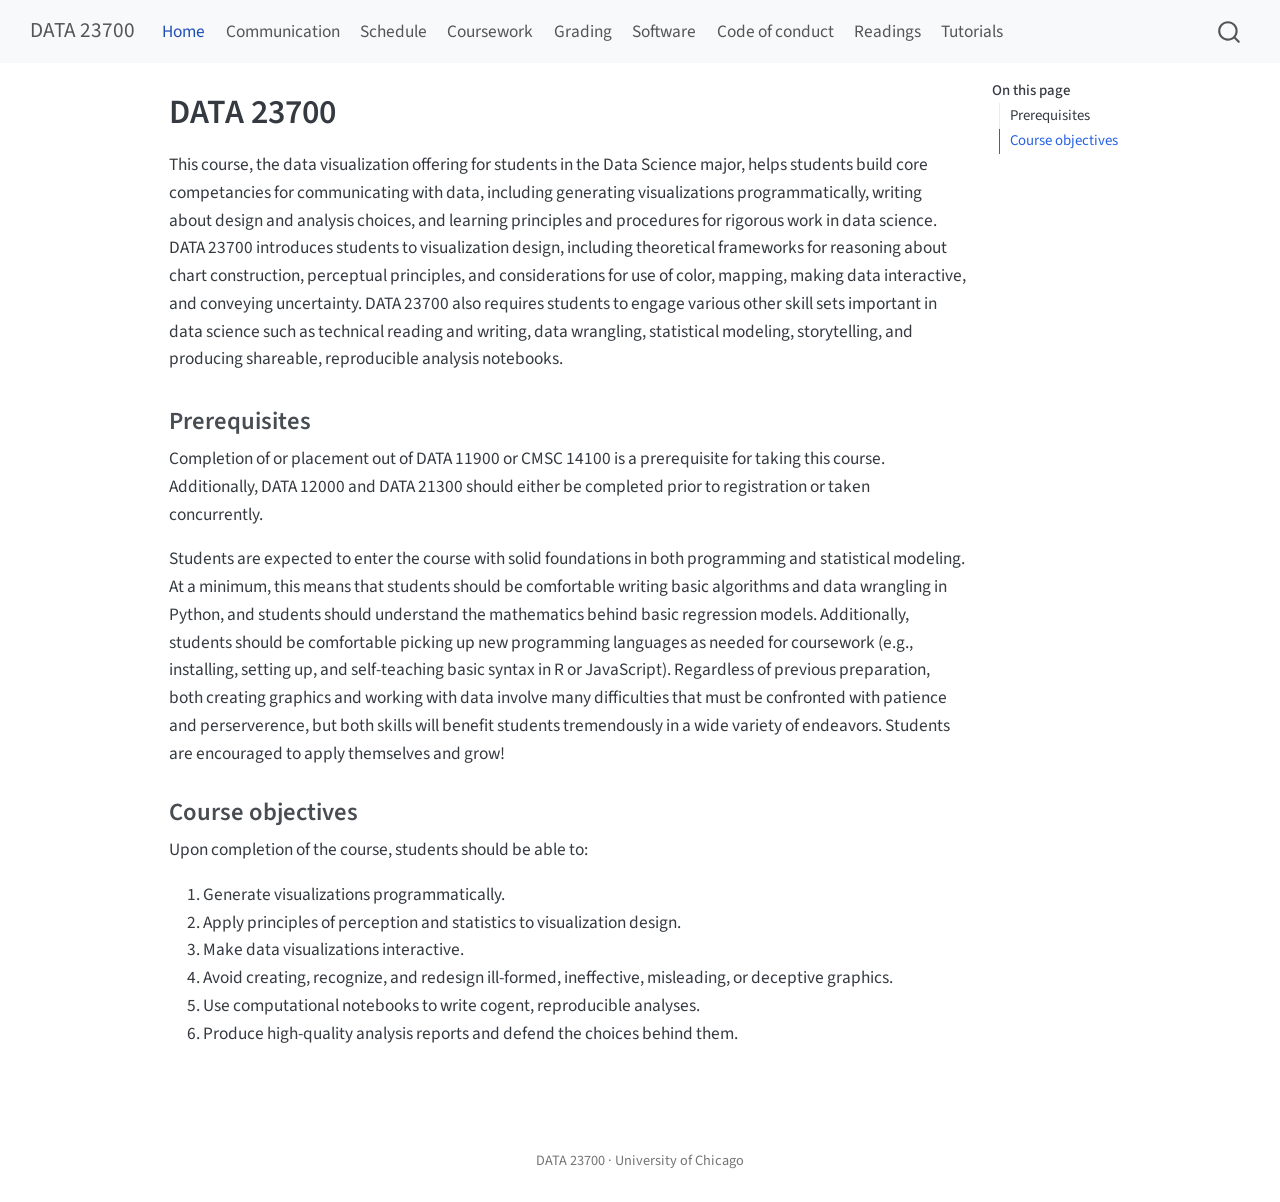
<file: docs/index.html>
<!DOCTYPE html>
<html xmlns="http://www.w3.org/1999/xhtml" lang="en" xml:lang="en"><head>

<meta charset="utf-8">
<meta name="generator" content="quarto-1.10.18">

<meta name="viewport" content="width=device-width, initial-scale=1.0, user-scalable=yes">


<title>DATA 23700</title>
<style>
/* Default styles provided by pandoc.
** See https://pandoc.org/MANUAL.html#variables-for-html for config info.
*/
span.smallcaps{font-variant: small-caps;}
div.columns{display: flex; gap: 1.5em;}
div.column{flex: auto;}
@media screen {
div.columns{gap: min(4vw, 1.5em);}
div.column{overflow-x: auto;}
}
div.hanging-indent{margin-left: 1.5em; text-indent: -1.5em;}
ul.task-list{list-style: none;}
ul.task-list li input[type="checkbox"] {
  width: 0.8em;
  margin: 0 0.8em 0.2em -1em; /* quarto-specific, see https://github.com/quarto-dev/quarto-cli/issues/4556 */ 
  vertical-align: middle;
}
</style>


<script src="site_libs/quarto-nav/quarto-nav.js"></script>
<script src="site_libs/quarto-nav/headroom.min.js"></script>
<script src="site_libs/clipboard/clipboard.min.js"></script>
<script src="site_libs/quarto-search/autocomplete.umd.js"></script>
<script src="site_libs/quarto-search/fuse.min.js"></script>
<script src="site_libs/quarto-search/quarto-search.js"></script>
<meta name="quarto:offset" content="./">
<script src="site_libs/quarto-html/quarto.js" type="module"></script>
<script src="site_libs/quarto-html/tabsets/tabsets.js" type="module"></script>
<script src="site_libs/quarto-html/popper.min.js"></script>
<script src="site_libs/quarto-html/tippy.umd.min.js"></script>
<script src="site_libs/quarto-html/anchor.min.js"></script>
<link href="site_libs/quarto-html/tippy.css" rel="stylesheet">
<link href="site_libs/quarto-html/quarto-syntax-highlighting-64a204ab8560d761af7679ceaba22944.css" rel="stylesheet" id="quarto-text-highlighting-styles">
<script src="site_libs/bootstrap/bootstrap.min.js"></script>
<link href="site_libs/bootstrap/bootstrap-icons.css" rel="stylesheet">
<link href="site_libs/bootstrap/bootstrap-445b8638c3d06994fee0907d791121c4.min.css" rel="stylesheet" append-hash="true" id="quarto-bootstrap" data-mode="light">
<script id="quarto-search-options" type="application/json">{
  "location": "navbar",
  "copy-button": false,
  "collapse-after": 3,
  "panel-placement": "end",
  "type": "overlay",
  "limit": 50,
  "keyboard-shortcut": [
    "f",
    "/",
    "s"
  ],
  "show-item-context": false,
  "language": {
    "search-no-results-text": "No results",
    "search-matching-documents-text": "matching documents",
    "search-copy-link-title": "Copy link to search",
    "search-hide-matches-text": "Hide additional matches",
    "search-more-match-text": "more match in this document",
    "search-more-matches-text": "more matches in this document",
    "search-clear-button-title": "Clear",
    "search-text-placeholder": "",
    "search-detached-cancel-button-title": "Cancel",
    "search-submit-button-title": "Submit",
    "search-label": "Search"
  }
}</script>


<link rel="stylesheet" href="styles.css">
</head>

<body class="nav-fixed quarto-light">

<div id="quarto-search-results"></div>
  <header id="quarto-header" class="headroom fixed-top">
    <nav class="navbar navbar-expand-lg " data-bs-theme="dark">
      <div class="navbar-container container-fluid">
      <div class="navbar-brand-container mx-auto">
    <a class="navbar-brand" href="./index.html">
    <span class="navbar-title">DATA 23700</span>
    </a>
  </div>
            <div id="quarto-search" class="" title="Search"></div>
          <button class="navbar-toggler" type="button" data-bs-toggle="collapse" data-bs-target="#navbarCollapse" aria-controls="navbarCollapse" role="menu" aria-expanded="false" aria-label="Toggle navigation" onclick="if (window.quartoToggleHeadroom) { window.quartoToggleHeadroom(); }">
  <span class="navbar-toggler-icon"></span>
</button>
          <div class="collapse navbar-collapse" id="navbarCollapse">
            <ul class="navbar-nav navbar-nav-scroll me-auto">
  <li class="nav-item">
    <a class="nav-link active" href="./index.html" aria-current="page"> 
<span class="menu-text">Home</span></a>
  </li>  
  <li class="nav-item">
    <a class="nav-link" href="./communication.html"> 
<span class="menu-text">Communication</span></a>
  </li>  
  <li class="nav-item">
    <a class="nav-link" href="./schedule.html"> 
<span class="menu-text">Schedule</span></a>
  </li>  
  <li class="nav-item">
    <a class="nav-link" href="./coursework.html"> 
<span class="menu-text">Coursework</span></a>
  </li>  
  <li class="nav-item">
    <a class="nav-link" href="./grading.html"> 
<span class="menu-text">Grading</span></a>
  </li>  
  <li class="nav-item">
    <a class="nav-link" href="./software.html"> 
<span class="menu-text">Software</span></a>
  </li>  
  <li class="nav-item">
    <a class="nav-link" href="./code-of-conduct.html"> 
<span class="menu-text">Code of conduct</span></a>
  </li>  
  <li class="nav-item">
    <a class="nav-link" href="./readings.html"> 
<span class="menu-text">Readings</span></a>
  </li>  
  <li class="nav-item">
    <a class="nav-link" href="./tutorials.html"> 
<span class="menu-text">Tutorials</span></a>
  </li>  
</ul>
          </div> <!-- /navcollapse -->
            <div class="quarto-navbar-tools">
</div>
      </div> <!-- /container-fluid -->
    </nav>
</header>
<!-- content -->
<div id="quarto-content" class="quarto-container page-columns page-rows-contents page-layout-article page-navbar">
<!-- sidebar -->
<!-- margin-sidebar -->
    <div id="quarto-margin-sidebar" class="sidebar margin-sidebar">
        <nav id="TOC" role="doc-toc" class="toc-active">
    <h2 id="toc-title">On this page</h2>
   
  <ul>
  <li><a href="#prerequisites" id="toc-prerequisites" class="nav-link active" data-scroll-target="#prerequisites">Prerequisites</a></li>
  <li><a href="#course-objectives" id="toc-course-objectives" class="nav-link" data-scroll-target="#course-objectives">Course objectives</a></li>
  </ul>
</nav>
    </div>
<!-- main -->
<main class="content" id="quarto-document-content">

<header id="title-block-header" class="quarto-title-block default">
<div class="quarto-title">
<h1 class="title">DATA 23700</h1>
</div>



<div class="quarto-title-meta">

    
  
    
  </div>
  


</header>


<p>This course, the data visualization offering for students in the Data Science major, helps students build core competancies for communicating with data, including generating visualizations programmatically, writing about design and analysis choices, and learning principles and procedures for rigorous work in data science. DATA 23700 introduces students to visualization design, including theoretical frameworks for reasoning about chart construction, perceptual principles, and considerations for use of color, mapping, making data interactive, and conveying uncertainty. DATA 23700 also requires students to engage various other skill sets important in data science such as technical reading and writing, data wrangling, statistical modeling, storytelling, and producing shareable, reproducible analysis notebooks.</p>
<section id="prerequisites" class="level3">
<h3 class="anchored" data-anchor-id="prerequisites">Prerequisites</h3>
<p>Completion of or placement out of DATA 11900 or CMSC 14100 is a prerequisite for taking this course. Additionally, DATA 12000 and DATA 21300 should either be completed prior to registration or taken concurrently.</p>
<p>Students are expected to enter the course with solid foundations in both programming and statistical modeling. At a minimum, this means that students should be comfortable writing basic algorithms and data wrangling in Python, and students should understand the mathematics behind basic regression models. Additionally, students should be comfortable picking up new programming languages as needed for coursework (e.g., installing, setting up, and self-teaching basic syntax in R or JavaScript). Regardless of previous preparation, both creating graphics and working with data involve many difficulties that must be confronted with patience and perserverence, but both skills will benefit students tremendously in a wide variety of endeavors. Students are encouraged to apply themselves and grow!</p>
</section>
<section id="course-objectives" class="level3">
<h3 class="anchored" data-anchor-id="course-objectives">Course objectives</h3>
<p>Upon completion of the course, students should be able to:</p>
<ol type="1">
<li>Generate visualizations programmatically.</li>
<li>Apply principles of perception and statistics to visualization design.</li>
<li>Make data visualizations interactive.</li>
<li>Avoid creating, recognize, and redesign ill-formed, ineffective, misleading, or deceptive graphics.</li>
<li>Use computational notebooks to write cogent, reproducible analyses.</li>
<li>Produce high-quality analysis reports and defend the choices behind them.</li>
</ol>


</section>

</main> <!-- /main -->
<script id="quarto-html-after-body" type="application/javascript">
  window.document.addEventListener("DOMContentLoaded", function (event) {
    const icon = "";
    const anchorJS = new window.AnchorJS();
    anchorJS.options = {
      placement: 'right',
      icon: icon
    };
    anchorJS.add('.anchored');
    const isCodeAnnotation = (el) => {
      for (const clz of el.classList) {
        if (clz.startsWith('code-annotation-')) {                     
          return true;
        }
      }
      return false;
    }
    const onCopySuccess = function(e) {
      // button target
      const button = e.trigger;
      // don't keep focus
      button.blur();
      // flash "checked"
      button.classList.add('code-copy-button-checked');
      var currentTitle = button.getAttribute("title");
      button.setAttribute("title", "Copied!");
      let tooltip;
      if (window.bootstrap) {
        button.setAttribute("data-bs-toggle", "tooltip");
        button.setAttribute("data-bs-placement", "left");
        button.setAttribute("data-bs-title", "Copied!");
        tooltip = new bootstrap.Tooltip(button, 
          { trigger: "manual", 
            customClass: "code-copy-button-tooltip",
            offset: [0, -8]});
        tooltip.show();    
      }
      setTimeout(function() {
        if (tooltip) {
          tooltip.hide();
          button.removeAttribute("data-bs-title");
          button.removeAttribute("data-bs-toggle");
          button.removeAttribute("data-bs-placement");
        }
        button.setAttribute("title", currentTitle);
        button.classList.remove('code-copy-button-checked');
      }, 1000);
      // clear code selection
      e.clearSelection();
    }
    const getTextToCopy = function(trigger) {
      const outerScaffold = trigger.parentElement.cloneNode(true);
      const codeEl = outerScaffold.querySelector('code');
      for (const childEl of codeEl.children) {
        if (isCodeAnnotation(childEl)) {
          childEl.remove();
        }
      }
      return codeEl.innerText;
    }
    const clipboard = new window.ClipboardJS('.code-copy-button:not([data-in-quarto-modal])', {
      text: getTextToCopy
    });
    clipboard.on('success', onCopySuccess);
    if (window.document.getElementById('quarto-embedded-source-code-modal')) {
      const clipboardModal = new window.ClipboardJS('.code-copy-button[data-in-quarto-modal]', {
        text: getTextToCopy,
        container: window.document.getElementById('quarto-embedded-source-code-modal')
      });
      clipboardModal.on('success', onCopySuccess);
    }
      var localhostRegex = new RegExp(/^(?:http|https):\/\/localhost\:?[0-9]*\//);
      var mailtoRegex = new RegExp(/^mailto:/);
        var filterRegex = new RegExp("https:\/\/kalealex\.github\.io\/data23700\/");
      var isInternal = (href) => {
          return filterRegex.test(href) || localhostRegex.test(href) || mailtoRegex.test(href);
      }
      // Inspect non-navigation links and adorn them if external
     var links = window.document.querySelectorAll('a[href]:not(.nav-link):not(.navbar-brand):not(.toc-action):not(.sidebar-link):not(.sidebar-item-toggle):not(.pagination-link):not(.no-external):not([aria-hidden]):not(.dropdown-item):not(.quarto-navigation-tool):not(.about-link)');
      for (var i=0; i<links.length; i++) {
        const link = links[i];
        if (!isInternal(link.href)) {
          // undo the damage that might have been done by quarto-nav.js in the case of
          // links that we want to consider external
          if (link.dataset.originalHref !== undefined) {
            link.href = link.dataset.originalHref;
          }
        }
      }
    function tippyHover(el, contentFn, onTriggerFn, onUntriggerFn) {
      const config = {
        allowHTML: true,
        maxWidth: 500,
        delay: 100,
        arrow: false,
        appendTo: function(el) {
            return el.parentElement;
        },
        interactive: true,
        interactiveBorder: 10,
        theme: 'quarto',
        placement: 'bottom-start',
      };
      if (contentFn) {
        config.content = contentFn;
      }
      if (onTriggerFn) {
        config.onTrigger = onTriggerFn;
      }
      if (onUntriggerFn) {
        config.onUntrigger = onUntriggerFn;
      }
      window.tippy(el, config); 
    }
    const noterefs = window.document.querySelectorAll('a[role="doc-noteref"]');
    for (var i=0; i<noterefs.length; i++) {
      const ref = noterefs[i];
      tippyHover(ref, function() {
        // use id or data attribute instead here
        let href = ref.getAttribute('data-footnote-href') || ref.getAttribute('href');
        try { href = new URL(href).hash; } catch {}
        const id = href.replace(/^#\/?/, "");
        const note = window.document.getElementById(id);
        if (note) {
          return note.innerHTML;
        } else {
          return "";
        }
      });
    }
    const xrefs = window.document.querySelectorAll('a.quarto-xref');
    const processXRef = (id, note) => {
      // Strip column container classes
      const stripColumnClz = (el) => {
        el.classList.remove("page-full", "page-columns");
        if (el.children) {
          for (const child of el.children) {
            stripColumnClz(child);
          }
        }
      }
      stripColumnClz(note)
      if (id === null || id.startsWith('sec-')) {
        // Special case sections, only their first couple elements
        const container = document.createElement("div");
        if (note.children && note.children.length > 2) {
          container.appendChild(note.children[0].cloneNode(true));
          for (let i = 1; i < note.children.length; i++) {
            const child = note.children[i];
            if (child.tagName === "P" && child.innerText === "") {
              continue;
            } else {
              container.appendChild(child.cloneNode(true));
              break;
            }
          }
          if (window.Quarto?.typesetMath) {
            window.Quarto.typesetMath(container);
          }
          return container.innerHTML
        } else {
          if (window.Quarto?.typesetMath) {
            window.Quarto.typesetMath(note);
          }
          return note.innerHTML;
        }
      } else {
        // Remove any anchor links if they are present
        const anchorLink = note.querySelector('a.anchorjs-link');
        if (anchorLink) {
          anchorLink.remove();
        }
        if (window.Quarto?.typesetMath) {
          window.Quarto.typesetMath(note);
        }
        if (note.classList.contains("callout")) {
          return note.outerHTML;
        } else {
          return note.innerHTML;
        }
      }
    }
    for (var i=0; i<xrefs.length; i++) {
      const xref = xrefs[i];
      tippyHover(xref, undefined, function(instance) {
        instance.disable();
        let url = xref.getAttribute('href');
        let hash = undefined; 
        if (url.startsWith('#')) {
          hash = url;
        } else {
          try { hash = new URL(url).hash; } catch {}
        }
        if (hash) {
          const id = hash.replace(/^#\/?/, "");
          const note = window.document.getElementById(id);
          if (note !== null) {
            try {
              const html = processXRef(id, note.cloneNode(true));
              instance.setContent(html);
            } finally {
              instance.enable();
              instance.show();
            }
          } else {
            // See if we can fetch this
            fetch(url.split('#')[0])
            .then(res => res.text())
            .then(html => {
              const parser = new DOMParser();
              const htmlDoc = parser.parseFromString(html, "text/html");
              const note = htmlDoc.getElementById(id);
              if (note !== null) {
                const html = processXRef(id, note);
                instance.setContent(html);
              } 
            }).finally(() => {
              instance.enable();
              instance.show();
            });
          }
        } else {
          // See if we can fetch a full url (with no hash to target)
          // This is a special case and we should probably do some content thinning / targeting
          fetch(url)
          .then(res => res.text())
          .then(html => {
            const parser = new DOMParser();
            const htmlDoc = parser.parseFromString(html, "text/html");
            const note = htmlDoc.querySelector('main.content');
            if (note !== null) {
              // This should only happen for chapter cross references
              // (since there is no id in the URL)
              // remove the first header
              if (note.children.length > 0 && note.children[0].tagName === "HEADER") {
                note.children[0].remove();
              }
              const html = processXRef(null, note);
              instance.setContent(html);
            } 
          }).finally(() => {
            instance.enable();
            instance.show();
          });
        }
      }, function(instance) {
      });
    }
        let selectedAnnoteEl;
        const selectorForAnnotation = ( cell, annotation) => {
          let cellAttr = 'data-code-cell="' + cell + '"';
          let lineAttr = 'data-code-annotation="' +  annotation + '"';
          const selector = 'span[' + cellAttr + '][' + lineAttr + ']';
          return selector;
        }
        const selectCodeLines = (annoteEl) => {
          const doc = window.document;
          const targetCell = annoteEl.getAttribute("data-target-cell");
          const targetAnnotation = annoteEl.getAttribute("data-target-annotation");
          const annoteSpan = window.document.querySelector(selectorForAnnotation(targetCell, targetAnnotation));
          const lines = annoteSpan.getAttribute("data-code-lines").split(",");
          const lineIds = lines.map((line) => {
            return targetCell + "-" + line;
          })
          let top = null;
          let height = null;
          let parent = null;
          if (lineIds.length > 0) {
              //compute the position of the single el (top and bottom and make a div)
              const el = window.document.getElementById(lineIds[0]);
              top = el.offsetTop;
              height = el.offsetHeight;
              parent = el.parentElement.parentElement;
            if (lineIds.length > 1) {
              const lastEl = window.document.getElementById(lineIds[lineIds.length - 1]);
              const bottom = lastEl.offsetTop + lastEl.offsetHeight;
              height = bottom - top;
            }
            if (top !== null && height !== null && parent !== null) {
              // cook up a div (if necessary) and position it 
              let div = window.document.getElementById("code-annotation-line-highlight");
              if (div === null) {
                div = window.document.createElement("div");
                div.setAttribute("id", "code-annotation-line-highlight");
                div.style.position = 'absolute';
                parent.appendChild(div);
              }
              div.style.top = top - 2 + "px";
              div.style.height = height + 4 + "px";
              div.style.left = 0;
              let gutterDiv = window.document.getElementById("code-annotation-line-highlight-gutter");
              if (gutterDiv === null) {
                gutterDiv = window.document.createElement("div");
                gutterDiv.setAttribute("id", "code-annotation-line-highlight-gutter");
                gutterDiv.style.position = 'absolute';
                const codeCell = window.document.getElementById(targetCell);
                const gutter = codeCell.querySelector('.code-annotation-gutter');
                gutter.appendChild(gutterDiv);
              }
              gutterDiv.style.top = top - 2 + "px";
              gutterDiv.style.height = height + 4 + "px";
            }
            selectedAnnoteEl = annoteEl;
          }
        };
        const unselectCodeLines = () => {
          const elementsIds = ["code-annotation-line-highlight", "code-annotation-line-highlight-gutter"];
          elementsIds.forEach((elId) => {
            const div = window.document.getElementById(elId);
            if (div) {
              div.remove();
            }
          });
          selectedAnnoteEl = undefined;
        };
          // Handle positioning of the toggle
      window.addEventListener(
        "resize",
        throttle(() => {
          elRect = undefined;
          if (selectedAnnoteEl) {
            selectCodeLines(selectedAnnoteEl);
          }
        }, 10)
      );
      function throttle(fn, ms) {
      let throttle = false;
      let timer;
        return (...args) => {
          if(!throttle) { // first call gets through
              fn.apply(this, args);
              throttle = true;
          } else { // all the others get throttled
              if(timer) clearTimeout(timer); // cancel #2
              timer = setTimeout(() => {
                fn.apply(this, args);
                timer = throttle = false;
              }, ms);
          }
        };
      }
        // Attach click handler to the DT
        const annoteDls = window.document.querySelectorAll('dt[data-target-cell]');
        for (const annoteDlNode of annoteDls) {
          annoteDlNode.addEventListener('click', (event) => {
            const clickedEl = event.target;
            if (clickedEl !== selectedAnnoteEl) {
              unselectCodeLines();
              const activeEl = window.document.querySelector('dt[data-target-cell].code-annotation-active');
              if (activeEl) {
                activeEl.classList.remove('code-annotation-active');
              }
              selectCodeLines(clickedEl);
              clickedEl.classList.add('code-annotation-active');
            } else {
              // Unselect the line
              unselectCodeLines();
              clickedEl.classList.remove('code-annotation-active');
            }
          });
        }
    const findCites = (el) => {
      const parentEl = el.parentElement;
      if (parentEl) {
        const cites = parentEl.dataset.cites;
        if (cites) {
          return {
            el,
            cites: cites.split(' ')
          };
        } else {
          return findCites(el.parentElement)
        }
      } else {
        return undefined;
      }
    };
    var bibliorefs = window.document.querySelectorAll('a[role="doc-biblioref"]');
    for (var i=0; i<bibliorefs.length; i++) {
      const ref = bibliorefs[i];
      const citeInfo = findCites(ref);
      if (citeInfo) {
        tippyHover(citeInfo.el, function() {
          var popup = window.document.createElement('div');
          citeInfo.cites.forEach(function(cite) {
            var citeDiv = window.document.createElement('div');
            citeDiv.classList.add('hanging-indent');
            citeDiv.classList.add('csl-entry');
            var biblioDiv = window.document.getElementById('ref-' + cite);
            if (biblioDiv) {
              citeDiv.innerHTML = biblioDiv.innerHTML;
            }
            popup.appendChild(citeDiv);
          });
          return popup.innerHTML;
        });
      }
    }
  });
  </script>
</div> <!-- /content -->
<footer class="footer">
  <div class="nav-footer">
    <div class="nav-footer-left">
      &nbsp;
    </div>   
    <div class="nav-footer-center">
<p>DATA 23700 · University of Chicago</p>
</div>
    <div class="nav-footer-right">
      &nbsp;
    </div>
  </div>
</footer>




</body></html>
</file>
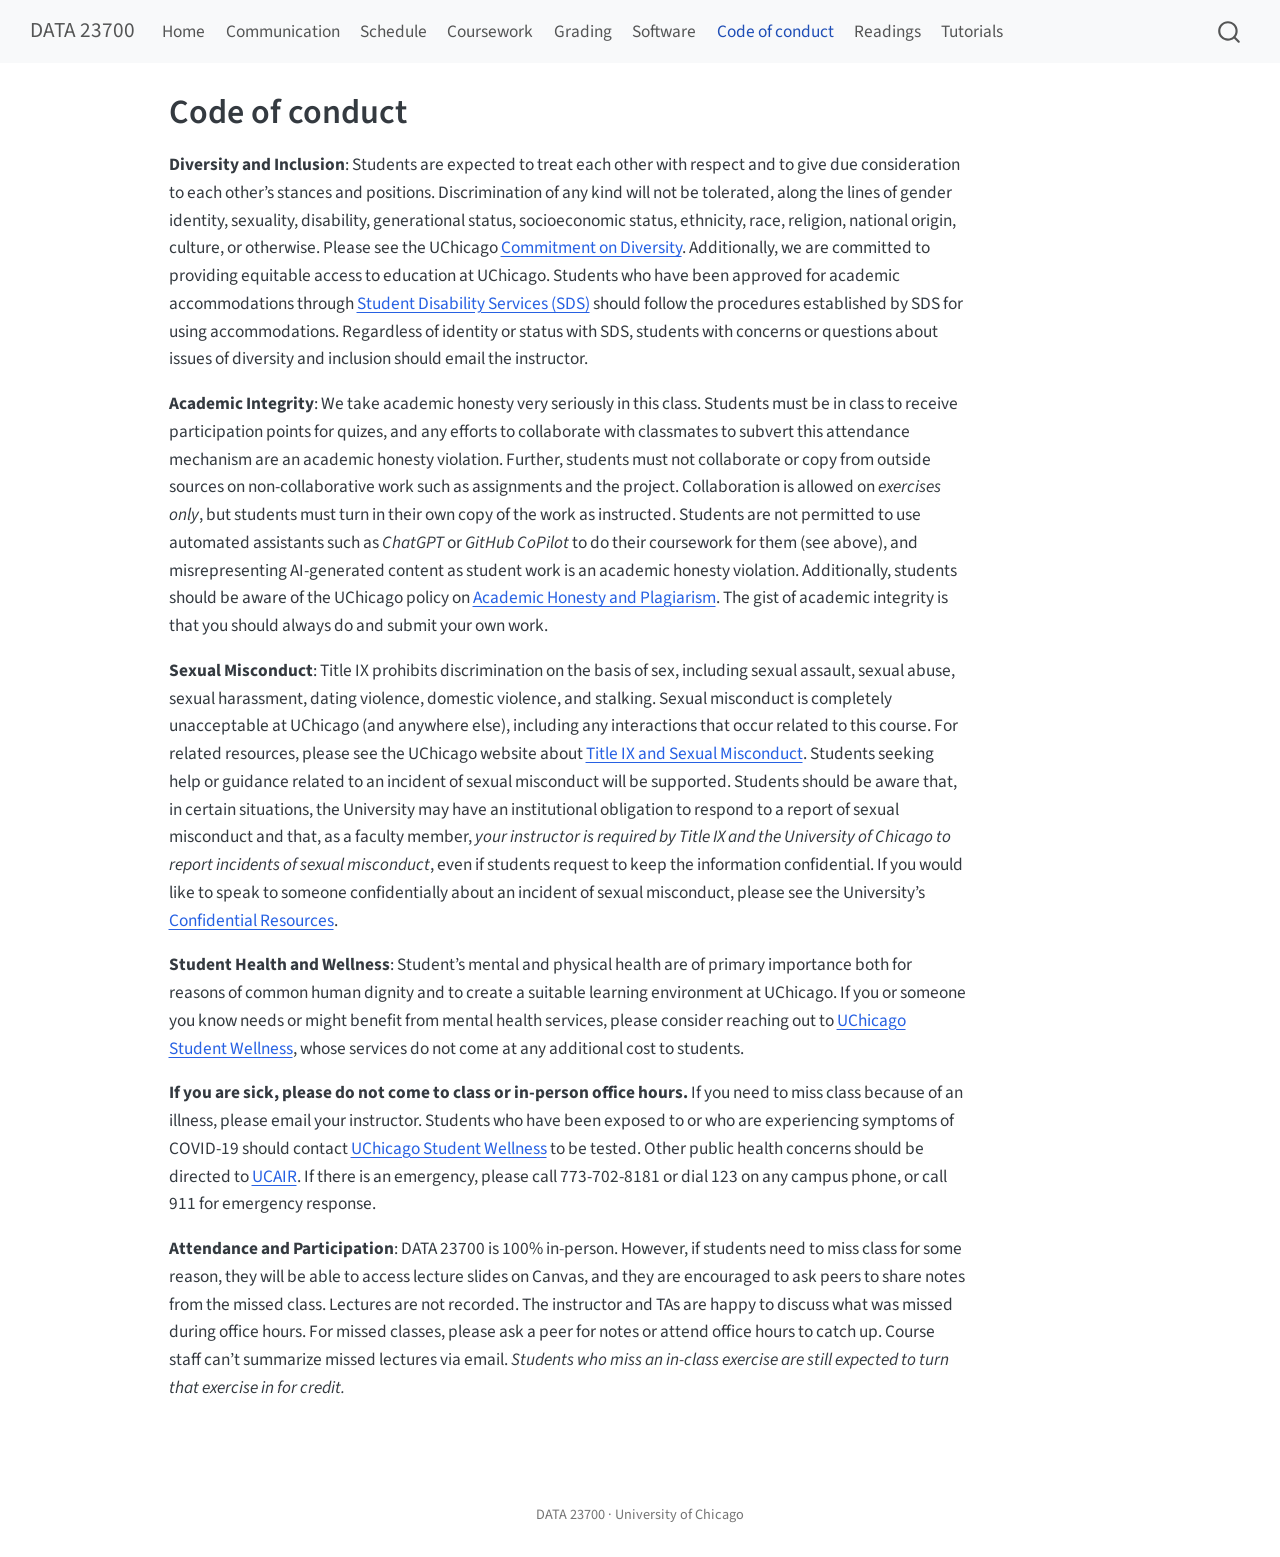
<file: docs/code-of-conduct.html>
<!DOCTYPE html>
<html xmlns="http://www.w3.org/1999/xhtml" lang="en" xml:lang="en"><head>

<meta charset="utf-8">
<meta name="generator" content="quarto-1.10.18">

<meta name="viewport" content="width=device-width, initial-scale=1.0, user-scalable=yes">


<title>Code of conduct – DATA 23700</title>
<style>
/* Default styles provided by pandoc.
** See https://pandoc.org/MANUAL.html#variables-for-html for config info.
*/
span.smallcaps{font-variant: small-caps;}
div.columns{display: flex; gap: 1.5em;}
div.column{flex: auto;}
@media screen {
div.columns{gap: min(4vw, 1.5em);}
div.column{overflow-x: auto;}
}
div.hanging-indent{margin-left: 1.5em; text-indent: -1.5em;}
ul.task-list{list-style: none;}
ul.task-list li input[type="checkbox"] {
  width: 0.8em;
  margin: 0 0.8em 0.2em -1em; /* quarto-specific, see https://github.com/quarto-dev/quarto-cli/issues/4556 */ 
  vertical-align: middle;
}
</style>


<script src="site_libs/quarto-nav/quarto-nav.js"></script>
<script src="site_libs/quarto-nav/headroom.min.js"></script>
<script src="site_libs/clipboard/clipboard.min.js"></script>
<script src="site_libs/quarto-search/autocomplete.umd.js"></script>
<script src="site_libs/quarto-search/fuse.min.js"></script>
<script src="site_libs/quarto-search/quarto-search.js"></script>
<meta name="quarto:offset" content="./">
<script src="site_libs/quarto-html/quarto.js" type="module"></script>
<script src="site_libs/quarto-html/tabsets/tabsets.js" type="module"></script>
<script src="site_libs/quarto-html/popper.min.js"></script>
<script src="site_libs/quarto-html/tippy.umd.min.js"></script>
<script src="site_libs/quarto-html/anchor.min.js"></script>
<link href="site_libs/quarto-html/tippy.css" rel="stylesheet">
<link href="site_libs/quarto-html/quarto-syntax-highlighting-64a204ab8560d761af7679ceaba22944.css" rel="stylesheet" id="quarto-text-highlighting-styles">
<script src="site_libs/bootstrap/bootstrap.min.js"></script>
<link href="site_libs/bootstrap/bootstrap-icons.css" rel="stylesheet">
<link href="site_libs/bootstrap/bootstrap-445b8638c3d06994fee0907d791121c4.min.css" rel="stylesheet" append-hash="true" id="quarto-bootstrap" data-mode="light">
<script id="quarto-search-options" type="application/json">{
  "location": "navbar",
  "copy-button": false,
  "collapse-after": 3,
  "panel-placement": "end",
  "type": "overlay",
  "limit": 50,
  "keyboard-shortcut": [
    "f",
    "/",
    "s"
  ],
  "show-item-context": false,
  "language": {
    "search-no-results-text": "No results",
    "search-matching-documents-text": "matching documents",
    "search-copy-link-title": "Copy link to search",
    "search-hide-matches-text": "Hide additional matches",
    "search-more-match-text": "more match in this document",
    "search-more-matches-text": "more matches in this document",
    "search-clear-button-title": "Clear",
    "search-text-placeholder": "",
    "search-detached-cancel-button-title": "Cancel",
    "search-submit-button-title": "Submit",
    "search-label": "Search"
  }
}</script>


<link rel="stylesheet" href="styles.css">
</head>

<body class="nav-fixed quarto-light">

<div id="quarto-search-results"></div>
  <header id="quarto-header" class="headroom fixed-top">
    <nav class="navbar navbar-expand-lg " data-bs-theme="dark">
      <div class="navbar-container container-fluid">
      <div class="navbar-brand-container mx-auto">
    <a class="navbar-brand" href="./index.html">
    <span class="navbar-title">DATA 23700</span>
    </a>
  </div>
            <div id="quarto-search" class="" title="Search"></div>
          <button class="navbar-toggler" type="button" data-bs-toggle="collapse" data-bs-target="#navbarCollapse" aria-controls="navbarCollapse" role="menu" aria-expanded="false" aria-label="Toggle navigation" onclick="if (window.quartoToggleHeadroom) { window.quartoToggleHeadroom(); }">
  <span class="navbar-toggler-icon"></span>
</button>
          <div class="collapse navbar-collapse" id="navbarCollapse">
            <ul class="navbar-nav navbar-nav-scroll me-auto">
  <li class="nav-item">
    <a class="nav-link" href="./index.html"> 
<span class="menu-text">Home</span></a>
  </li>  
  <li class="nav-item">
    <a class="nav-link" href="./communication.html"> 
<span class="menu-text">Communication</span></a>
  </li>  
  <li class="nav-item">
    <a class="nav-link" href="./schedule.html"> 
<span class="menu-text">Schedule</span></a>
  </li>  
  <li class="nav-item">
    <a class="nav-link" href="./coursework.html"> 
<span class="menu-text">Coursework</span></a>
  </li>  
  <li class="nav-item">
    <a class="nav-link" href="./grading.html"> 
<span class="menu-text">Grading</span></a>
  </li>  
  <li class="nav-item">
    <a class="nav-link" href="./software.html"> 
<span class="menu-text">Software</span></a>
  </li>  
  <li class="nav-item">
    <a class="nav-link active" href="./code-of-conduct.html" aria-current="page"> 
<span class="menu-text">Code of conduct</span></a>
  </li>  
  <li class="nav-item">
    <a class="nav-link" href="./readings.html"> 
<span class="menu-text">Readings</span></a>
  </li>  
  <li class="nav-item">
    <a class="nav-link" href="./tutorials.html"> 
<span class="menu-text">Tutorials</span></a>
  </li>  
</ul>
          </div> <!-- /navcollapse -->
            <div class="quarto-navbar-tools">
</div>
      </div> <!-- /container-fluid -->
    </nav>
</header>
<!-- content -->
<div id="quarto-content" class="quarto-container page-columns page-rows-contents page-layout-article page-navbar">
<!-- sidebar -->
<!-- margin-sidebar -->
    <div id="quarto-margin-sidebar" class="sidebar margin-sidebar zindex-bottom">
        
    </div>
<!-- main -->
<main class="content" id="quarto-document-content">

<header id="title-block-header" class="quarto-title-block default">
<div class="quarto-title">
<h1 class="title">Code of conduct</h1>
</div>



<div class="quarto-title-meta">

    
  
    
  </div>
  


</header>


<p><strong>Diversity and Inclusion</strong>: Students are expected to treat each other with respect and to give due consideration to each other’s stances and positions. Discrimination of any kind will not be tolerated, along the lines of gender identity, sexuality, disability, generational status, socioeconomic status, ethnicity, race, religion, national origin, culture, or otherwise. Please see the UChicago <a href="https://diversityandinclusion.uchicago.edu/commitment/">Commitment on Diversity</a>. Additionally, we are committed to providing equitable access to education at UChicago. Students who have been approved for academic accommodations through <a href="https://disabilities.uchicago.edu/">Student Disability Services (SDS)</a> should follow the procedures established by SDS for using accommodations. Regardless of identity or status with SDS, students with concerns or questions about issues of diversity and inclusion should email the instructor.</p>
<p><strong>Academic Integrity</strong>: We take academic honesty very seriously in this class. Students must be in class to receive participation points for quizes, and any efforts to collaborate with classmates to subvert this attendance mechanism are an academic honesty violation. Further, students must not collaborate or copy from outside sources on non-collaborative work such as assignments and the project. Collaboration is allowed on <em>exercises only</em>, but students must turn in their own copy of the work as instructed. Students are not permitted to use automated assistants such as <em>ChatGPT</em> or <em>GitHub CoPilot</em> to do their coursework for them (see above), and misrepresenting AI-generated content as student work is an academic honesty violation. Additionally, students should be aware of the UChicago policy on <a href="https://studentmanual.uchicago.edu/academic-policies/academic-honesty-plagiarism/">Academic Honesty and Plagiarism</a>. The gist of academic integrity is that you should always do and submit your own work.</p>
<p><strong>Sexual Misconduct</strong>: Title IX prohibits discrimination on the basis of sex, including sexual assault, sexual abuse, sexual harassment, dating violence, domestic violence, and stalking. Sexual misconduct is completely unacceptable at UChicago (and anywhere else), including any interactions that occur related to this course. For related resources, please see the UChicago website about <a href="https://equalopportunityprograms.uchicago.edu/title-ix-and-university-policy/">Title IX and Sexual Misconduct</a>. Students seeking help or guidance related to an incident of sexual misconduct will be supported. Students should be aware that, in certain situations, the University may have an institutional obligation to respond to a report of sexual misconduct and that, as a faculty member, <em>your instructor is required by Title IX and the University of Chicago to report incidents of sexual misconduct</em>, even if students request to keep the information confidential. If you would like to speak to someone confidentially about an incident of sexual misconduct, please see the University’s <a href="https://equalopportunityprograms.uchicago.edu/confidential-resources/">Confidential Resources</a>.</p>
<p><strong>Student Health and Wellness</strong>: Student’s mental and physical health are of primary importance both for reasons of common human dignity and to create a suitable learning environment at UChicago. If you or someone you know needs or might benefit from mental health services, please consider reaching out to <a href="https://wellness.uchicago.edu/mental-health/">UChicago Student Wellness</a>, whose services do not come at any additional cost to students.</p>
<p><strong>If you are sick, please do not come to class or in-person office hours.</strong> If you need to miss class because of an illness, please email your instructor. Students who have been exposed to or who are experiencing symptoms of COVID-19 should contact <a href="https://wellness.uchicago.edu/">UChicago Student Wellness</a> to be tested. Other public health concerns should be directed to <a href="https://ucair.uchicago.edu/">UCAIR</a>. If there is an emergency, please call 773-702-8181 or dial 123 on any campus phone, or call 911 for emergency response.</p>
<p><strong>Attendance and Participation</strong>: DATA 23700 is 100% in-person. However, if students need to miss class for some reason, they will be able to access lecture slides on Canvas, and they are encouraged to ask peers to share notes from the missed class. Lectures are not recorded. The instructor and TAs are happy to discuss what was missed during office hours. For missed classes, please ask a peer for notes or attend office hours to catch up. Course staff can’t summarize missed lectures via email. <em>Students who miss an in-class exercise are still expected to turn that exercise in for credit.</em></p>



</main> <!-- /main -->
<script id="quarto-html-after-body" type="application/javascript">
  window.document.addEventListener("DOMContentLoaded", function (event) {
    const icon = "";
    const anchorJS = new window.AnchorJS();
    anchorJS.options = {
      placement: 'right',
      icon: icon
    };
    anchorJS.add('.anchored');
    const isCodeAnnotation = (el) => {
      for (const clz of el.classList) {
        if (clz.startsWith('code-annotation-')) {                     
          return true;
        }
      }
      return false;
    }
    const onCopySuccess = function(e) {
      // button target
      const button = e.trigger;
      // don't keep focus
      button.blur();
      // flash "checked"
      button.classList.add('code-copy-button-checked');
      var currentTitle = button.getAttribute("title");
      button.setAttribute("title", "Copied!");
      let tooltip;
      if (window.bootstrap) {
        button.setAttribute("data-bs-toggle", "tooltip");
        button.setAttribute("data-bs-placement", "left");
        button.setAttribute("data-bs-title", "Copied!");
        tooltip = new bootstrap.Tooltip(button, 
          { trigger: "manual", 
            customClass: "code-copy-button-tooltip",
            offset: [0, -8]});
        tooltip.show();    
      }
      setTimeout(function() {
        if (tooltip) {
          tooltip.hide();
          button.removeAttribute("data-bs-title");
          button.removeAttribute("data-bs-toggle");
          button.removeAttribute("data-bs-placement");
        }
        button.setAttribute("title", currentTitle);
        button.classList.remove('code-copy-button-checked');
      }, 1000);
      // clear code selection
      e.clearSelection();
    }
    const getTextToCopy = function(trigger) {
      const outerScaffold = trigger.parentElement.cloneNode(true);
      const codeEl = outerScaffold.querySelector('code');
      for (const childEl of codeEl.children) {
        if (isCodeAnnotation(childEl)) {
          childEl.remove();
        }
      }
      return codeEl.innerText;
    }
    const clipboard = new window.ClipboardJS('.code-copy-button:not([data-in-quarto-modal])', {
      text: getTextToCopy
    });
    clipboard.on('success', onCopySuccess);
    if (window.document.getElementById('quarto-embedded-source-code-modal')) {
      const clipboardModal = new window.ClipboardJS('.code-copy-button[data-in-quarto-modal]', {
        text: getTextToCopy,
        container: window.document.getElementById('quarto-embedded-source-code-modal')
      });
      clipboardModal.on('success', onCopySuccess);
    }
      var localhostRegex = new RegExp(/^(?:http|https):\/\/localhost\:?[0-9]*\//);
      var mailtoRegex = new RegExp(/^mailto:/);
        var filterRegex = new RegExp("https:\/\/kalealex\.github\.io\/data23700\/");
      var isInternal = (href) => {
          return filterRegex.test(href) || localhostRegex.test(href) || mailtoRegex.test(href);
      }
      // Inspect non-navigation links and adorn them if external
     var links = window.document.querySelectorAll('a[href]:not(.nav-link):not(.navbar-brand):not(.toc-action):not(.sidebar-link):not(.sidebar-item-toggle):not(.pagination-link):not(.no-external):not([aria-hidden]):not(.dropdown-item):not(.quarto-navigation-tool):not(.about-link)');
      for (var i=0; i<links.length; i++) {
        const link = links[i];
        if (!isInternal(link.href)) {
          // undo the damage that might have been done by quarto-nav.js in the case of
          // links that we want to consider external
          if (link.dataset.originalHref !== undefined) {
            link.href = link.dataset.originalHref;
          }
        }
      }
    function tippyHover(el, contentFn, onTriggerFn, onUntriggerFn) {
      const config = {
        allowHTML: true,
        maxWidth: 500,
        delay: 100,
        arrow: false,
        appendTo: function(el) {
            return el.parentElement;
        },
        interactive: true,
        interactiveBorder: 10,
        theme: 'quarto',
        placement: 'bottom-start',
      };
      if (contentFn) {
        config.content = contentFn;
      }
      if (onTriggerFn) {
        config.onTrigger = onTriggerFn;
      }
      if (onUntriggerFn) {
        config.onUntrigger = onUntriggerFn;
      }
      window.tippy(el, config); 
    }
    const noterefs = window.document.querySelectorAll('a[role="doc-noteref"]');
    for (var i=0; i<noterefs.length; i++) {
      const ref = noterefs[i];
      tippyHover(ref, function() {
        // use id or data attribute instead here
        let href = ref.getAttribute('data-footnote-href') || ref.getAttribute('href');
        try { href = new URL(href).hash; } catch {}
        const id = href.replace(/^#\/?/, "");
        const note = window.document.getElementById(id);
        if (note) {
          return note.innerHTML;
        } else {
          return "";
        }
      });
    }
    const xrefs = window.document.querySelectorAll('a.quarto-xref');
    const processXRef = (id, note) => {
      // Strip column container classes
      const stripColumnClz = (el) => {
        el.classList.remove("page-full", "page-columns");
        if (el.children) {
          for (const child of el.children) {
            stripColumnClz(child);
          }
        }
      }
      stripColumnClz(note)
      if (id === null || id.startsWith('sec-')) {
        // Special case sections, only their first couple elements
        const container = document.createElement("div");
        if (note.children && note.children.length > 2) {
          container.appendChild(note.children[0].cloneNode(true));
          for (let i = 1; i < note.children.length; i++) {
            const child = note.children[i];
            if (child.tagName === "P" && child.innerText === "") {
              continue;
            } else {
              container.appendChild(child.cloneNode(true));
              break;
            }
          }
          if (window.Quarto?.typesetMath) {
            window.Quarto.typesetMath(container);
          }
          return container.innerHTML
        } else {
          if (window.Quarto?.typesetMath) {
            window.Quarto.typesetMath(note);
          }
          return note.innerHTML;
        }
      } else {
        // Remove any anchor links if they are present
        const anchorLink = note.querySelector('a.anchorjs-link');
        if (anchorLink) {
          anchorLink.remove();
        }
        if (window.Quarto?.typesetMath) {
          window.Quarto.typesetMath(note);
        }
        if (note.classList.contains("callout")) {
          return note.outerHTML;
        } else {
          return note.innerHTML;
        }
      }
    }
    for (var i=0; i<xrefs.length; i++) {
      const xref = xrefs[i];
      tippyHover(xref, undefined, function(instance) {
        instance.disable();
        let url = xref.getAttribute('href');
        let hash = undefined; 
        if (url.startsWith('#')) {
          hash = url;
        } else {
          try { hash = new URL(url).hash; } catch {}
        }
        if (hash) {
          const id = hash.replace(/^#\/?/, "");
          const note = window.document.getElementById(id);
          if (note !== null) {
            try {
              const html = processXRef(id, note.cloneNode(true));
              instance.setContent(html);
            } finally {
              instance.enable();
              instance.show();
            }
          } else {
            // See if we can fetch this
            fetch(url.split('#')[0])
            .then(res => res.text())
            .then(html => {
              const parser = new DOMParser();
              const htmlDoc = parser.parseFromString(html, "text/html");
              const note = htmlDoc.getElementById(id);
              if (note !== null) {
                const html = processXRef(id, note);
                instance.setContent(html);
              } 
            }).finally(() => {
              instance.enable();
              instance.show();
            });
          }
        } else {
          // See if we can fetch a full url (with no hash to target)
          // This is a special case and we should probably do some content thinning / targeting
          fetch(url)
          .then(res => res.text())
          .then(html => {
            const parser = new DOMParser();
            const htmlDoc = parser.parseFromString(html, "text/html");
            const note = htmlDoc.querySelector('main.content');
            if (note !== null) {
              // This should only happen for chapter cross references
              // (since there is no id in the URL)
              // remove the first header
              if (note.children.length > 0 && note.children[0].tagName === "HEADER") {
                note.children[0].remove();
              }
              const html = processXRef(null, note);
              instance.setContent(html);
            } 
          }).finally(() => {
            instance.enable();
            instance.show();
          });
        }
      }, function(instance) {
      });
    }
        let selectedAnnoteEl;
        const selectorForAnnotation = ( cell, annotation) => {
          let cellAttr = 'data-code-cell="' + cell + '"';
          let lineAttr = 'data-code-annotation="' +  annotation + '"';
          const selector = 'span[' + cellAttr + '][' + lineAttr + ']';
          return selector;
        }
        const selectCodeLines = (annoteEl) => {
          const doc = window.document;
          const targetCell = annoteEl.getAttribute("data-target-cell");
          const targetAnnotation = annoteEl.getAttribute("data-target-annotation");
          const annoteSpan = window.document.querySelector(selectorForAnnotation(targetCell, targetAnnotation));
          const lines = annoteSpan.getAttribute("data-code-lines").split(",");
          const lineIds = lines.map((line) => {
            return targetCell + "-" + line;
          })
          let top = null;
          let height = null;
          let parent = null;
          if (lineIds.length > 0) {
              //compute the position of the single el (top and bottom and make a div)
              const el = window.document.getElementById(lineIds[0]);
              top = el.offsetTop;
              height = el.offsetHeight;
              parent = el.parentElement.parentElement;
            if (lineIds.length > 1) {
              const lastEl = window.document.getElementById(lineIds[lineIds.length - 1]);
              const bottom = lastEl.offsetTop + lastEl.offsetHeight;
              height = bottom - top;
            }
            if (top !== null && height !== null && parent !== null) {
              // cook up a div (if necessary) and position it 
              let div = window.document.getElementById("code-annotation-line-highlight");
              if (div === null) {
                div = window.document.createElement("div");
                div.setAttribute("id", "code-annotation-line-highlight");
                div.style.position = 'absolute';
                parent.appendChild(div);
              }
              div.style.top = top - 2 + "px";
              div.style.height = height + 4 + "px";
              div.style.left = 0;
              let gutterDiv = window.document.getElementById("code-annotation-line-highlight-gutter");
              if (gutterDiv === null) {
                gutterDiv = window.document.createElement("div");
                gutterDiv.setAttribute("id", "code-annotation-line-highlight-gutter");
                gutterDiv.style.position = 'absolute';
                const codeCell = window.document.getElementById(targetCell);
                const gutter = codeCell.querySelector('.code-annotation-gutter');
                gutter.appendChild(gutterDiv);
              }
              gutterDiv.style.top = top - 2 + "px";
              gutterDiv.style.height = height + 4 + "px";
            }
            selectedAnnoteEl = annoteEl;
          }
        };
        const unselectCodeLines = () => {
          const elementsIds = ["code-annotation-line-highlight", "code-annotation-line-highlight-gutter"];
          elementsIds.forEach((elId) => {
            const div = window.document.getElementById(elId);
            if (div) {
              div.remove();
            }
          });
          selectedAnnoteEl = undefined;
        };
          // Handle positioning of the toggle
      window.addEventListener(
        "resize",
        throttle(() => {
          elRect = undefined;
          if (selectedAnnoteEl) {
            selectCodeLines(selectedAnnoteEl);
          }
        }, 10)
      );
      function throttle(fn, ms) {
      let throttle = false;
      let timer;
        return (...args) => {
          if(!throttle) { // first call gets through
              fn.apply(this, args);
              throttle = true;
          } else { // all the others get throttled
              if(timer) clearTimeout(timer); // cancel #2
              timer = setTimeout(() => {
                fn.apply(this, args);
                timer = throttle = false;
              }, ms);
          }
        };
      }
        // Attach click handler to the DT
        const annoteDls = window.document.querySelectorAll('dt[data-target-cell]');
        for (const annoteDlNode of annoteDls) {
          annoteDlNode.addEventListener('click', (event) => {
            const clickedEl = event.target;
            if (clickedEl !== selectedAnnoteEl) {
              unselectCodeLines();
              const activeEl = window.document.querySelector('dt[data-target-cell].code-annotation-active');
              if (activeEl) {
                activeEl.classList.remove('code-annotation-active');
              }
              selectCodeLines(clickedEl);
              clickedEl.classList.add('code-annotation-active');
            } else {
              // Unselect the line
              unselectCodeLines();
              clickedEl.classList.remove('code-annotation-active');
            }
          });
        }
    const findCites = (el) => {
      const parentEl = el.parentElement;
      if (parentEl) {
        const cites = parentEl.dataset.cites;
        if (cites) {
          return {
            el,
            cites: cites.split(' ')
          };
        } else {
          return findCites(el.parentElement)
        }
      } else {
        return undefined;
      }
    };
    var bibliorefs = window.document.querySelectorAll('a[role="doc-biblioref"]');
    for (var i=0; i<bibliorefs.length; i++) {
      const ref = bibliorefs[i];
      const citeInfo = findCites(ref);
      if (citeInfo) {
        tippyHover(citeInfo.el, function() {
          var popup = window.document.createElement('div');
          citeInfo.cites.forEach(function(cite) {
            var citeDiv = window.document.createElement('div');
            citeDiv.classList.add('hanging-indent');
            citeDiv.classList.add('csl-entry');
            var biblioDiv = window.document.getElementById('ref-' + cite);
            if (biblioDiv) {
              citeDiv.innerHTML = biblioDiv.innerHTML;
            }
            popup.appendChild(citeDiv);
          });
          return popup.innerHTML;
        });
      }
    }
  });
  </script>
</div> <!-- /content -->
<footer class="footer">
  <div class="nav-footer">
    <div class="nav-footer-left">
      &nbsp;
    </div>   
    <div class="nav-footer-center">
<p>DATA 23700 · University of Chicago</p>
</div>
    <div class="nav-footer-right">
      &nbsp;
    </div>
  </div>
</footer>




</body></html>
</file>
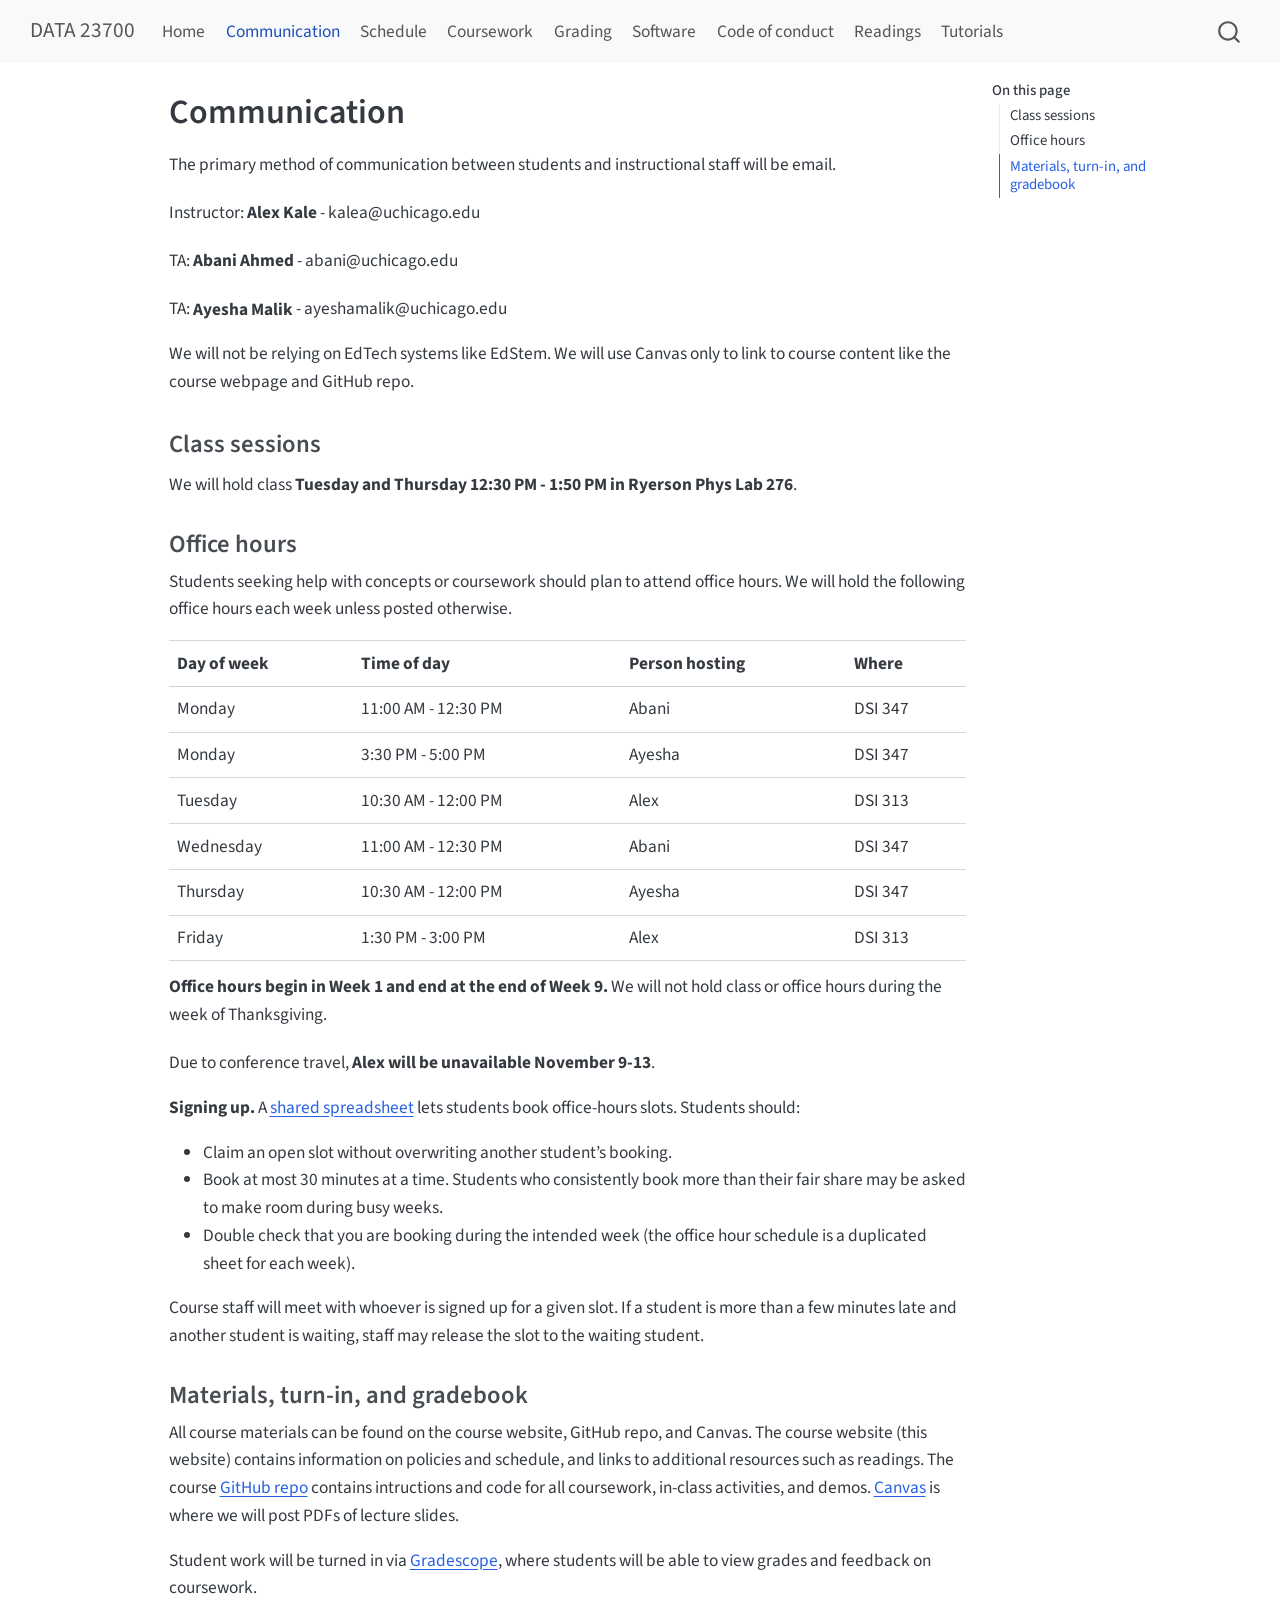
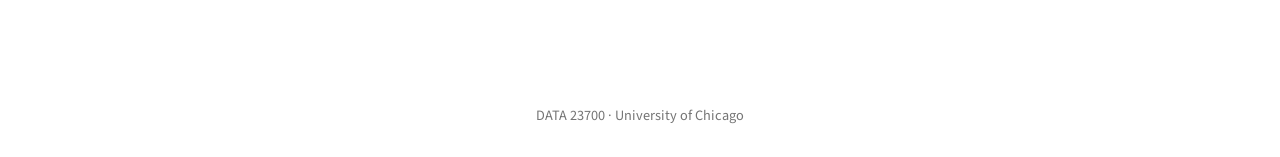
<file: docs/communication.html>
<!DOCTYPE html>
<html xmlns="http://www.w3.org/1999/xhtml" lang="en" xml:lang="en"><head>

<meta charset="utf-8">
<meta name="generator" content="quarto-1.10.18">

<meta name="viewport" content="width=device-width, initial-scale=1.0, user-scalable=yes">


<title>Communication – DATA 23700</title>
<style>
/* Default styles provided by pandoc.
** See https://pandoc.org/MANUAL.html#variables-for-html for config info.
*/
span.smallcaps{font-variant: small-caps;}
div.columns{display: flex; gap: 1.5em;}
div.column{flex: auto;}
@media screen {
div.columns{gap: min(4vw, 1.5em);}
div.column{overflow-x: auto;}
}
div.hanging-indent{margin-left: 1.5em; text-indent: -1.5em;}
ul.task-list{list-style: none;}
ul.task-list li input[type="checkbox"] {
  width: 0.8em;
  margin: 0 0.8em 0.2em -1em; /* quarto-specific, see https://github.com/quarto-dev/quarto-cli/issues/4556 */ 
  vertical-align: middle;
}
</style>


<script src="site_libs/quarto-nav/quarto-nav.js"></script>
<script src="site_libs/quarto-nav/headroom.min.js"></script>
<script src="site_libs/clipboard/clipboard.min.js"></script>
<script src="site_libs/quarto-search/autocomplete.umd.js"></script>
<script src="site_libs/quarto-search/fuse.min.js"></script>
<script src="site_libs/quarto-search/quarto-search.js"></script>
<meta name="quarto:offset" content="./">
<script src="site_libs/quarto-html/quarto.js" type="module"></script>
<script src="site_libs/quarto-html/tabsets/tabsets.js" type="module"></script>
<script src="site_libs/quarto-html/popper.min.js"></script>
<script src="site_libs/quarto-html/tippy.umd.min.js"></script>
<script src="site_libs/quarto-html/anchor.min.js"></script>
<link href="site_libs/quarto-html/tippy.css" rel="stylesheet">
<link href="site_libs/quarto-html/quarto-syntax-highlighting-64a204ab8560d761af7679ceaba22944.css" rel="stylesheet" id="quarto-text-highlighting-styles">
<script src="site_libs/bootstrap/bootstrap.min.js"></script>
<link href="site_libs/bootstrap/bootstrap-icons.css" rel="stylesheet">
<link href="site_libs/bootstrap/bootstrap-445b8638c3d06994fee0907d791121c4.min.css" rel="stylesheet" append-hash="true" id="quarto-bootstrap" data-mode="light">
<script id="quarto-search-options" type="application/json">{
  "location": "navbar",
  "copy-button": false,
  "collapse-after": 3,
  "panel-placement": "end",
  "type": "overlay",
  "limit": 50,
  "keyboard-shortcut": [
    "f",
    "/",
    "s"
  ],
  "show-item-context": false,
  "language": {
    "search-no-results-text": "No results",
    "search-matching-documents-text": "matching documents",
    "search-copy-link-title": "Copy link to search",
    "search-hide-matches-text": "Hide additional matches",
    "search-more-match-text": "more match in this document",
    "search-more-matches-text": "more matches in this document",
    "search-clear-button-title": "Clear",
    "search-text-placeholder": "",
    "search-detached-cancel-button-title": "Cancel",
    "search-submit-button-title": "Submit",
    "search-label": "Search"
  }
}</script>


<link rel="stylesheet" href="styles.css">
</head>

<body class="nav-fixed quarto-light">

<div id="quarto-search-results"></div>
  <header id="quarto-header" class="headroom fixed-top">
    <nav class="navbar navbar-expand-lg " data-bs-theme="dark">
      <div class="navbar-container container-fluid">
      <div class="navbar-brand-container mx-auto">
    <a class="navbar-brand" href="./index.html">
    <span class="navbar-title">DATA 23700</span>
    </a>
  </div>
            <div id="quarto-search" class="" title="Search"></div>
          <button class="navbar-toggler" type="button" data-bs-toggle="collapse" data-bs-target="#navbarCollapse" aria-controls="navbarCollapse" role="menu" aria-expanded="false" aria-label="Toggle navigation" onclick="if (window.quartoToggleHeadroom) { window.quartoToggleHeadroom(); }">
  <span class="navbar-toggler-icon"></span>
</button>
          <div class="collapse navbar-collapse" id="navbarCollapse">
            <ul class="navbar-nav navbar-nav-scroll me-auto">
  <li class="nav-item">
    <a class="nav-link" href="./index.html"> 
<span class="menu-text">Home</span></a>
  </li>  
  <li class="nav-item">
    <a class="nav-link active" href="./communication.html" aria-current="page"> 
<span class="menu-text">Communication</span></a>
  </li>  
  <li class="nav-item">
    <a class="nav-link" href="./schedule.html"> 
<span class="menu-text">Schedule</span></a>
  </li>  
  <li class="nav-item">
    <a class="nav-link" href="./coursework.html"> 
<span class="menu-text">Coursework</span></a>
  </li>  
  <li class="nav-item">
    <a class="nav-link" href="./grading.html"> 
<span class="menu-text">Grading</span></a>
  </li>  
  <li class="nav-item">
    <a class="nav-link" href="./software.html"> 
<span class="menu-text">Software</span></a>
  </li>  
  <li class="nav-item">
    <a class="nav-link" href="./code-of-conduct.html"> 
<span class="menu-text">Code of conduct</span></a>
  </li>  
  <li class="nav-item">
    <a class="nav-link" href="./readings.html"> 
<span class="menu-text">Readings</span></a>
  </li>  
  <li class="nav-item">
    <a class="nav-link" href="./tutorials.html"> 
<span class="menu-text">Tutorials</span></a>
  </li>  
</ul>
          </div> <!-- /navcollapse -->
            <div class="quarto-navbar-tools">
</div>
      </div> <!-- /container-fluid -->
    </nav>
</header>
<!-- content -->
<div id="quarto-content" class="quarto-container page-columns page-rows-contents page-layout-article page-navbar">
<!-- sidebar -->
<!-- margin-sidebar -->
    <div id="quarto-margin-sidebar" class="sidebar margin-sidebar">
        <nav id="TOC" role="doc-toc" class="toc-active">
    <h2 id="toc-title">On this page</h2>
   
  <ul>
  <li><a href="#class-sessions" id="toc-class-sessions" class="nav-link active" data-scroll-target="#class-sessions">Class sessions</a></li>
  <li><a href="#office-hours" id="toc-office-hours" class="nav-link" data-scroll-target="#office-hours">Office hours</a></li>
  <li><a href="#materials-turn-in-and-gradebook" id="toc-materials-turn-in-and-gradebook" class="nav-link" data-scroll-target="#materials-turn-in-and-gradebook">Materials, turn-in, and gradebook</a></li>
  </ul>
</nav>
    </div>
<!-- main -->
<main class="content" id="quarto-document-content">

<header id="title-block-header" class="quarto-title-block default">
<div class="quarto-title">
<h1 class="title">Communication</h1>
</div>



<div class="quarto-title-meta">

    
  
    
  </div>
  


</header>


<p>The primary method of communication between students and instructional staff will be email.</p>
<p>Instructor: <strong>Alex Kale</strong> - kalea@uchicago.edu</p>
<p>TA: <strong>Abani Ahmed</strong> - abani@uchicago.edu</p>
<p>TA: <strong>Ayesha Malik</strong> - ayeshamalik@uchicago.edu</p>
<p>We will not be relying on EdTech systems like EdStem. We will use Canvas only to link to course content like the course webpage and GitHub repo.</p>
<section id="class-sessions" class="level3">
<h3 class="anchored" data-anchor-id="class-sessions">Class sessions</h3>
<p>We will hold class <strong>Tuesday and Thursday 12:30 PM - 1:50 PM in Ryerson Phys Lab 276</strong>.</p>
</section>
<section id="office-hours" class="level3">
<h3 class="anchored" data-anchor-id="office-hours">Office hours</h3>
<p>Students seeking help with concepts or coursework should plan to attend office hours. We will hold the following office hours each week unless posted otherwise.</p>
<table class="caption-top table">
<thead>
<tr class="header">
<th style="text-align: left;">Day of week</th>
<th style="text-align: left;">Time of day</th>
<th style="text-align: left;">Person hosting</th>
<th style="text-align: left;">Where</th>
</tr>
</thead>
<tbody>
<tr class="odd">
<td style="text-align: left;">Monday</td>
<td style="text-align: left;">11:00 AM - 12:30 PM</td>
<td style="text-align: left;">Abani</td>
<td style="text-align: left;">DSI 347</td>
</tr>
<tr class="even">
<td style="text-align: left;">Monday</td>
<td style="text-align: left;">3:30 PM - 5:00 PM</td>
<td style="text-align: left;">Ayesha</td>
<td style="text-align: left;">DSI 347</td>
</tr>
<tr class="odd">
<td style="text-align: left;">Tuesday</td>
<td style="text-align: left;">10:30 AM - 12:00 PM</td>
<td style="text-align: left;">Alex</td>
<td style="text-align: left;">DSI 313</td>
</tr>
<tr class="even">
<td style="text-align: left;">Wednesday</td>
<td style="text-align: left;">11:00 AM - 12:30 PM</td>
<td style="text-align: left;">Abani</td>
<td style="text-align: left;">DSI 347</td>
</tr>
<tr class="odd">
<td style="text-align: left;">Thursday</td>
<td style="text-align: left;">10:30 AM - 12:00 PM</td>
<td style="text-align: left;">Ayesha</td>
<td style="text-align: left;">DSI 347</td>
</tr>
<tr class="even">
<td style="text-align: left;">Friday</td>
<td style="text-align: left;">1:30 PM - 3:00 PM</td>
<td style="text-align: left;">Alex</td>
<td style="text-align: left;">DSI 313</td>
</tr>
</tbody>
</table>
<p><strong>Office hours begin in Week 1 and end at the end of Week 9.</strong> We will not hold class or office hours during the week of Thanksgiving.</p>
<p>Due to conference travel, <strong>Alex will be unavailable November 9-13</strong>.</p>
<p><strong>Signing up.</strong> A <a href="https://docs.google.com/spreadsheets/d/1LmeJlo0gAMv1P-fZarVqOl6G8mwg8hWpVqyCBj2rvXc/edit?usp=sharing">shared spreadsheet</a> lets students book office-hours slots. Students should:</p>
<ul>
<li>Claim an open slot without overwriting another student’s booking.</li>
<li>Book at most 30 minutes at a time. Students who consistently book more than their fair share may be asked to make room during busy weeks.</li>
<li>Double check that you are booking during the intended week (the office hour schedule is a duplicated sheet for each week).</li>
</ul>
<p>Course staff will meet with whoever is signed up for a given slot. If a student is more than a few minutes late and another student is waiting, staff may release the slot to the waiting student.</p>
</section>
<section id="materials-turn-in-and-gradebook" class="level3">
<h3 class="anchored" data-anchor-id="materials-turn-in-and-gradebook">Materials, turn-in, and gradebook</h3>
<p>All course materials can be found on the course website, GitHub repo, and Canvas. The course website (this website) contains information on policies and schedule, and links to additional resources such as readings. The course <a href="https://github.com/kalealex/data23700">GitHub repo</a> contains intructions and code for all coursework, in-class activities, and demos. <a href="https://canvas.uchicago.edu/courses/74861">Canvas</a> is where we will post PDFs of lecture slides.</p>
<p>Student work will be turned in via <a href="https://www.gradescope.com/courses/1409352">Gradescope</a>, where students will be able to view grades and feedback on coursework.</p>


</section>

</main> <!-- /main -->
<script id="quarto-html-after-body" type="application/javascript">
  window.document.addEventListener("DOMContentLoaded", function (event) {
    const icon = "";
    const anchorJS = new window.AnchorJS();
    anchorJS.options = {
      placement: 'right',
      icon: icon
    };
    anchorJS.add('.anchored');
    const isCodeAnnotation = (el) => {
      for (const clz of el.classList) {
        if (clz.startsWith('code-annotation-')) {                     
          return true;
        }
      }
      return false;
    }
    const onCopySuccess = function(e) {
      // button target
      const button = e.trigger;
      // don't keep focus
      button.blur();
      // flash "checked"
      button.classList.add('code-copy-button-checked');
      var currentTitle = button.getAttribute("title");
      button.setAttribute("title", "Copied!");
      let tooltip;
      if (window.bootstrap) {
        button.setAttribute("data-bs-toggle", "tooltip");
        button.setAttribute("data-bs-placement", "left");
        button.setAttribute("data-bs-title", "Copied!");
        tooltip = new bootstrap.Tooltip(button, 
          { trigger: "manual", 
            customClass: "code-copy-button-tooltip",
            offset: [0, -8]});
        tooltip.show();    
      }
      setTimeout(function() {
        if (tooltip) {
          tooltip.hide();
          button.removeAttribute("data-bs-title");
          button.removeAttribute("data-bs-toggle");
          button.removeAttribute("data-bs-placement");
        }
        button.setAttribute("title", currentTitle);
        button.classList.remove('code-copy-button-checked');
      }, 1000);
      // clear code selection
      e.clearSelection();
    }
    const getTextToCopy = function(trigger) {
      const outerScaffold = trigger.parentElement.cloneNode(true);
      const codeEl = outerScaffold.querySelector('code');
      for (const childEl of codeEl.children) {
        if (isCodeAnnotation(childEl)) {
          childEl.remove();
        }
      }
      return codeEl.innerText;
    }
    const clipboard = new window.ClipboardJS('.code-copy-button:not([data-in-quarto-modal])', {
      text: getTextToCopy
    });
    clipboard.on('success', onCopySuccess);
    if (window.document.getElementById('quarto-embedded-source-code-modal')) {
      const clipboardModal = new window.ClipboardJS('.code-copy-button[data-in-quarto-modal]', {
        text: getTextToCopy,
        container: window.document.getElementById('quarto-embedded-source-code-modal')
      });
      clipboardModal.on('success', onCopySuccess);
    }
      var localhostRegex = new RegExp(/^(?:http|https):\/\/localhost\:?[0-9]*\//);
      var mailtoRegex = new RegExp(/^mailto:/);
        var filterRegex = new RegExp("https:\/\/kalealex\.github\.io\/data23700\/");
      var isInternal = (href) => {
          return filterRegex.test(href) || localhostRegex.test(href) || mailtoRegex.test(href);
      }
      // Inspect non-navigation links and adorn them if external
     var links = window.document.querySelectorAll('a[href]:not(.nav-link):not(.navbar-brand):not(.toc-action):not(.sidebar-link):not(.sidebar-item-toggle):not(.pagination-link):not(.no-external):not([aria-hidden]):not(.dropdown-item):not(.quarto-navigation-tool):not(.about-link)');
      for (var i=0; i<links.length; i++) {
        const link = links[i];
        if (!isInternal(link.href)) {
          // undo the damage that might have been done by quarto-nav.js in the case of
          // links that we want to consider external
          if (link.dataset.originalHref !== undefined) {
            link.href = link.dataset.originalHref;
          }
        }
      }
    function tippyHover(el, contentFn, onTriggerFn, onUntriggerFn) {
      const config = {
        allowHTML: true,
        maxWidth: 500,
        delay: 100,
        arrow: false,
        appendTo: function(el) {
            return el.parentElement;
        },
        interactive: true,
        interactiveBorder: 10,
        theme: 'quarto',
        placement: 'bottom-start',
      };
      if (contentFn) {
        config.content = contentFn;
      }
      if (onTriggerFn) {
        config.onTrigger = onTriggerFn;
      }
      if (onUntriggerFn) {
        config.onUntrigger = onUntriggerFn;
      }
      window.tippy(el, config); 
    }
    const noterefs = window.document.querySelectorAll('a[role="doc-noteref"]');
    for (var i=0; i<noterefs.length; i++) {
      const ref = noterefs[i];
      tippyHover(ref, function() {
        // use id or data attribute instead here
        let href = ref.getAttribute('data-footnote-href') || ref.getAttribute('href');
        try { href = new URL(href).hash; } catch {}
        const id = href.replace(/^#\/?/, "");
        const note = window.document.getElementById(id);
        if (note) {
          return note.innerHTML;
        } else {
          return "";
        }
      });
    }
    const xrefs = window.document.querySelectorAll('a.quarto-xref');
    const processXRef = (id, note) => {
      // Strip column container classes
      const stripColumnClz = (el) => {
        el.classList.remove("page-full", "page-columns");
        if (el.children) {
          for (const child of el.children) {
            stripColumnClz(child);
          }
        }
      }
      stripColumnClz(note)
      if (id === null || id.startsWith('sec-')) {
        // Special case sections, only their first couple elements
        const container = document.createElement("div");
        if (note.children && note.children.length > 2) {
          container.appendChild(note.children[0].cloneNode(true));
          for (let i = 1; i < note.children.length; i++) {
            const child = note.children[i];
            if (child.tagName === "P" && child.innerText === "") {
              continue;
            } else {
              container.appendChild(child.cloneNode(true));
              break;
            }
          }
          if (window.Quarto?.typesetMath) {
            window.Quarto.typesetMath(container);
          }
          return container.innerHTML
        } else {
          if (window.Quarto?.typesetMath) {
            window.Quarto.typesetMath(note);
          }
          return note.innerHTML;
        }
      } else {
        // Remove any anchor links if they are present
        const anchorLink = note.querySelector('a.anchorjs-link');
        if (anchorLink) {
          anchorLink.remove();
        }
        if (window.Quarto?.typesetMath) {
          window.Quarto.typesetMath(note);
        }
        if (note.classList.contains("callout")) {
          return note.outerHTML;
        } else {
          return note.innerHTML;
        }
      }
    }
    for (var i=0; i<xrefs.length; i++) {
      const xref = xrefs[i];
      tippyHover(xref, undefined, function(instance) {
        instance.disable();
        let url = xref.getAttribute('href');
        let hash = undefined; 
        if (url.startsWith('#')) {
          hash = url;
        } else {
          try { hash = new URL(url).hash; } catch {}
        }
        if (hash) {
          const id = hash.replace(/^#\/?/, "");
          const note = window.document.getElementById(id);
          if (note !== null) {
            try {
              const html = processXRef(id, note.cloneNode(true));
              instance.setContent(html);
            } finally {
              instance.enable();
              instance.show();
            }
          } else {
            // See if we can fetch this
            fetch(url.split('#')[0])
            .then(res => res.text())
            .then(html => {
              const parser = new DOMParser();
              const htmlDoc = parser.parseFromString(html, "text/html");
              const note = htmlDoc.getElementById(id);
              if (note !== null) {
                const html = processXRef(id, note);
                instance.setContent(html);
              } 
            }).finally(() => {
              instance.enable();
              instance.show();
            });
          }
        } else {
          // See if we can fetch a full url (with no hash to target)
          // This is a special case and we should probably do some content thinning / targeting
          fetch(url)
          .then(res => res.text())
          .then(html => {
            const parser = new DOMParser();
            const htmlDoc = parser.parseFromString(html, "text/html");
            const note = htmlDoc.querySelector('main.content');
            if (note !== null) {
              // This should only happen for chapter cross references
              // (since there is no id in the URL)
              // remove the first header
              if (note.children.length > 0 && note.children[0].tagName === "HEADER") {
                note.children[0].remove();
              }
              const html = processXRef(null, note);
              instance.setContent(html);
            } 
          }).finally(() => {
            instance.enable();
            instance.show();
          });
        }
      }, function(instance) {
      });
    }
        let selectedAnnoteEl;
        const selectorForAnnotation = ( cell, annotation) => {
          let cellAttr = 'data-code-cell="' + cell + '"';
          let lineAttr = 'data-code-annotation="' +  annotation + '"';
          const selector = 'span[' + cellAttr + '][' + lineAttr + ']';
          return selector;
        }
        const selectCodeLines = (annoteEl) => {
          const doc = window.document;
          const targetCell = annoteEl.getAttribute("data-target-cell");
          const targetAnnotation = annoteEl.getAttribute("data-target-annotation");
          const annoteSpan = window.document.querySelector(selectorForAnnotation(targetCell, targetAnnotation));
          const lines = annoteSpan.getAttribute("data-code-lines").split(",");
          const lineIds = lines.map((line) => {
            return targetCell + "-" + line;
          })
          let top = null;
          let height = null;
          let parent = null;
          if (lineIds.length > 0) {
              //compute the position of the single el (top and bottom and make a div)
              const el = window.document.getElementById(lineIds[0]);
              top = el.offsetTop;
              height = el.offsetHeight;
              parent = el.parentElement.parentElement;
            if (lineIds.length > 1) {
              const lastEl = window.document.getElementById(lineIds[lineIds.length - 1]);
              const bottom = lastEl.offsetTop + lastEl.offsetHeight;
              height = bottom - top;
            }
            if (top !== null && height !== null && parent !== null) {
              // cook up a div (if necessary) and position it 
              let div = window.document.getElementById("code-annotation-line-highlight");
              if (div === null) {
                div = window.document.createElement("div");
                div.setAttribute("id", "code-annotation-line-highlight");
                div.style.position = 'absolute';
                parent.appendChild(div);
              }
              div.style.top = top - 2 + "px";
              div.style.height = height + 4 + "px";
              div.style.left = 0;
              let gutterDiv = window.document.getElementById("code-annotation-line-highlight-gutter");
              if (gutterDiv === null) {
                gutterDiv = window.document.createElement("div");
                gutterDiv.setAttribute("id", "code-annotation-line-highlight-gutter");
                gutterDiv.style.position = 'absolute';
                const codeCell = window.document.getElementById(targetCell);
                const gutter = codeCell.querySelector('.code-annotation-gutter');
                gutter.appendChild(gutterDiv);
              }
              gutterDiv.style.top = top - 2 + "px";
              gutterDiv.style.height = height + 4 + "px";
            }
            selectedAnnoteEl = annoteEl;
          }
        };
        const unselectCodeLines = () => {
          const elementsIds = ["code-annotation-line-highlight", "code-annotation-line-highlight-gutter"];
          elementsIds.forEach((elId) => {
            const div = window.document.getElementById(elId);
            if (div) {
              div.remove();
            }
          });
          selectedAnnoteEl = undefined;
        };
          // Handle positioning of the toggle
      window.addEventListener(
        "resize",
        throttle(() => {
          elRect = undefined;
          if (selectedAnnoteEl) {
            selectCodeLines(selectedAnnoteEl);
          }
        }, 10)
      );
      function throttle(fn, ms) {
      let throttle = false;
      let timer;
        return (...args) => {
          if(!throttle) { // first call gets through
              fn.apply(this, args);
              throttle = true;
          } else { // all the others get throttled
              if(timer) clearTimeout(timer); // cancel #2
              timer = setTimeout(() => {
                fn.apply(this, args);
                timer = throttle = false;
              }, ms);
          }
        };
      }
        // Attach click handler to the DT
        const annoteDls = window.document.querySelectorAll('dt[data-target-cell]');
        for (const annoteDlNode of annoteDls) {
          annoteDlNode.addEventListener('click', (event) => {
            const clickedEl = event.target;
            if (clickedEl !== selectedAnnoteEl) {
              unselectCodeLines();
              const activeEl = window.document.querySelector('dt[data-target-cell].code-annotation-active');
              if (activeEl) {
                activeEl.classList.remove('code-annotation-active');
              }
              selectCodeLines(clickedEl);
              clickedEl.classList.add('code-annotation-active');
            } else {
              // Unselect the line
              unselectCodeLines();
              clickedEl.classList.remove('code-annotation-active');
            }
          });
        }
    const findCites = (el) => {
      const parentEl = el.parentElement;
      if (parentEl) {
        const cites = parentEl.dataset.cites;
        if (cites) {
          return {
            el,
            cites: cites.split(' ')
          };
        } else {
          return findCites(el.parentElement)
        }
      } else {
        return undefined;
      }
    };
    var bibliorefs = window.document.querySelectorAll('a[role="doc-biblioref"]');
    for (var i=0; i<bibliorefs.length; i++) {
      const ref = bibliorefs[i];
      const citeInfo = findCites(ref);
      if (citeInfo) {
        tippyHover(citeInfo.el, function() {
          var popup = window.document.createElement('div');
          citeInfo.cites.forEach(function(cite) {
            var citeDiv = window.document.createElement('div');
            citeDiv.classList.add('hanging-indent');
            citeDiv.classList.add('csl-entry');
            var biblioDiv = window.document.getElementById('ref-' + cite);
            if (biblioDiv) {
              citeDiv.innerHTML = biblioDiv.innerHTML;
            }
            popup.appendChild(citeDiv);
          });
          return popup.innerHTML;
        });
      }
    }
  });
  </script>
</div> <!-- /content -->
<footer class="footer">
  <div class="nav-footer">
    <div class="nav-footer-left">
      &nbsp;
    </div>   
    <div class="nav-footer-center">
<p>DATA 23700 · University of Chicago</p>
</div>
    <div class="nav-footer-right">
      &nbsp;
    </div>
  </div>
</footer>




</body></html>
</file>
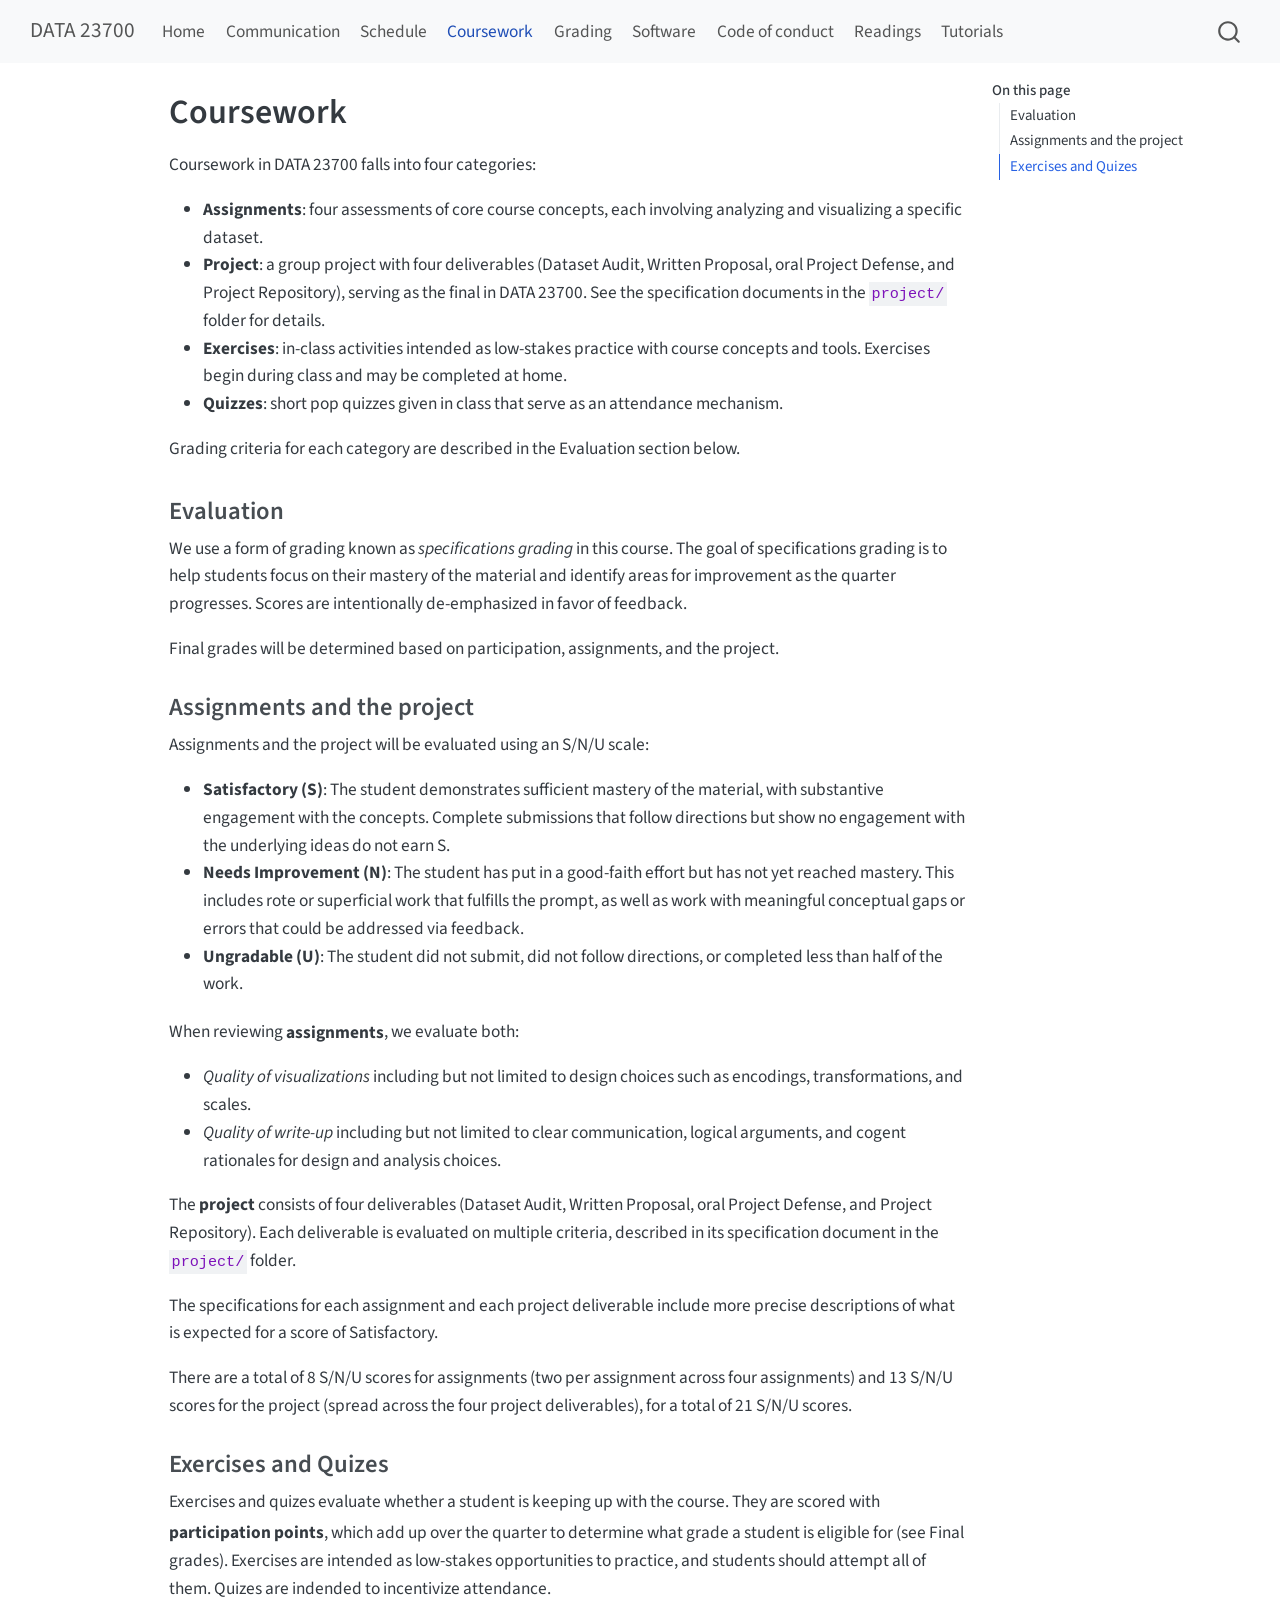
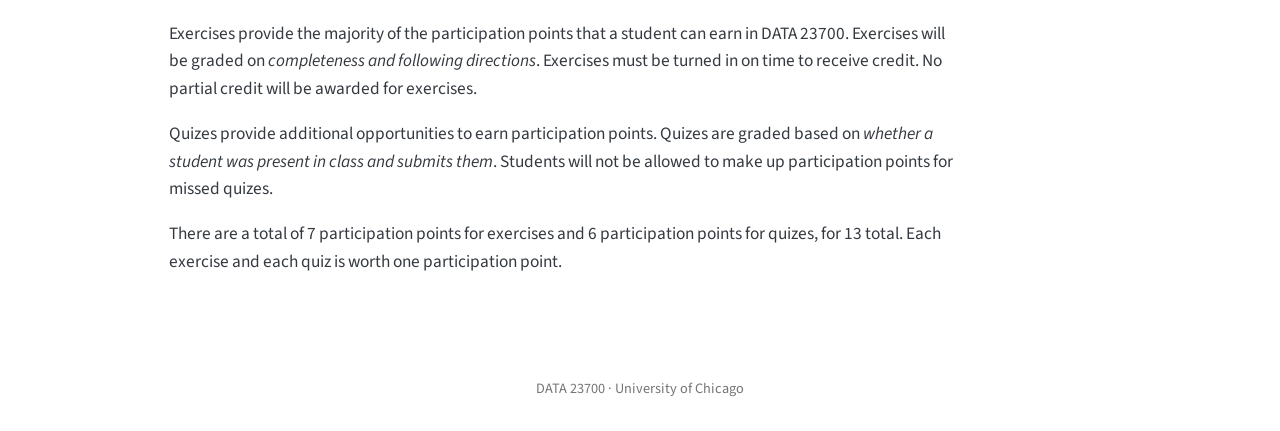
<file: docs/coursework.html>
<!DOCTYPE html>
<html xmlns="http://www.w3.org/1999/xhtml" lang="en" xml:lang="en"><head>

<meta charset="utf-8">
<meta name="generator" content="quarto-1.10.18">

<meta name="viewport" content="width=device-width, initial-scale=1.0, user-scalable=yes">


<title>Coursework – DATA 23700</title>
<style>
/* Default styles provided by pandoc.
** See https://pandoc.org/MANUAL.html#variables-for-html for config info.
*/
span.smallcaps{font-variant: small-caps;}
div.columns{display: flex; gap: 1.5em;}
div.column{flex: auto;}
@media screen {
div.columns{gap: min(4vw, 1.5em);}
div.column{overflow-x: auto;}
}
div.hanging-indent{margin-left: 1.5em; text-indent: -1.5em;}
ul.task-list{list-style: none;}
ul.task-list li input[type="checkbox"] {
  width: 0.8em;
  margin: 0 0.8em 0.2em -1em; /* quarto-specific, see https://github.com/quarto-dev/quarto-cli/issues/4556 */ 
  vertical-align: middle;
}
</style>


<script src="site_libs/quarto-nav/quarto-nav.js"></script>
<script src="site_libs/quarto-nav/headroom.min.js"></script>
<script src="site_libs/clipboard/clipboard.min.js"></script>
<script src="site_libs/quarto-search/autocomplete.umd.js"></script>
<script src="site_libs/quarto-search/fuse.min.js"></script>
<script src="site_libs/quarto-search/quarto-search.js"></script>
<meta name="quarto:offset" content="./">
<script src="site_libs/quarto-html/quarto.js" type="module"></script>
<script src="site_libs/quarto-html/tabsets/tabsets.js" type="module"></script>
<script src="site_libs/quarto-html/popper.min.js"></script>
<script src="site_libs/quarto-html/tippy.umd.min.js"></script>
<script src="site_libs/quarto-html/anchor.min.js"></script>
<link href="site_libs/quarto-html/tippy.css" rel="stylesheet">
<link href="site_libs/quarto-html/quarto-syntax-highlighting-64a204ab8560d761af7679ceaba22944.css" rel="stylesheet" id="quarto-text-highlighting-styles">
<script src="site_libs/bootstrap/bootstrap.min.js"></script>
<link href="site_libs/bootstrap/bootstrap-icons.css" rel="stylesheet">
<link href="site_libs/bootstrap/bootstrap-445b8638c3d06994fee0907d791121c4.min.css" rel="stylesheet" append-hash="true" id="quarto-bootstrap" data-mode="light">
<script id="quarto-search-options" type="application/json">{
  "location": "navbar",
  "copy-button": false,
  "collapse-after": 3,
  "panel-placement": "end",
  "type": "overlay",
  "limit": 50,
  "keyboard-shortcut": [
    "f",
    "/",
    "s"
  ],
  "show-item-context": false,
  "language": {
    "search-no-results-text": "No results",
    "search-matching-documents-text": "matching documents",
    "search-copy-link-title": "Copy link to search",
    "search-hide-matches-text": "Hide additional matches",
    "search-more-match-text": "more match in this document",
    "search-more-matches-text": "more matches in this document",
    "search-clear-button-title": "Clear",
    "search-text-placeholder": "",
    "search-detached-cancel-button-title": "Cancel",
    "search-submit-button-title": "Submit",
    "search-label": "Search"
  }
}</script>


<link rel="stylesheet" href="styles.css">
</head>

<body class="nav-fixed quarto-light">

<div id="quarto-search-results"></div>
  <header id="quarto-header" class="headroom fixed-top">
    <nav class="navbar navbar-expand-lg " data-bs-theme="dark">
      <div class="navbar-container container-fluid">
      <div class="navbar-brand-container mx-auto">
    <a class="navbar-brand" href="./index.html">
    <span class="navbar-title">DATA 23700</span>
    </a>
  </div>
            <div id="quarto-search" class="" title="Search"></div>
          <button class="navbar-toggler" type="button" data-bs-toggle="collapse" data-bs-target="#navbarCollapse" aria-controls="navbarCollapse" role="menu" aria-expanded="false" aria-label="Toggle navigation" onclick="if (window.quartoToggleHeadroom) { window.quartoToggleHeadroom(); }">
  <span class="navbar-toggler-icon"></span>
</button>
          <div class="collapse navbar-collapse" id="navbarCollapse">
            <ul class="navbar-nav navbar-nav-scroll me-auto">
  <li class="nav-item">
    <a class="nav-link" href="./index.html"> 
<span class="menu-text">Home</span></a>
  </li>  
  <li class="nav-item">
    <a class="nav-link" href="./communication.html"> 
<span class="menu-text">Communication</span></a>
  </li>  
  <li class="nav-item">
    <a class="nav-link" href="./schedule.html"> 
<span class="menu-text">Schedule</span></a>
  </li>  
  <li class="nav-item">
    <a class="nav-link active" href="./coursework.html" aria-current="page"> 
<span class="menu-text">Coursework</span></a>
  </li>  
  <li class="nav-item">
    <a class="nav-link" href="./grading.html"> 
<span class="menu-text">Grading</span></a>
  </li>  
  <li class="nav-item">
    <a class="nav-link" href="./software.html"> 
<span class="menu-text">Software</span></a>
  </li>  
  <li class="nav-item">
    <a class="nav-link" href="./code-of-conduct.html"> 
<span class="menu-text">Code of conduct</span></a>
  </li>  
  <li class="nav-item">
    <a class="nav-link" href="./readings.html"> 
<span class="menu-text">Readings</span></a>
  </li>  
  <li class="nav-item">
    <a class="nav-link" href="./tutorials.html"> 
<span class="menu-text">Tutorials</span></a>
  </li>  
</ul>
          </div> <!-- /navcollapse -->
            <div class="quarto-navbar-tools">
</div>
      </div> <!-- /container-fluid -->
    </nav>
</header>
<!-- content -->
<div id="quarto-content" class="quarto-container page-columns page-rows-contents page-layout-article page-navbar">
<!-- sidebar -->
<!-- margin-sidebar -->
    <div id="quarto-margin-sidebar" class="sidebar margin-sidebar">
        <nav id="TOC" role="doc-toc" class="toc-active">
    <h2 id="toc-title">On this page</h2>
   
  <ul>
  <li><a href="#evaluation" id="toc-evaluation" class="nav-link active" data-scroll-target="#evaluation">Evaluation</a></li>
  <li><a href="#assignments-and-the-project" id="toc-assignments-and-the-project" class="nav-link" data-scroll-target="#assignments-and-the-project">Assignments and the project</a></li>
  <li><a href="#exercises-and-quizes" id="toc-exercises-and-quizes" class="nav-link" data-scroll-target="#exercises-and-quizes">Exercises and Quizes</a></li>
  </ul>
</nav>
    </div>
<!-- main -->
<main class="content" id="quarto-document-content">

<header id="title-block-header" class="quarto-title-block default">
<div class="quarto-title">
<h1 class="title">Coursework</h1>
</div>



<div class="quarto-title-meta">

    
  
    
  </div>
  


</header>


<p>Coursework in DATA 23700 falls into four categories:</p>
<ul>
<li><strong>Assignments</strong>: four assessments of core course concepts, each involving analyzing and visualizing a specific dataset.</li>
<li><strong>Project</strong>: a group project with four deliverables (Dataset Audit, Written Proposal, oral Project Defense, and Project Repository), serving as the final in DATA 23700. See the specification documents in the <code>project/</code> folder for details.</li>
<li><strong>Exercises</strong>: in-class activities intended as low-stakes practice with course concepts and tools. Exercises begin during class and may be completed at home.</li>
<li><strong>Quizzes</strong>: short pop quizzes given in class that serve as an attendance mechanism.</li>
</ul>
<p>Grading criteria for each category are described in the Evaluation section below.</p>
<section id="evaluation" class="level3">
<h3 class="anchored" data-anchor-id="evaluation">Evaluation</h3>
<p>We use a form of grading known as <em>specifications grading</em> in this course. The goal of specifications grading is to help students focus on their mastery of the material and identify areas for improvement as the quarter progresses. Scores are intentionally de-emphasized in favor of feedback.</p>
<p>Final grades will be determined based on participation, assignments, and the project.</p>
</section>
<section id="assignments-and-the-project" class="level3">
<h3 class="anchored" data-anchor-id="assignments-and-the-project">Assignments and the project</h3>
<p>Assignments and the project will be evaluated using an S/N/U scale:</p>
<ul>
<li><strong>Satisfactory (S)</strong>: The student demonstrates sufficient mastery of the material, with substantive engagement with the concepts. Complete submissions that follow directions but show no engagement with the underlying ideas do not earn S.</li>
<li><strong>Needs Improvement (N)</strong>: The student has put in a good-faith effort but has not yet reached mastery. This includes rote or superficial work that fulfills the prompt, as well as work with meaningful conceptual gaps or errors that could be addressed via feedback.</li>
<li><strong>Ungradable (U)</strong>: The student did not submit, did not follow directions, or completed less than half of the work.</li>
</ul>
<p>When reviewing <strong>assignments</strong>, we evaluate both:</p>
<ul>
<li><em>Quality of visualizations</em> including but not limited to design choices such as encodings, transformations, and scales.</li>
<li><em>Quality of write-up</em> including but not limited to clear communication, logical arguments, and cogent rationales for design and analysis choices.</li>
</ul>
<p>The <strong>project</strong> consists of four deliverables (Dataset Audit, Written Proposal, oral Project Defense, and Project Repository). Each deliverable is evaluated on multiple criteria, described in its specification document in the <code>project/</code> folder.</p>
<p>The specifications for each assignment and each project deliverable include more precise descriptions of what is expected for a score of Satisfactory.</p>
<p>There are a total of 8 S/N/U scores for assignments (two per assignment across four assignments) and 13 S/N/U scores for the project (spread across the four project deliverables), for a total of 21 S/N/U scores.</p>
</section>
<section id="exercises-and-quizes" class="level3">
<h3 class="anchored" data-anchor-id="exercises-and-quizes">Exercises and Quizes</h3>
<p>Exercises and quizes evaluate whether a student is keeping up with the course. They are scored with <strong>participation points</strong>, which add up over the quarter to determine what grade a student is eligible for (see Final grades). Exercises are intended as low-stakes opportunities to practice, and students should attempt all of them. Quizes are indended to incentivize attendance.</p>
<p>Exercises provide the majority of the participation points that a student can earn in DATA 23700. Exercises will be graded on <em>completeness and following directions</em>. Exercises must be turned in on time to receive credit. No partial credit will be awarded for exercises.</p>
<p>Quizes provide additional opportunities to earn participation points. Quizes are graded based on <em>whether a student was present in class and submits them</em>. Students will not be allowed to make up participation points for missed quizes.</p>
<p>There are a total of 7 participation points for exercises and 6 participation points for quizes, for 13 total. Each exercise and each quiz is worth one participation point.</p>


</section>

</main> <!-- /main -->
<script id="quarto-html-after-body" type="application/javascript">
  window.document.addEventListener("DOMContentLoaded", function (event) {
    const icon = "";
    const anchorJS = new window.AnchorJS();
    anchorJS.options = {
      placement: 'right',
      icon: icon
    };
    anchorJS.add('.anchored');
    const isCodeAnnotation = (el) => {
      for (const clz of el.classList) {
        if (clz.startsWith('code-annotation-')) {                     
          return true;
        }
      }
      return false;
    }
    const onCopySuccess = function(e) {
      // button target
      const button = e.trigger;
      // don't keep focus
      button.blur();
      // flash "checked"
      button.classList.add('code-copy-button-checked');
      var currentTitle = button.getAttribute("title");
      button.setAttribute("title", "Copied!");
      let tooltip;
      if (window.bootstrap) {
        button.setAttribute("data-bs-toggle", "tooltip");
        button.setAttribute("data-bs-placement", "left");
        button.setAttribute("data-bs-title", "Copied!");
        tooltip = new bootstrap.Tooltip(button, 
          { trigger: "manual", 
            customClass: "code-copy-button-tooltip",
            offset: [0, -8]});
        tooltip.show();    
      }
      setTimeout(function() {
        if (tooltip) {
          tooltip.hide();
          button.removeAttribute("data-bs-title");
          button.removeAttribute("data-bs-toggle");
          button.removeAttribute("data-bs-placement");
        }
        button.setAttribute("title", currentTitle);
        button.classList.remove('code-copy-button-checked');
      }, 1000);
      // clear code selection
      e.clearSelection();
    }
    const getTextToCopy = function(trigger) {
      const outerScaffold = trigger.parentElement.cloneNode(true);
      const codeEl = outerScaffold.querySelector('code');
      for (const childEl of codeEl.children) {
        if (isCodeAnnotation(childEl)) {
          childEl.remove();
        }
      }
      return codeEl.innerText;
    }
    const clipboard = new window.ClipboardJS('.code-copy-button:not([data-in-quarto-modal])', {
      text: getTextToCopy
    });
    clipboard.on('success', onCopySuccess);
    if (window.document.getElementById('quarto-embedded-source-code-modal')) {
      const clipboardModal = new window.ClipboardJS('.code-copy-button[data-in-quarto-modal]', {
        text: getTextToCopy,
        container: window.document.getElementById('quarto-embedded-source-code-modal')
      });
      clipboardModal.on('success', onCopySuccess);
    }
      var localhostRegex = new RegExp(/^(?:http|https):\/\/localhost\:?[0-9]*\//);
      var mailtoRegex = new RegExp(/^mailto:/);
        var filterRegex = new RegExp("https:\/\/kalealex\.github\.io\/data23700\/");
      var isInternal = (href) => {
          return filterRegex.test(href) || localhostRegex.test(href) || mailtoRegex.test(href);
      }
      // Inspect non-navigation links and adorn them if external
     var links = window.document.querySelectorAll('a[href]:not(.nav-link):not(.navbar-brand):not(.toc-action):not(.sidebar-link):not(.sidebar-item-toggle):not(.pagination-link):not(.no-external):not([aria-hidden]):not(.dropdown-item):not(.quarto-navigation-tool):not(.about-link)');
      for (var i=0; i<links.length; i++) {
        const link = links[i];
        if (!isInternal(link.href)) {
          // undo the damage that might have been done by quarto-nav.js in the case of
          // links that we want to consider external
          if (link.dataset.originalHref !== undefined) {
            link.href = link.dataset.originalHref;
          }
        }
      }
    function tippyHover(el, contentFn, onTriggerFn, onUntriggerFn) {
      const config = {
        allowHTML: true,
        maxWidth: 500,
        delay: 100,
        arrow: false,
        appendTo: function(el) {
            return el.parentElement;
        },
        interactive: true,
        interactiveBorder: 10,
        theme: 'quarto',
        placement: 'bottom-start',
      };
      if (contentFn) {
        config.content = contentFn;
      }
      if (onTriggerFn) {
        config.onTrigger = onTriggerFn;
      }
      if (onUntriggerFn) {
        config.onUntrigger = onUntriggerFn;
      }
      window.tippy(el, config); 
    }
    const noterefs = window.document.querySelectorAll('a[role="doc-noteref"]');
    for (var i=0; i<noterefs.length; i++) {
      const ref = noterefs[i];
      tippyHover(ref, function() {
        // use id or data attribute instead here
        let href = ref.getAttribute('data-footnote-href') || ref.getAttribute('href');
        try { href = new URL(href).hash; } catch {}
        const id = href.replace(/^#\/?/, "");
        const note = window.document.getElementById(id);
        if (note) {
          return note.innerHTML;
        } else {
          return "";
        }
      });
    }
    const xrefs = window.document.querySelectorAll('a.quarto-xref');
    const processXRef = (id, note) => {
      // Strip column container classes
      const stripColumnClz = (el) => {
        el.classList.remove("page-full", "page-columns");
        if (el.children) {
          for (const child of el.children) {
            stripColumnClz(child);
          }
        }
      }
      stripColumnClz(note)
      if (id === null || id.startsWith('sec-')) {
        // Special case sections, only their first couple elements
        const container = document.createElement("div");
        if (note.children && note.children.length > 2) {
          container.appendChild(note.children[0].cloneNode(true));
          for (let i = 1; i < note.children.length; i++) {
            const child = note.children[i];
            if (child.tagName === "P" && child.innerText === "") {
              continue;
            } else {
              container.appendChild(child.cloneNode(true));
              break;
            }
          }
          if (window.Quarto?.typesetMath) {
            window.Quarto.typesetMath(container);
          }
          return container.innerHTML
        } else {
          if (window.Quarto?.typesetMath) {
            window.Quarto.typesetMath(note);
          }
          return note.innerHTML;
        }
      } else {
        // Remove any anchor links if they are present
        const anchorLink = note.querySelector('a.anchorjs-link');
        if (anchorLink) {
          anchorLink.remove();
        }
        if (window.Quarto?.typesetMath) {
          window.Quarto.typesetMath(note);
        }
        if (note.classList.contains("callout")) {
          return note.outerHTML;
        } else {
          return note.innerHTML;
        }
      }
    }
    for (var i=0; i<xrefs.length; i++) {
      const xref = xrefs[i];
      tippyHover(xref, undefined, function(instance) {
        instance.disable();
        let url = xref.getAttribute('href');
        let hash = undefined; 
        if (url.startsWith('#')) {
          hash = url;
        } else {
          try { hash = new URL(url).hash; } catch {}
        }
        if (hash) {
          const id = hash.replace(/^#\/?/, "");
          const note = window.document.getElementById(id);
          if (note !== null) {
            try {
              const html = processXRef(id, note.cloneNode(true));
              instance.setContent(html);
            } finally {
              instance.enable();
              instance.show();
            }
          } else {
            // See if we can fetch this
            fetch(url.split('#')[0])
            .then(res => res.text())
            .then(html => {
              const parser = new DOMParser();
              const htmlDoc = parser.parseFromString(html, "text/html");
              const note = htmlDoc.getElementById(id);
              if (note !== null) {
                const html = processXRef(id, note);
                instance.setContent(html);
              } 
            }).finally(() => {
              instance.enable();
              instance.show();
            });
          }
        } else {
          // See if we can fetch a full url (with no hash to target)
          // This is a special case and we should probably do some content thinning / targeting
          fetch(url)
          .then(res => res.text())
          .then(html => {
            const parser = new DOMParser();
            const htmlDoc = parser.parseFromString(html, "text/html");
            const note = htmlDoc.querySelector('main.content');
            if (note !== null) {
              // This should only happen for chapter cross references
              // (since there is no id in the URL)
              // remove the first header
              if (note.children.length > 0 && note.children[0].tagName === "HEADER") {
                note.children[0].remove();
              }
              const html = processXRef(null, note);
              instance.setContent(html);
            } 
          }).finally(() => {
            instance.enable();
            instance.show();
          });
        }
      }, function(instance) {
      });
    }
        let selectedAnnoteEl;
        const selectorForAnnotation = ( cell, annotation) => {
          let cellAttr = 'data-code-cell="' + cell + '"';
          let lineAttr = 'data-code-annotation="' +  annotation + '"';
          const selector = 'span[' + cellAttr + '][' + lineAttr + ']';
          return selector;
        }
        const selectCodeLines = (annoteEl) => {
          const doc = window.document;
          const targetCell = annoteEl.getAttribute("data-target-cell");
          const targetAnnotation = annoteEl.getAttribute("data-target-annotation");
          const annoteSpan = window.document.querySelector(selectorForAnnotation(targetCell, targetAnnotation));
          const lines = annoteSpan.getAttribute("data-code-lines").split(",");
          const lineIds = lines.map((line) => {
            return targetCell + "-" + line;
          })
          let top = null;
          let height = null;
          let parent = null;
          if (lineIds.length > 0) {
              //compute the position of the single el (top and bottom and make a div)
              const el = window.document.getElementById(lineIds[0]);
              top = el.offsetTop;
              height = el.offsetHeight;
              parent = el.parentElement.parentElement;
            if (lineIds.length > 1) {
              const lastEl = window.document.getElementById(lineIds[lineIds.length - 1]);
              const bottom = lastEl.offsetTop + lastEl.offsetHeight;
              height = bottom - top;
            }
            if (top !== null && height !== null && parent !== null) {
              // cook up a div (if necessary) and position it 
              let div = window.document.getElementById("code-annotation-line-highlight");
              if (div === null) {
                div = window.document.createElement("div");
                div.setAttribute("id", "code-annotation-line-highlight");
                div.style.position = 'absolute';
                parent.appendChild(div);
              }
              div.style.top = top - 2 + "px";
              div.style.height = height + 4 + "px";
              div.style.left = 0;
              let gutterDiv = window.document.getElementById("code-annotation-line-highlight-gutter");
              if (gutterDiv === null) {
                gutterDiv = window.document.createElement("div");
                gutterDiv.setAttribute("id", "code-annotation-line-highlight-gutter");
                gutterDiv.style.position = 'absolute';
                const codeCell = window.document.getElementById(targetCell);
                const gutter = codeCell.querySelector('.code-annotation-gutter');
                gutter.appendChild(gutterDiv);
              }
              gutterDiv.style.top = top - 2 + "px";
              gutterDiv.style.height = height + 4 + "px";
            }
            selectedAnnoteEl = annoteEl;
          }
        };
        const unselectCodeLines = () => {
          const elementsIds = ["code-annotation-line-highlight", "code-annotation-line-highlight-gutter"];
          elementsIds.forEach((elId) => {
            const div = window.document.getElementById(elId);
            if (div) {
              div.remove();
            }
          });
          selectedAnnoteEl = undefined;
        };
          // Handle positioning of the toggle
      window.addEventListener(
        "resize",
        throttle(() => {
          elRect = undefined;
          if (selectedAnnoteEl) {
            selectCodeLines(selectedAnnoteEl);
          }
        }, 10)
      );
      function throttle(fn, ms) {
      let throttle = false;
      let timer;
        return (...args) => {
          if(!throttle) { // first call gets through
              fn.apply(this, args);
              throttle = true;
          } else { // all the others get throttled
              if(timer) clearTimeout(timer); // cancel #2
              timer = setTimeout(() => {
                fn.apply(this, args);
                timer = throttle = false;
              }, ms);
          }
        };
      }
        // Attach click handler to the DT
        const annoteDls = window.document.querySelectorAll('dt[data-target-cell]');
        for (const annoteDlNode of annoteDls) {
          annoteDlNode.addEventListener('click', (event) => {
            const clickedEl = event.target;
            if (clickedEl !== selectedAnnoteEl) {
              unselectCodeLines();
              const activeEl = window.document.querySelector('dt[data-target-cell].code-annotation-active');
              if (activeEl) {
                activeEl.classList.remove('code-annotation-active');
              }
              selectCodeLines(clickedEl);
              clickedEl.classList.add('code-annotation-active');
            } else {
              // Unselect the line
              unselectCodeLines();
              clickedEl.classList.remove('code-annotation-active');
            }
          });
        }
    const findCites = (el) => {
      const parentEl = el.parentElement;
      if (parentEl) {
        const cites = parentEl.dataset.cites;
        if (cites) {
          return {
            el,
            cites: cites.split(' ')
          };
        } else {
          return findCites(el.parentElement)
        }
      } else {
        return undefined;
      }
    };
    var bibliorefs = window.document.querySelectorAll('a[role="doc-biblioref"]');
    for (var i=0; i<bibliorefs.length; i++) {
      const ref = bibliorefs[i];
      const citeInfo = findCites(ref);
      if (citeInfo) {
        tippyHover(citeInfo.el, function() {
          var popup = window.document.createElement('div');
          citeInfo.cites.forEach(function(cite) {
            var citeDiv = window.document.createElement('div');
            citeDiv.classList.add('hanging-indent');
            citeDiv.classList.add('csl-entry');
            var biblioDiv = window.document.getElementById('ref-' + cite);
            if (biblioDiv) {
              citeDiv.innerHTML = biblioDiv.innerHTML;
            }
            popup.appendChild(citeDiv);
          });
          return popup.innerHTML;
        });
      }
    }
  });
  </script>
</div> <!-- /content -->
<footer class="footer">
  <div class="nav-footer">
    <div class="nav-footer-left">
      &nbsp;
    </div>   
    <div class="nav-footer-center">
<p>DATA 23700 · University of Chicago</p>
</div>
    <div class="nav-footer-right">
      &nbsp;
    </div>
  </div>
</footer>




</body></html>
</file>
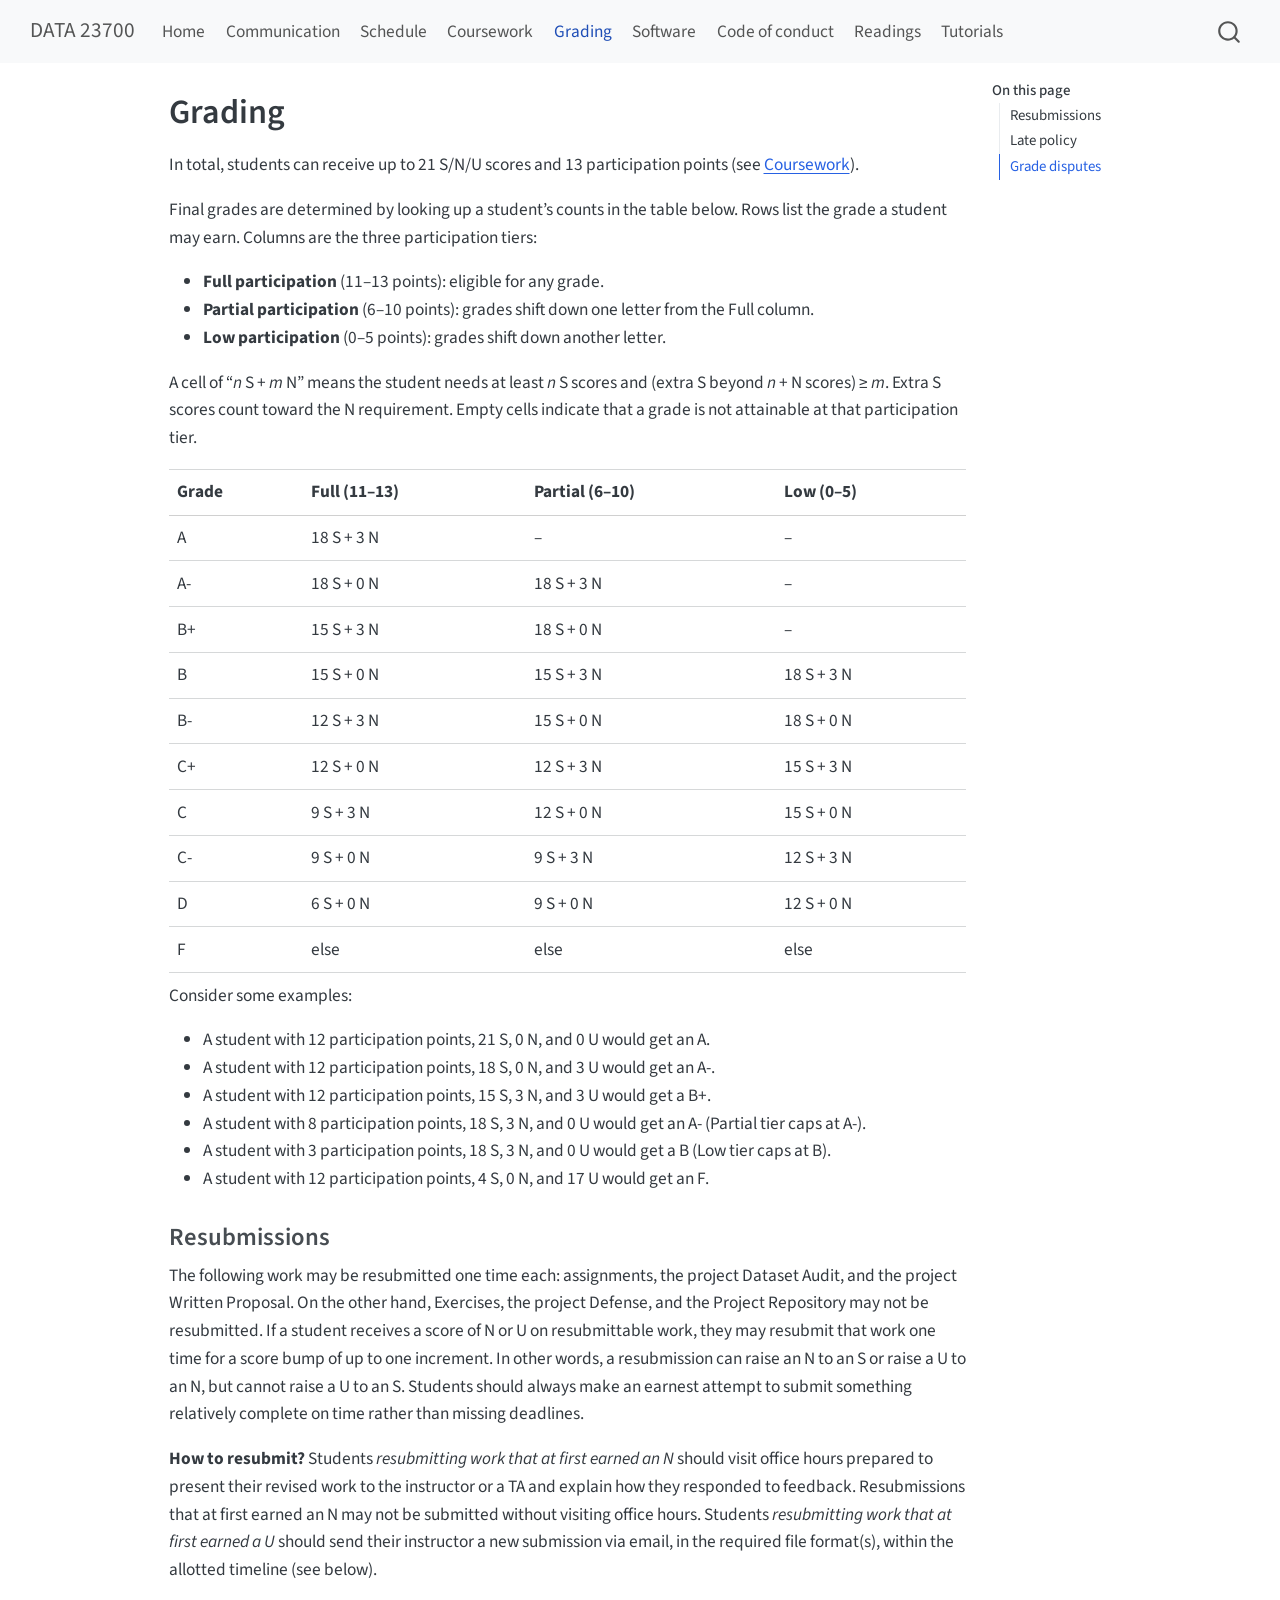
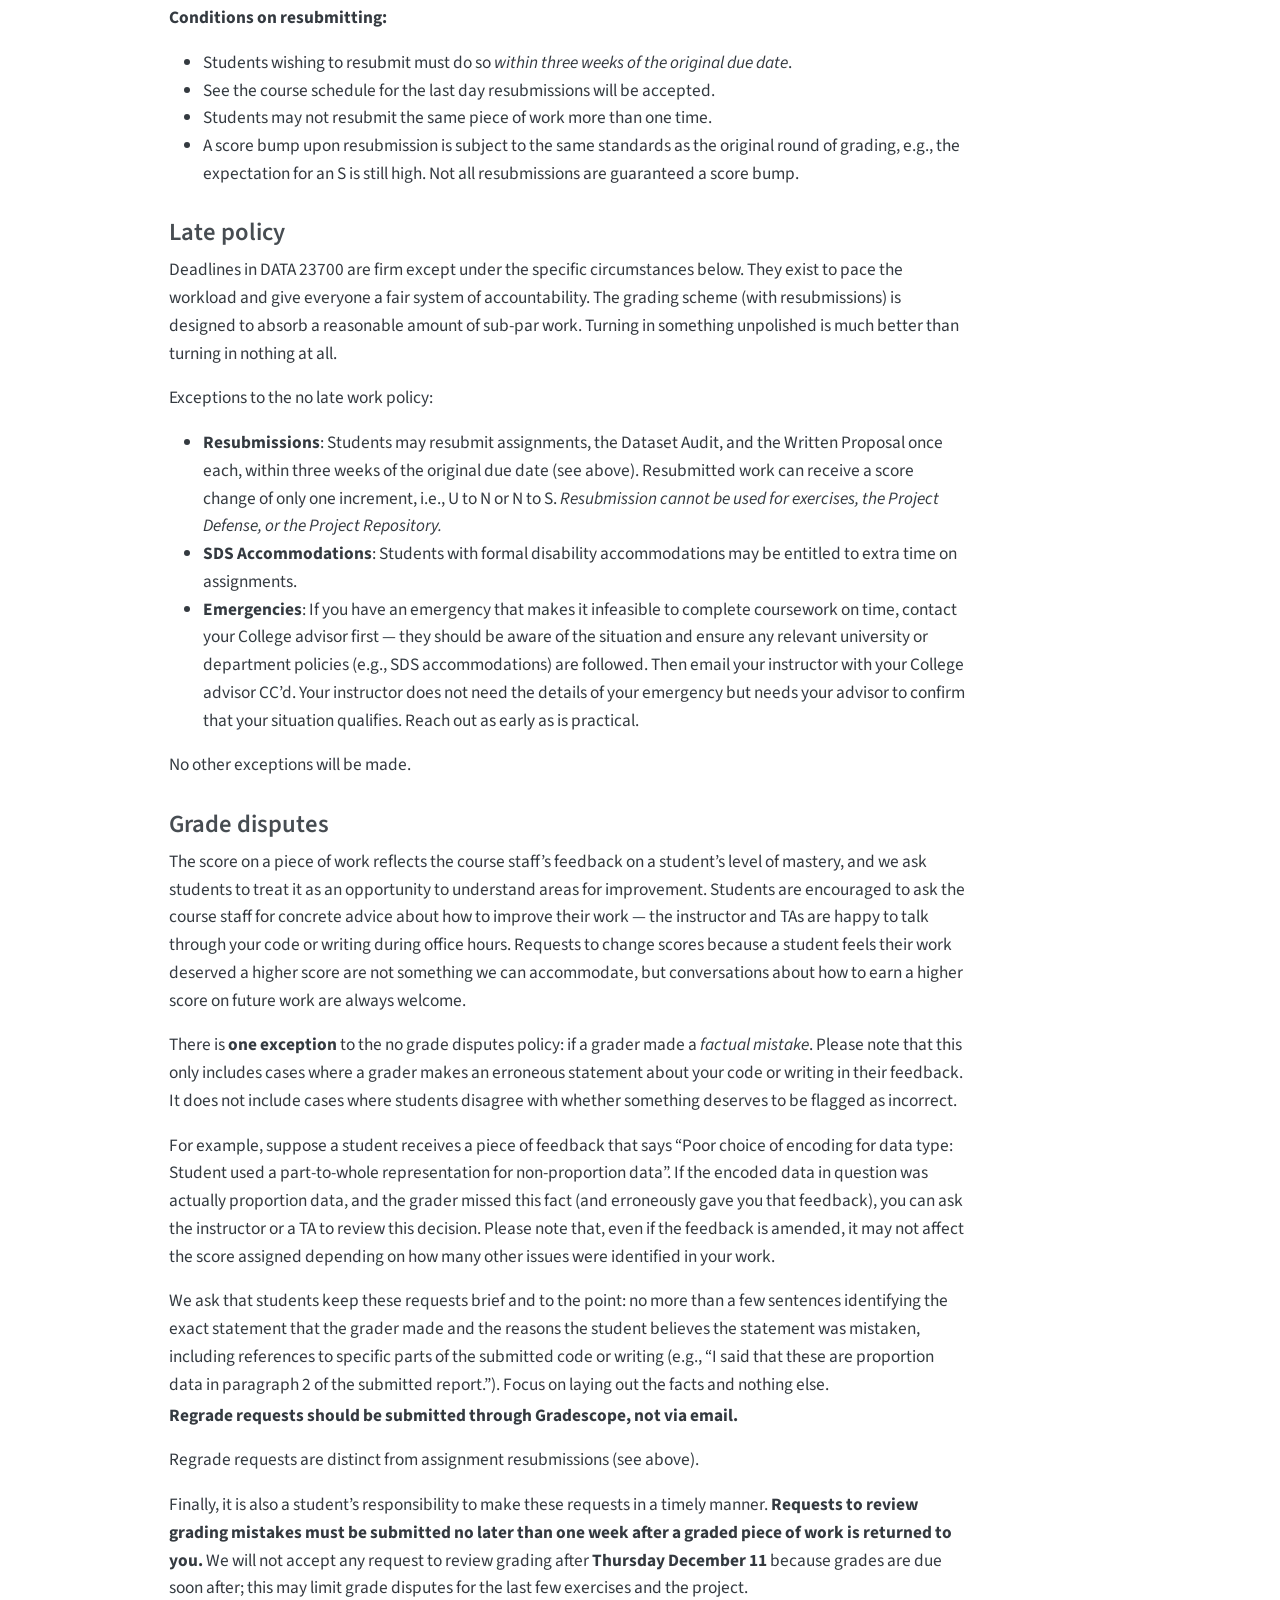
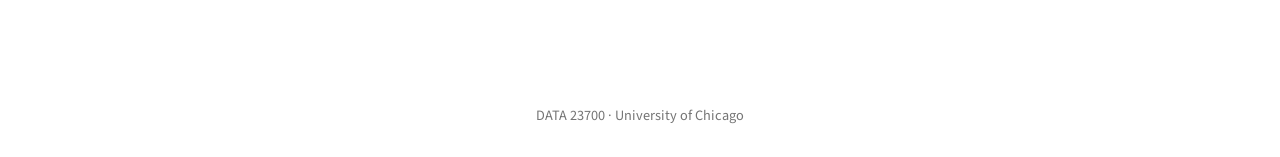
<file: docs/grading.html>
<!DOCTYPE html>
<html xmlns="http://www.w3.org/1999/xhtml" lang="en" xml:lang="en"><head>

<meta charset="utf-8">
<meta name="generator" content="quarto-1.10.18">

<meta name="viewport" content="width=device-width, initial-scale=1.0, user-scalable=yes">


<title>Grading – DATA 23700</title>
<style>
/* Default styles provided by pandoc.
** See https://pandoc.org/MANUAL.html#variables-for-html for config info.
*/
span.smallcaps{font-variant: small-caps;}
div.columns{display: flex; gap: 1.5em;}
div.column{flex: auto;}
@media screen {
div.columns{gap: min(4vw, 1.5em);}
div.column{overflow-x: auto;}
}
div.hanging-indent{margin-left: 1.5em; text-indent: -1.5em;}
ul.task-list{list-style: none;}
ul.task-list li input[type="checkbox"] {
  width: 0.8em;
  margin: 0 0.8em 0.2em -1em; /* quarto-specific, see https://github.com/quarto-dev/quarto-cli/issues/4556 */ 
  vertical-align: middle;
}
</style>


<script src="site_libs/quarto-nav/quarto-nav.js"></script>
<script src="site_libs/quarto-nav/headroom.min.js"></script>
<script src="site_libs/clipboard/clipboard.min.js"></script>
<script src="site_libs/quarto-search/autocomplete.umd.js"></script>
<script src="site_libs/quarto-search/fuse.min.js"></script>
<script src="site_libs/quarto-search/quarto-search.js"></script>
<meta name="quarto:offset" content="./">
<script src="site_libs/quarto-html/quarto.js" type="module"></script>
<script src="site_libs/quarto-html/tabsets/tabsets.js" type="module"></script>
<script src="site_libs/quarto-html/popper.min.js"></script>
<script src="site_libs/quarto-html/tippy.umd.min.js"></script>
<script src="site_libs/quarto-html/anchor.min.js"></script>
<link href="site_libs/quarto-html/tippy.css" rel="stylesheet">
<link href="site_libs/quarto-html/quarto-syntax-highlighting-64a204ab8560d761af7679ceaba22944.css" rel="stylesheet" id="quarto-text-highlighting-styles">
<script src="site_libs/bootstrap/bootstrap.min.js"></script>
<link href="site_libs/bootstrap/bootstrap-icons.css" rel="stylesheet">
<link href="site_libs/bootstrap/bootstrap-445b8638c3d06994fee0907d791121c4.min.css" rel="stylesheet" append-hash="true" id="quarto-bootstrap" data-mode="light">
<script id="quarto-search-options" type="application/json">{
  "location": "navbar",
  "copy-button": false,
  "collapse-after": 3,
  "panel-placement": "end",
  "type": "overlay",
  "limit": 50,
  "keyboard-shortcut": [
    "f",
    "/",
    "s"
  ],
  "show-item-context": false,
  "language": {
    "search-no-results-text": "No results",
    "search-matching-documents-text": "matching documents",
    "search-copy-link-title": "Copy link to search",
    "search-hide-matches-text": "Hide additional matches",
    "search-more-match-text": "more match in this document",
    "search-more-matches-text": "more matches in this document",
    "search-clear-button-title": "Clear",
    "search-text-placeholder": "",
    "search-detached-cancel-button-title": "Cancel",
    "search-submit-button-title": "Submit",
    "search-label": "Search"
  }
}</script>


<link rel="stylesheet" href="styles.css">
</head>

<body class="nav-fixed quarto-light">

<div id="quarto-search-results"></div>
  <header id="quarto-header" class="headroom fixed-top">
    <nav class="navbar navbar-expand-lg " data-bs-theme="dark">
      <div class="navbar-container container-fluid">
      <div class="navbar-brand-container mx-auto">
    <a class="navbar-brand" href="./index.html">
    <span class="navbar-title">DATA 23700</span>
    </a>
  </div>
            <div id="quarto-search" class="" title="Search"></div>
          <button class="navbar-toggler" type="button" data-bs-toggle="collapse" data-bs-target="#navbarCollapse" aria-controls="navbarCollapse" role="menu" aria-expanded="false" aria-label="Toggle navigation" onclick="if (window.quartoToggleHeadroom) { window.quartoToggleHeadroom(); }">
  <span class="navbar-toggler-icon"></span>
</button>
          <div class="collapse navbar-collapse" id="navbarCollapse">
            <ul class="navbar-nav navbar-nav-scroll me-auto">
  <li class="nav-item">
    <a class="nav-link" href="./index.html"> 
<span class="menu-text">Home</span></a>
  </li>  
  <li class="nav-item">
    <a class="nav-link" href="./communication.html"> 
<span class="menu-text">Communication</span></a>
  </li>  
  <li class="nav-item">
    <a class="nav-link" href="./schedule.html"> 
<span class="menu-text">Schedule</span></a>
  </li>  
  <li class="nav-item">
    <a class="nav-link" href="./coursework.html"> 
<span class="menu-text">Coursework</span></a>
  </li>  
  <li class="nav-item">
    <a class="nav-link active" href="./grading.html" aria-current="page"> 
<span class="menu-text">Grading</span></a>
  </li>  
  <li class="nav-item">
    <a class="nav-link" href="./software.html"> 
<span class="menu-text">Software</span></a>
  </li>  
  <li class="nav-item">
    <a class="nav-link" href="./code-of-conduct.html"> 
<span class="menu-text">Code of conduct</span></a>
  </li>  
  <li class="nav-item">
    <a class="nav-link" href="./readings.html"> 
<span class="menu-text">Readings</span></a>
  </li>  
  <li class="nav-item">
    <a class="nav-link" href="./tutorials.html"> 
<span class="menu-text">Tutorials</span></a>
  </li>  
</ul>
          </div> <!-- /navcollapse -->
            <div class="quarto-navbar-tools">
</div>
      </div> <!-- /container-fluid -->
    </nav>
</header>
<!-- content -->
<div id="quarto-content" class="quarto-container page-columns page-rows-contents page-layout-article page-navbar">
<!-- sidebar -->
<!-- margin-sidebar -->
    <div id="quarto-margin-sidebar" class="sidebar margin-sidebar">
        <nav id="TOC" role="doc-toc" class="toc-active">
    <h2 id="toc-title">On this page</h2>
   
  <ul>
  <li><a href="#resubmissions" id="toc-resubmissions" class="nav-link active" data-scroll-target="#resubmissions">Resubmissions</a></li>
  <li><a href="#late-policy" id="toc-late-policy" class="nav-link" data-scroll-target="#late-policy">Late policy</a></li>
  <li><a href="#grade-disputes" id="toc-grade-disputes" class="nav-link" data-scroll-target="#grade-disputes">Grade disputes</a></li>
  </ul>
</nav>
    </div>
<!-- main -->
<main class="content" id="quarto-document-content">

<header id="title-block-header" class="quarto-title-block default">
<div class="quarto-title">
<h1 class="title">Grading</h1>
</div>



<div class="quarto-title-meta">

    
  
    
  </div>
  


</header>


<p>In total, students can receive up to 21 S/N/U scores and 13 participation points (see <a href="./coursework.html">Coursework</a>).</p>
<p>Final grades are determined by looking up a student’s counts in the table below. Rows list the grade a student may earn. Columns are the three participation tiers:</p>
<ul>
<li><strong>Full participation</strong> (11–13 points): eligible for any grade.</li>
<li><strong>Partial participation</strong> (6–10 points): grades shift down one letter from the Full column.</li>
<li><strong>Low participation</strong> (0–5 points): grades shift down another letter.</li>
</ul>
<p>A cell of “<em>n</em> S + <em>m</em> N” means the student needs at least <em>n</em> S scores and (extra S beyond <em>n</em> + N scores) ≥ <em>m</em>. Extra S scores count toward the N requirement. Empty cells indicate that a grade is not attainable at that participation tier.</p>
<table class="caption-top table">
<thead>
<tr class="header">
<th style="text-align: left;">Grade</th>
<th style="text-align: left;">Full (11–13)</th>
<th style="text-align: left;">Partial (6–10)</th>
<th style="text-align: left;">Low (0–5)</th>
</tr>
</thead>
<tbody>
<tr class="odd">
<td style="text-align: left;">A</td>
<td style="text-align: left;">18 S + 3 N</td>
<td style="text-align: left;">–</td>
<td style="text-align: left;">–</td>
</tr>
<tr class="even">
<td style="text-align: left;">A-</td>
<td style="text-align: left;">18 S + 0 N</td>
<td style="text-align: left;">18 S + 3 N</td>
<td style="text-align: left;">–</td>
</tr>
<tr class="odd">
<td style="text-align: left;">B+</td>
<td style="text-align: left;">15 S + 3 N</td>
<td style="text-align: left;">18 S + 0 N</td>
<td style="text-align: left;">–</td>
</tr>
<tr class="even">
<td style="text-align: left;">B</td>
<td style="text-align: left;">15 S + 0 N</td>
<td style="text-align: left;">15 S + 3 N</td>
<td style="text-align: left;">18 S + 3 N</td>
</tr>
<tr class="odd">
<td style="text-align: left;">B-</td>
<td style="text-align: left;">12 S + 3 N</td>
<td style="text-align: left;">15 S + 0 N</td>
<td style="text-align: left;">18 S + 0 N</td>
</tr>
<tr class="even">
<td style="text-align: left;">C+</td>
<td style="text-align: left;">12 S + 0 N</td>
<td style="text-align: left;">12 S + 3 N</td>
<td style="text-align: left;">15 S + 3 N</td>
</tr>
<tr class="odd">
<td style="text-align: left;">C</td>
<td style="text-align: left;">9 S + 3 N</td>
<td style="text-align: left;">12 S + 0 N</td>
<td style="text-align: left;">15 S + 0 N</td>
</tr>
<tr class="even">
<td style="text-align: left;">C-</td>
<td style="text-align: left;">9 S + 0 N</td>
<td style="text-align: left;">9 S + 3 N</td>
<td style="text-align: left;">12 S + 3 N</td>
</tr>
<tr class="odd">
<td style="text-align: left;">D</td>
<td style="text-align: left;">6 S + 0 N</td>
<td style="text-align: left;">9 S + 0 N</td>
<td style="text-align: left;">12 S + 0 N</td>
</tr>
<tr class="even">
<td style="text-align: left;">F</td>
<td style="text-align: left;">else</td>
<td style="text-align: left;">else</td>
<td style="text-align: left;">else</td>
</tr>
</tbody>
</table>
<p>Consider some examples:</p>
<ul>
<li>A student with 12 participation points, 21 S, 0 N, and 0 U would get an A.</li>
<li>A student with 12 participation points, 18 S, 0 N, and 3 U would get an A-.</li>
<li>A student with 12 participation points, 15 S, 3 N, and 3 U would get a B+.</li>
<li>A student with 8 participation points, 18 S, 3 N, and 0 U would get an A- (Partial tier caps at A-).</li>
<li>A student with 3 participation points, 18 S, 3 N, and 0 U would get a B (Low tier caps at B).</li>
<li>A student with 12 participation points, 4 S, 0 N, and 17 U would get an F.</li>
</ul>
<section id="resubmissions" class="level3">
<h3 class="anchored" data-anchor-id="resubmissions">Resubmissions</h3>
<p>The following work may be resubmitted one time each: assignments, the project Dataset Audit, and the project Written Proposal. On the other hand, Exercises, the project Defense, and the Project Repository may not be resubmitted. If a student receives a score of N or U on resubmittable work, they may resubmit that work one time for a score bump of up to one increment. In other words, a resubmission can raise an N to an S or raise a U to an N, but cannot raise a U to an S. Students should always make an earnest attempt to submit something relatively complete on time rather than missing deadlines.</p>
<p><strong>How to resubmit?</strong> Students <em>resubmitting work that at first earned an N</em> should visit office hours prepared to present their revised work to the instructor or a TA and explain how they responded to feedback. Resubmissions that at first earned an N may not be submitted without visiting office hours. Students <em>resubmitting work that at first earned a U</em> should send their instructor a new submission via email, in the required file format(s), within the allotted timeline (see below).</p>
<p><strong>Conditions on resubmitting:</strong></p>
<ul>
<li>Students wishing to resubmit must do so <em>within three weeks of the original due date</em>.</li>
<li>See the course schedule for the last day resubmissions will be accepted.</li>
<li>Students may not resubmit the same piece of work more than one time.</li>
<li>A score bump upon resubmission is subject to the same standards as the original round of grading, e.g., the expectation for an S is still high. Not all resubmissions are guaranteed a score bump.</li>
</ul>
</section>
<section id="late-policy" class="level3">
<h3 class="anchored" data-anchor-id="late-policy">Late policy</h3>
<p>Deadlines in DATA 23700 are firm except under the specific circumstances below. They exist to pace the workload and give everyone a fair system of accountability. The grading scheme (with resubmissions) is designed to absorb a reasonable amount of sub-par work. Turning in something unpolished is much better than turning in nothing at all.</p>
<p>Exceptions to the no late work policy:</p>
<ul>
<li><strong>Resubmissions</strong>: Students may resubmit assignments, the Dataset Audit, and the Written Proposal once each, within three weeks of the original due date (see above). Resubmitted work can receive a score change of only one increment, i.e., U to N or N to S. <em>Resubmission cannot be used for exercises, the Project Defense, or the Project Repository.</em></li>
<li><strong>SDS Accommodations</strong>: Students with formal disability accommodations may be entitled to extra time on assignments.</li>
<li><strong>Emergencies</strong>: If you have an emergency that makes it infeasible to complete coursework on time, contact your College advisor first — they should be aware of the situation and ensure any relevant university or department policies (e.g., SDS accommodations) are followed. Then email your instructor with your College advisor CC’d.&nbsp;Your instructor does not need the details of your emergency but needs your advisor to confirm that your situation qualifies. Reach out as early as is practical.</li>
</ul>
<p>No other exceptions will be made.</p>
</section>
<section id="grade-disputes" class="level3">
<h3 class="anchored" data-anchor-id="grade-disputes">Grade disputes</h3>
<p>The score on a piece of work reflects the course staff’s feedback on a student’s level of mastery, and we ask students to treat it as an opportunity to understand areas for improvement. Students are encouraged to ask the course staff for concrete advice about how to improve their work — the instructor and TAs are happy to talk through your code or writing during office hours. Requests to change scores because a student feels their work deserved a higher score are not something we can accommodate, but conversations about how to earn a higher score on future work are always welcome.</p>
<p>There is <strong>one exception</strong> to the no grade disputes policy: if a grader made a <em>factual mistake</em>. Please note that this only includes cases where a grader makes an erroneous statement about your code or writing in their feedback. It does not include cases where students disagree with whether something deserves to be flagged as incorrect.</p>
<p>For example, suppose a student receives a piece of feedback that says “Poor choice of encoding for data type: Student used a part-to-whole representation for non-proportion data”. If the encoded data in question was actually proportion data, and the grader missed this fact (and erroneously gave you that feedback), you can ask the instructor or a TA to review this decision. Please note that, even if the feedback is amended, it may not affect the score assigned depending on how many other issues were identified in your work.</p>
<p>We ask that students keep these requests brief and to the point: no more than a few sentences identifying the exact statement that the grader made and the reasons the student believes the statement was mistaken, including references to specific parts of the submitted code or writing (e.g., “I said that these are proportion data in paragraph 2 of the submitted report.”). Focus on laying out the facts and nothing else. <strong>Regrade requests should be submitted through Gradescope, not via email.</strong></p>
<p>Regrade requests are distinct from assignment resubmissions (see above).</p>
<p>Finally, it is also a student’s responsibility to make these requests in a timely manner. <strong>Requests to review grading mistakes must be submitted no later than one week after a graded piece of work is returned to you.</strong> We will not accept any request to review grading after <strong>Thursday December 11</strong> because grades are due soon after; this may limit grade disputes for the last few exercises and the project.</p>


</section>

</main> <!-- /main -->
<script id="quarto-html-after-body" type="application/javascript">
  window.document.addEventListener("DOMContentLoaded", function (event) {
    const icon = "";
    const anchorJS = new window.AnchorJS();
    anchorJS.options = {
      placement: 'right',
      icon: icon
    };
    anchorJS.add('.anchored');
    const isCodeAnnotation = (el) => {
      for (const clz of el.classList) {
        if (clz.startsWith('code-annotation-')) {                     
          return true;
        }
      }
      return false;
    }
    const onCopySuccess = function(e) {
      // button target
      const button = e.trigger;
      // don't keep focus
      button.blur();
      // flash "checked"
      button.classList.add('code-copy-button-checked');
      var currentTitle = button.getAttribute("title");
      button.setAttribute("title", "Copied!");
      let tooltip;
      if (window.bootstrap) {
        button.setAttribute("data-bs-toggle", "tooltip");
        button.setAttribute("data-bs-placement", "left");
        button.setAttribute("data-bs-title", "Copied!");
        tooltip = new bootstrap.Tooltip(button, 
          { trigger: "manual", 
            customClass: "code-copy-button-tooltip",
            offset: [0, -8]});
        tooltip.show();    
      }
      setTimeout(function() {
        if (tooltip) {
          tooltip.hide();
          button.removeAttribute("data-bs-title");
          button.removeAttribute("data-bs-toggle");
          button.removeAttribute("data-bs-placement");
        }
        button.setAttribute("title", currentTitle);
        button.classList.remove('code-copy-button-checked');
      }, 1000);
      // clear code selection
      e.clearSelection();
    }
    const getTextToCopy = function(trigger) {
      const outerScaffold = trigger.parentElement.cloneNode(true);
      const codeEl = outerScaffold.querySelector('code');
      for (const childEl of codeEl.children) {
        if (isCodeAnnotation(childEl)) {
          childEl.remove();
        }
      }
      return codeEl.innerText;
    }
    const clipboard = new window.ClipboardJS('.code-copy-button:not([data-in-quarto-modal])', {
      text: getTextToCopy
    });
    clipboard.on('success', onCopySuccess);
    if (window.document.getElementById('quarto-embedded-source-code-modal')) {
      const clipboardModal = new window.ClipboardJS('.code-copy-button[data-in-quarto-modal]', {
        text: getTextToCopy,
        container: window.document.getElementById('quarto-embedded-source-code-modal')
      });
      clipboardModal.on('success', onCopySuccess);
    }
      var localhostRegex = new RegExp(/^(?:http|https):\/\/localhost\:?[0-9]*\//);
      var mailtoRegex = new RegExp(/^mailto:/);
        var filterRegex = new RegExp("https:\/\/kalealex\.github\.io\/data23700\/");
      var isInternal = (href) => {
          return filterRegex.test(href) || localhostRegex.test(href) || mailtoRegex.test(href);
      }
      // Inspect non-navigation links and adorn them if external
     var links = window.document.querySelectorAll('a[href]:not(.nav-link):not(.navbar-brand):not(.toc-action):not(.sidebar-link):not(.sidebar-item-toggle):not(.pagination-link):not(.no-external):not([aria-hidden]):not(.dropdown-item):not(.quarto-navigation-tool):not(.about-link)');
      for (var i=0; i<links.length; i++) {
        const link = links[i];
        if (!isInternal(link.href)) {
          // undo the damage that might have been done by quarto-nav.js in the case of
          // links that we want to consider external
          if (link.dataset.originalHref !== undefined) {
            link.href = link.dataset.originalHref;
          }
        }
      }
    function tippyHover(el, contentFn, onTriggerFn, onUntriggerFn) {
      const config = {
        allowHTML: true,
        maxWidth: 500,
        delay: 100,
        arrow: false,
        appendTo: function(el) {
            return el.parentElement;
        },
        interactive: true,
        interactiveBorder: 10,
        theme: 'quarto',
        placement: 'bottom-start',
      };
      if (contentFn) {
        config.content = contentFn;
      }
      if (onTriggerFn) {
        config.onTrigger = onTriggerFn;
      }
      if (onUntriggerFn) {
        config.onUntrigger = onUntriggerFn;
      }
      window.tippy(el, config); 
    }
    const noterefs = window.document.querySelectorAll('a[role="doc-noteref"]');
    for (var i=0; i<noterefs.length; i++) {
      const ref = noterefs[i];
      tippyHover(ref, function() {
        // use id or data attribute instead here
        let href = ref.getAttribute('data-footnote-href') || ref.getAttribute('href');
        try { href = new URL(href).hash; } catch {}
        const id = href.replace(/^#\/?/, "");
        const note = window.document.getElementById(id);
        if (note) {
          return note.innerHTML;
        } else {
          return "";
        }
      });
    }
    const xrefs = window.document.querySelectorAll('a.quarto-xref');
    const processXRef = (id, note) => {
      // Strip column container classes
      const stripColumnClz = (el) => {
        el.classList.remove("page-full", "page-columns");
        if (el.children) {
          for (const child of el.children) {
            stripColumnClz(child);
          }
        }
      }
      stripColumnClz(note)
      if (id === null || id.startsWith('sec-')) {
        // Special case sections, only their first couple elements
        const container = document.createElement("div");
        if (note.children && note.children.length > 2) {
          container.appendChild(note.children[0].cloneNode(true));
          for (let i = 1; i < note.children.length; i++) {
            const child = note.children[i];
            if (child.tagName === "P" && child.innerText === "") {
              continue;
            } else {
              container.appendChild(child.cloneNode(true));
              break;
            }
          }
          if (window.Quarto?.typesetMath) {
            window.Quarto.typesetMath(container);
          }
          return container.innerHTML
        } else {
          if (window.Quarto?.typesetMath) {
            window.Quarto.typesetMath(note);
          }
          return note.innerHTML;
        }
      } else {
        // Remove any anchor links if they are present
        const anchorLink = note.querySelector('a.anchorjs-link');
        if (anchorLink) {
          anchorLink.remove();
        }
        if (window.Quarto?.typesetMath) {
          window.Quarto.typesetMath(note);
        }
        if (note.classList.contains("callout")) {
          return note.outerHTML;
        } else {
          return note.innerHTML;
        }
      }
    }
    for (var i=0; i<xrefs.length; i++) {
      const xref = xrefs[i];
      tippyHover(xref, undefined, function(instance) {
        instance.disable();
        let url = xref.getAttribute('href');
        let hash = undefined; 
        if (url.startsWith('#')) {
          hash = url;
        } else {
          try { hash = new URL(url).hash; } catch {}
        }
        if (hash) {
          const id = hash.replace(/^#\/?/, "");
          const note = window.document.getElementById(id);
          if (note !== null) {
            try {
              const html = processXRef(id, note.cloneNode(true));
              instance.setContent(html);
            } finally {
              instance.enable();
              instance.show();
            }
          } else {
            // See if we can fetch this
            fetch(url.split('#')[0])
            .then(res => res.text())
            .then(html => {
              const parser = new DOMParser();
              const htmlDoc = parser.parseFromString(html, "text/html");
              const note = htmlDoc.getElementById(id);
              if (note !== null) {
                const html = processXRef(id, note);
                instance.setContent(html);
              } 
            }).finally(() => {
              instance.enable();
              instance.show();
            });
          }
        } else {
          // See if we can fetch a full url (with no hash to target)
          // This is a special case and we should probably do some content thinning / targeting
          fetch(url)
          .then(res => res.text())
          .then(html => {
            const parser = new DOMParser();
            const htmlDoc = parser.parseFromString(html, "text/html");
            const note = htmlDoc.querySelector('main.content');
            if (note !== null) {
              // This should only happen for chapter cross references
              // (since there is no id in the URL)
              // remove the first header
              if (note.children.length > 0 && note.children[0].tagName === "HEADER") {
                note.children[0].remove();
              }
              const html = processXRef(null, note);
              instance.setContent(html);
            } 
          }).finally(() => {
            instance.enable();
            instance.show();
          });
        }
      }, function(instance) {
      });
    }
        let selectedAnnoteEl;
        const selectorForAnnotation = ( cell, annotation) => {
          let cellAttr = 'data-code-cell="' + cell + '"';
          let lineAttr = 'data-code-annotation="' +  annotation + '"';
          const selector = 'span[' + cellAttr + '][' + lineAttr + ']';
          return selector;
        }
        const selectCodeLines = (annoteEl) => {
          const doc = window.document;
          const targetCell = annoteEl.getAttribute("data-target-cell");
          const targetAnnotation = annoteEl.getAttribute("data-target-annotation");
          const annoteSpan = window.document.querySelector(selectorForAnnotation(targetCell, targetAnnotation));
          const lines = annoteSpan.getAttribute("data-code-lines").split(",");
          const lineIds = lines.map((line) => {
            return targetCell + "-" + line;
          })
          let top = null;
          let height = null;
          let parent = null;
          if (lineIds.length > 0) {
              //compute the position of the single el (top and bottom and make a div)
              const el = window.document.getElementById(lineIds[0]);
              top = el.offsetTop;
              height = el.offsetHeight;
              parent = el.parentElement.parentElement;
            if (lineIds.length > 1) {
              const lastEl = window.document.getElementById(lineIds[lineIds.length - 1]);
              const bottom = lastEl.offsetTop + lastEl.offsetHeight;
              height = bottom - top;
            }
            if (top !== null && height !== null && parent !== null) {
              // cook up a div (if necessary) and position it 
              let div = window.document.getElementById("code-annotation-line-highlight");
              if (div === null) {
                div = window.document.createElement("div");
                div.setAttribute("id", "code-annotation-line-highlight");
                div.style.position = 'absolute';
                parent.appendChild(div);
              }
              div.style.top = top - 2 + "px";
              div.style.height = height + 4 + "px";
              div.style.left = 0;
              let gutterDiv = window.document.getElementById("code-annotation-line-highlight-gutter");
              if (gutterDiv === null) {
                gutterDiv = window.document.createElement("div");
                gutterDiv.setAttribute("id", "code-annotation-line-highlight-gutter");
                gutterDiv.style.position = 'absolute';
                const codeCell = window.document.getElementById(targetCell);
                const gutter = codeCell.querySelector('.code-annotation-gutter');
                gutter.appendChild(gutterDiv);
              }
              gutterDiv.style.top = top - 2 + "px";
              gutterDiv.style.height = height + 4 + "px";
            }
            selectedAnnoteEl = annoteEl;
          }
        };
        const unselectCodeLines = () => {
          const elementsIds = ["code-annotation-line-highlight", "code-annotation-line-highlight-gutter"];
          elementsIds.forEach((elId) => {
            const div = window.document.getElementById(elId);
            if (div) {
              div.remove();
            }
          });
          selectedAnnoteEl = undefined;
        };
          // Handle positioning of the toggle
      window.addEventListener(
        "resize",
        throttle(() => {
          elRect = undefined;
          if (selectedAnnoteEl) {
            selectCodeLines(selectedAnnoteEl);
          }
        }, 10)
      );
      function throttle(fn, ms) {
      let throttle = false;
      let timer;
        return (...args) => {
          if(!throttle) { // first call gets through
              fn.apply(this, args);
              throttle = true;
          } else { // all the others get throttled
              if(timer) clearTimeout(timer); // cancel #2
              timer = setTimeout(() => {
                fn.apply(this, args);
                timer = throttle = false;
              }, ms);
          }
        };
      }
        // Attach click handler to the DT
        const annoteDls = window.document.querySelectorAll('dt[data-target-cell]');
        for (const annoteDlNode of annoteDls) {
          annoteDlNode.addEventListener('click', (event) => {
            const clickedEl = event.target;
            if (clickedEl !== selectedAnnoteEl) {
              unselectCodeLines();
              const activeEl = window.document.querySelector('dt[data-target-cell].code-annotation-active');
              if (activeEl) {
                activeEl.classList.remove('code-annotation-active');
              }
              selectCodeLines(clickedEl);
              clickedEl.classList.add('code-annotation-active');
            } else {
              // Unselect the line
              unselectCodeLines();
              clickedEl.classList.remove('code-annotation-active');
            }
          });
        }
    const findCites = (el) => {
      const parentEl = el.parentElement;
      if (parentEl) {
        const cites = parentEl.dataset.cites;
        if (cites) {
          return {
            el,
            cites: cites.split(' ')
          };
        } else {
          return findCites(el.parentElement)
        }
      } else {
        return undefined;
      }
    };
    var bibliorefs = window.document.querySelectorAll('a[role="doc-biblioref"]');
    for (var i=0; i<bibliorefs.length; i++) {
      const ref = bibliorefs[i];
      const citeInfo = findCites(ref);
      if (citeInfo) {
        tippyHover(citeInfo.el, function() {
          var popup = window.document.createElement('div');
          citeInfo.cites.forEach(function(cite) {
            var citeDiv = window.document.createElement('div');
            citeDiv.classList.add('hanging-indent');
            citeDiv.classList.add('csl-entry');
            var biblioDiv = window.document.getElementById('ref-' + cite);
            if (biblioDiv) {
              citeDiv.innerHTML = biblioDiv.innerHTML;
            }
            popup.appendChild(citeDiv);
          });
          return popup.innerHTML;
        });
      }
    }
  });
  </script>
</div> <!-- /content -->
<footer class="footer">
  <div class="nav-footer">
    <div class="nav-footer-left">
      &nbsp;
    </div>   
    <div class="nav-footer-center">
<p>DATA 23700 · University of Chicago</p>
</div>
    <div class="nav-footer-right">
      &nbsp;
    </div>
  </div>
</footer>




</body></html>
</file>
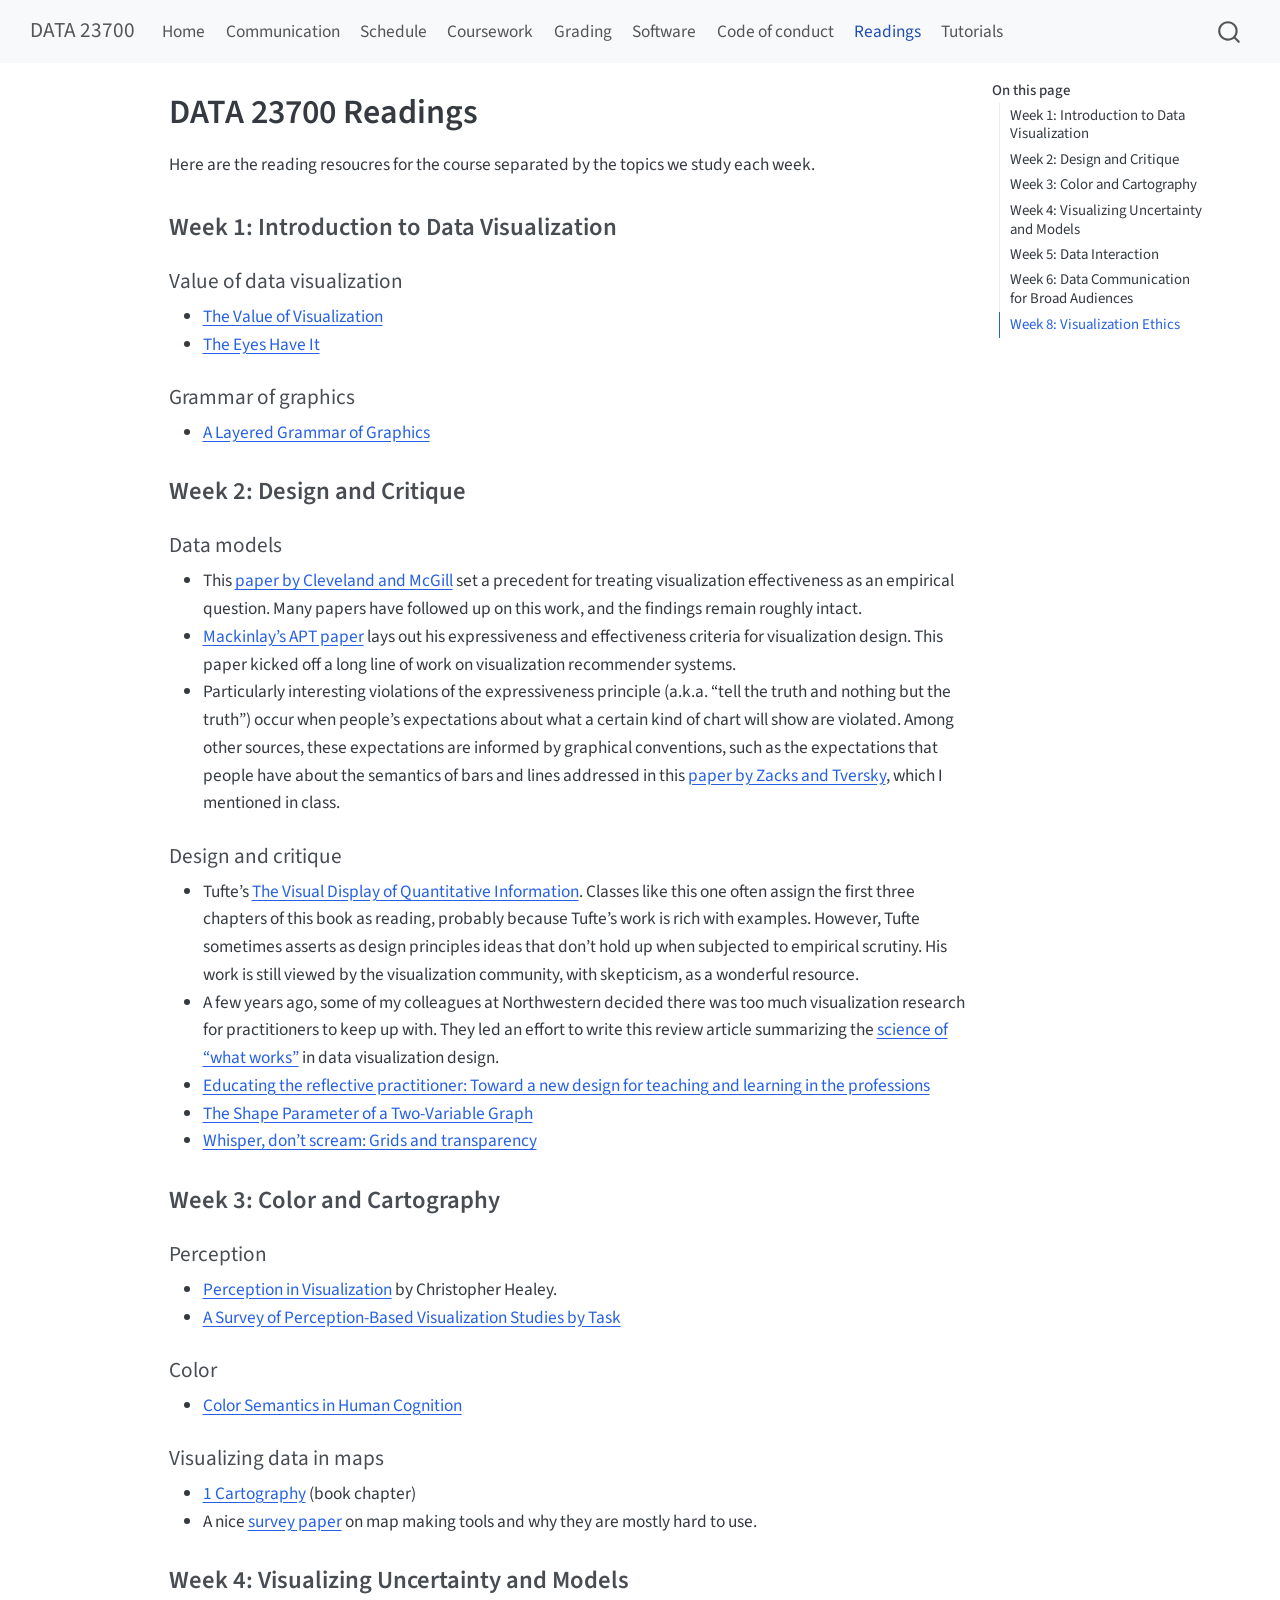
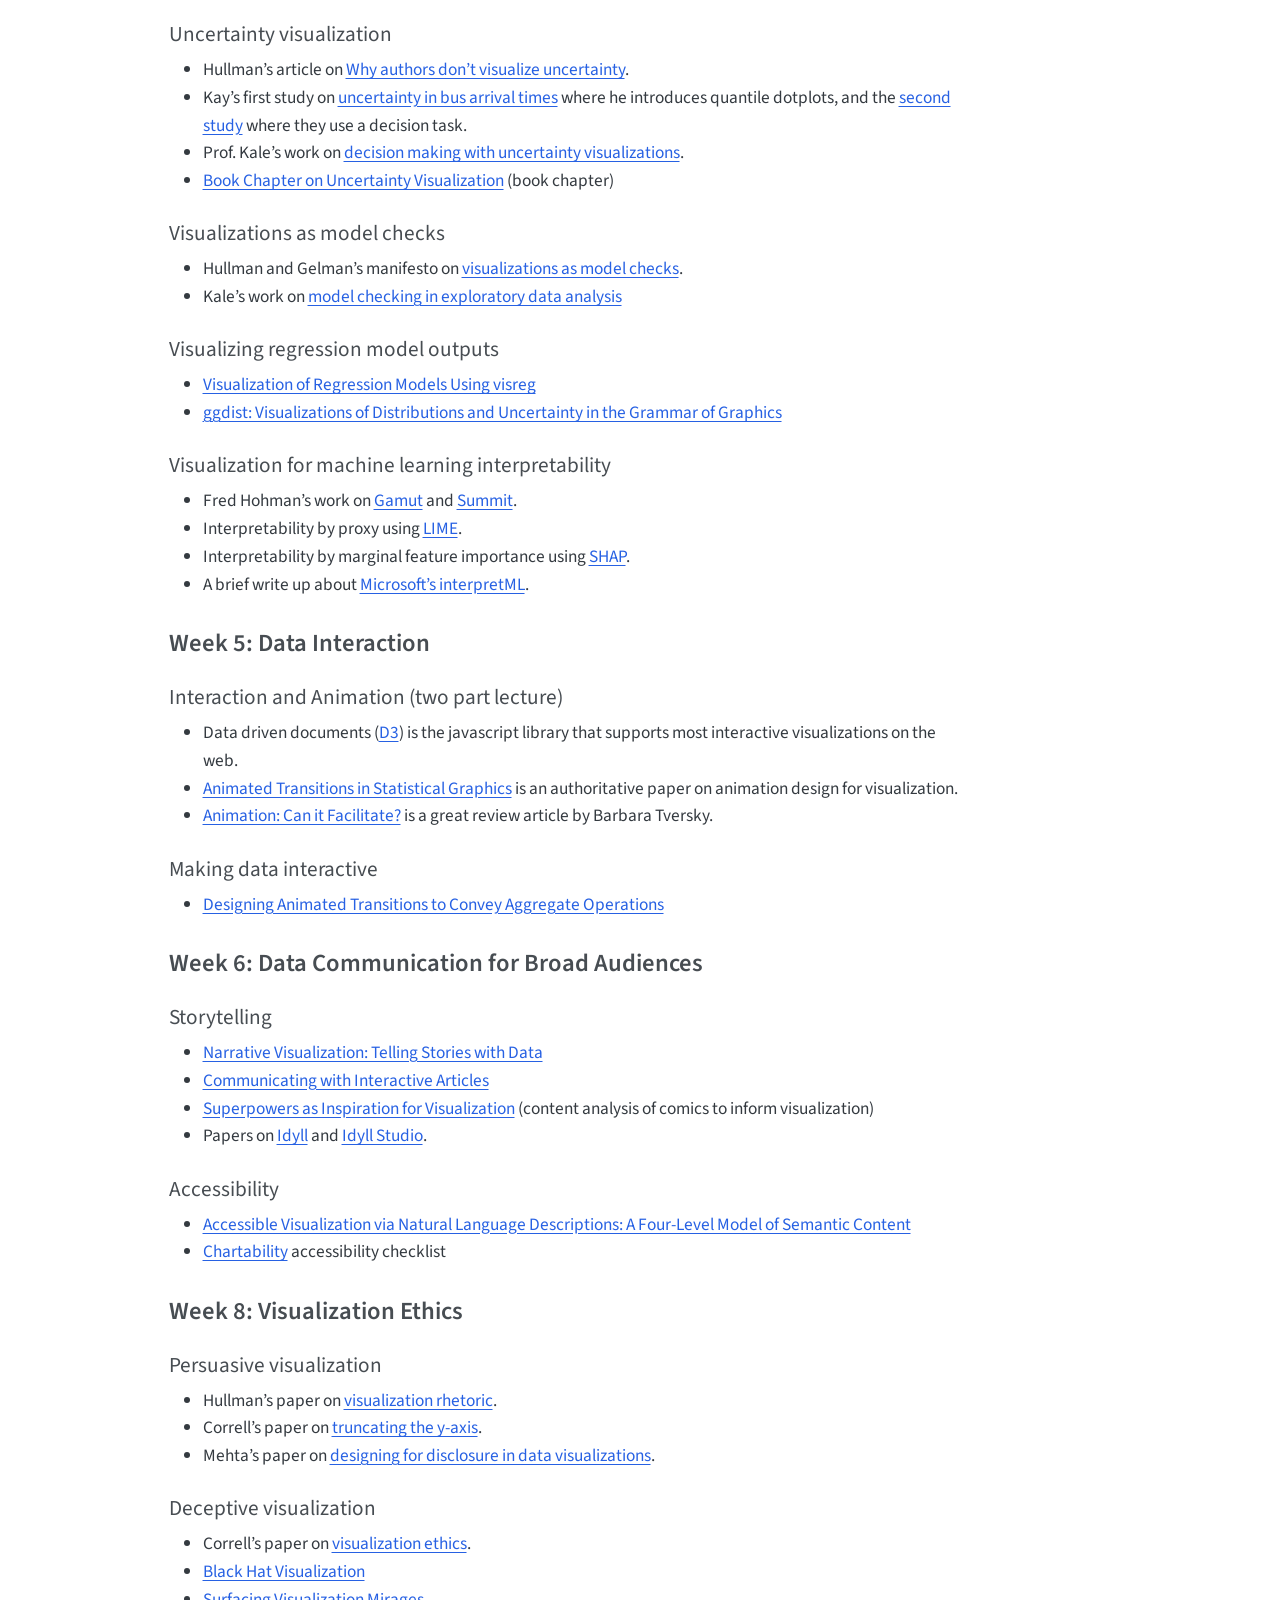
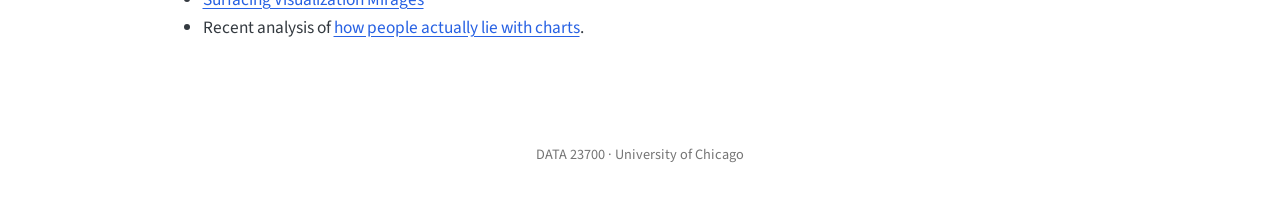
<file: docs/readings.html>
<!DOCTYPE html>
<html xmlns="http://www.w3.org/1999/xhtml" lang="en" xml:lang="en"><head>

<meta charset="utf-8">
<meta name="generator" content="quarto-1.10.18">

<meta name="viewport" content="width=device-width, initial-scale=1.0, user-scalable=yes">


<title>DATA 23700 Readings – DATA 23700</title>
<style>
/* Default styles provided by pandoc.
** See https://pandoc.org/MANUAL.html#variables-for-html for config info.
*/
span.smallcaps{font-variant: small-caps;}
div.columns{display: flex; gap: 1.5em;}
div.column{flex: auto;}
@media screen {
div.columns{gap: min(4vw, 1.5em);}
div.column{overflow-x: auto;}
}
div.hanging-indent{margin-left: 1.5em; text-indent: -1.5em;}
ul.task-list{list-style: none;}
ul.task-list li input[type="checkbox"] {
  width: 0.8em;
  margin: 0 0.8em 0.2em -1em; /* quarto-specific, see https://github.com/quarto-dev/quarto-cli/issues/4556 */ 
  vertical-align: middle;
}
</style>


<script src="site_libs/quarto-nav/quarto-nav.js"></script>
<script src="site_libs/quarto-nav/headroom.min.js"></script>
<script src="site_libs/clipboard/clipboard.min.js"></script>
<script src="site_libs/quarto-search/autocomplete.umd.js"></script>
<script src="site_libs/quarto-search/fuse.min.js"></script>
<script src="site_libs/quarto-search/quarto-search.js"></script>
<meta name="quarto:offset" content="./">
<script src="site_libs/quarto-html/quarto.js" type="module"></script>
<script src="site_libs/quarto-html/tabsets/tabsets.js" type="module"></script>
<script src="site_libs/quarto-html/popper.min.js"></script>
<script src="site_libs/quarto-html/tippy.umd.min.js"></script>
<script src="site_libs/quarto-html/anchor.min.js"></script>
<link href="site_libs/quarto-html/tippy.css" rel="stylesheet">
<link href="site_libs/quarto-html/quarto-syntax-highlighting-64a204ab8560d761af7679ceaba22944.css" rel="stylesheet" id="quarto-text-highlighting-styles">
<script src="site_libs/bootstrap/bootstrap.min.js"></script>
<link href="site_libs/bootstrap/bootstrap-icons.css" rel="stylesheet">
<link href="site_libs/bootstrap/bootstrap-445b8638c3d06994fee0907d791121c4.min.css" rel="stylesheet" append-hash="true" id="quarto-bootstrap" data-mode="light">
<script id="quarto-search-options" type="application/json">{
  "location": "navbar",
  "copy-button": false,
  "collapse-after": 3,
  "panel-placement": "end",
  "type": "overlay",
  "limit": 50,
  "keyboard-shortcut": [
    "f",
    "/",
    "s"
  ],
  "show-item-context": false,
  "language": {
    "search-no-results-text": "No results",
    "search-matching-documents-text": "matching documents",
    "search-copy-link-title": "Copy link to search",
    "search-hide-matches-text": "Hide additional matches",
    "search-more-match-text": "more match in this document",
    "search-more-matches-text": "more matches in this document",
    "search-clear-button-title": "Clear",
    "search-text-placeholder": "",
    "search-detached-cancel-button-title": "Cancel",
    "search-submit-button-title": "Submit",
    "search-label": "Search"
  }
}</script>


<link rel="stylesheet" href="styles.css">
</head>

<body class="nav-fixed quarto-light">

<div id="quarto-search-results"></div>
  <header id="quarto-header" class="headroom fixed-top">
    <nav class="navbar navbar-expand-lg " data-bs-theme="dark">
      <div class="navbar-container container-fluid">
      <div class="navbar-brand-container mx-auto">
    <a class="navbar-brand" href="./index.html">
    <span class="navbar-title">DATA 23700</span>
    </a>
  </div>
            <div id="quarto-search" class="" title="Search"></div>
          <button class="navbar-toggler" type="button" data-bs-toggle="collapse" data-bs-target="#navbarCollapse" aria-controls="navbarCollapse" role="menu" aria-expanded="false" aria-label="Toggle navigation" onclick="if (window.quartoToggleHeadroom) { window.quartoToggleHeadroom(); }">
  <span class="navbar-toggler-icon"></span>
</button>
          <div class="collapse navbar-collapse" id="navbarCollapse">
            <ul class="navbar-nav navbar-nav-scroll me-auto">
  <li class="nav-item">
    <a class="nav-link" href="./index.html"> 
<span class="menu-text">Home</span></a>
  </li>  
  <li class="nav-item">
    <a class="nav-link" href="./communication.html"> 
<span class="menu-text">Communication</span></a>
  </li>  
  <li class="nav-item">
    <a class="nav-link" href="./schedule.html"> 
<span class="menu-text">Schedule</span></a>
  </li>  
  <li class="nav-item">
    <a class="nav-link" href="./coursework.html"> 
<span class="menu-text">Coursework</span></a>
  </li>  
  <li class="nav-item">
    <a class="nav-link" href="./grading.html"> 
<span class="menu-text">Grading</span></a>
  </li>  
  <li class="nav-item">
    <a class="nav-link" href="./software.html"> 
<span class="menu-text">Software</span></a>
  </li>  
  <li class="nav-item">
    <a class="nav-link" href="./code-of-conduct.html"> 
<span class="menu-text">Code of conduct</span></a>
  </li>  
  <li class="nav-item">
    <a class="nav-link active" href="./readings.html" aria-current="page"> 
<span class="menu-text">Readings</span></a>
  </li>  
  <li class="nav-item">
    <a class="nav-link" href="./tutorials.html"> 
<span class="menu-text">Tutorials</span></a>
  </li>  
</ul>
          </div> <!-- /navcollapse -->
            <div class="quarto-navbar-tools">
</div>
      </div> <!-- /container-fluid -->
    </nav>
</header>
<!-- content -->
<div id="quarto-content" class="quarto-container page-columns page-rows-contents page-layout-article page-navbar">
<!-- sidebar -->
<!-- margin-sidebar -->
    <div id="quarto-margin-sidebar" class="sidebar margin-sidebar">
        <nav id="TOC" role="doc-toc" class="toc-active">
    <h2 id="toc-title">On this page</h2>
   
  <ul>
  <li><a href="#week-1-introduction-to-data-visualization" id="toc-week-1-introduction-to-data-visualization" class="nav-link active" data-scroll-target="#week-1-introduction-to-data-visualization">Week 1: Introduction to Data Visualization</a></li>
  <li><a href="#week-2-design-and-critique" id="toc-week-2-design-and-critique" class="nav-link" data-scroll-target="#week-2-design-and-critique">Week 2: Design and Critique</a></li>
  <li><a href="#week-3-color-and-cartography" id="toc-week-3-color-and-cartography" class="nav-link" data-scroll-target="#week-3-color-and-cartography">Week 3: Color and Cartography</a></li>
  <li><a href="#week-4-visualizing-uncertainty-and-models" id="toc-week-4-visualizing-uncertainty-and-models" class="nav-link" data-scroll-target="#week-4-visualizing-uncertainty-and-models">Week 4: Visualizing Uncertainty and Models</a></li>
  <li><a href="#week-5-data-interaction" id="toc-week-5-data-interaction" class="nav-link" data-scroll-target="#week-5-data-interaction">Week 5: Data Interaction</a></li>
  <li><a href="#week-6-data-communication-for-broad-audiences" id="toc-week-6-data-communication-for-broad-audiences" class="nav-link" data-scroll-target="#week-6-data-communication-for-broad-audiences">Week 6: Data Communication for Broad Audiences</a></li>
  <li><a href="#week-8-visualization-ethics" id="toc-week-8-visualization-ethics" class="nav-link" data-scroll-target="#week-8-visualization-ethics">Week 8: Visualization Ethics</a></li>
  </ul>
</nav>
    </div>
<!-- main -->
<main class="content" id="quarto-document-content">

<header id="title-block-header" class="quarto-title-block default">
<div class="quarto-title">
<h1 class="title">DATA 23700 Readings</h1>
</div>



<div class="quarto-title-meta">

    
  
    
  </div>
  


</header>


<p>Here are the reading resoucres for the course separated by the topics we study each week.</p>
<section id="week-1-introduction-to-data-visualization" class="level3">
<h3 class="anchored" data-anchor-id="week-1-introduction-to-data-visualization">Week 1: Introduction to Data Visualization</h3>
<section id="value-of-data-visualization" class="level4">
<h4 class="anchored" data-anchor-id="value-of-data-visualization">Value of data visualization</h4>
<ul>
<li><a href="https://faculty.cc.gatech.edu/~stasko/7450/Papers/vanwijk-vis05.pdf">The Value of Visualization</a></li>
<li><a href="https://ieeexplore.ieee.org/document/545307">The Eyes Have It</a></li>
</ul>
</section>
<section id="grammar-of-graphics" class="level4">
<h4 class="anchored" data-anchor-id="grammar-of-graphics">Grammar of graphics</h4>
<ul>
<li><a href="https://byrneslab.net/classes/biol607/readings/wickham_layered-grammar.pdf">A Layered Grammar of Graphics</a></li>
</ul>
</section>
</section>
<section id="week-2-design-and-critique" class="level3">
<h3 class="anchored" data-anchor-id="week-2-design-and-critique">Week 2: Design and Critique</h3>
<section id="data-models" class="level4">
<h4 class="anchored" data-anchor-id="data-models">Data models</h4>
<ul>
<li>This <a href="http://euclid.psych.yorku.ca/www/psy6135/papers/ClevelandMcGill1984.pdf">paper by Cleveland and McGill</a> set a precedent for treating visualization effectiveness as an empirical question. Many papers have followed up on this work, and the findings remain roughly intact.</li>
<li><a href="https://dl.acm.org/doi/10.1145/22949.22950">Mackinlay’s APT paper</a> lays out his expressiveness and effectiveness criteria for visualization design. This paper kicked off a long line of work on visualization recommender systems.</li>
<li>Particularly interesting violations of the expressiveness principle (a.k.a. “tell the truth and nothing but the truth”) occur when people’s expectations about what a certain kind of chart will show are violated. Among other sources, these expectations are informed by graphical conventions, such as the expectations that people have about the semantics of bars and lines addressed in this <a href="https://dcl.wustl.edu/files/2017/09/zacksmemcog99-12d5ktx.pdf">paper by Zacks and Tversky</a>, which I mentioned in class.</li>
</ul>
</section>
<section id="design-and-critique" class="level4">
<h4 class="anchored" data-anchor-id="design-and-critique">Design and critique</h4>
<ul>
<li>Tufte’s <a href="https://kyl.neocities.org/books/%5BTEC%20TUF%5D%20the%20visual%20display%20of%20quantitative%20information.pdf">The Visual Display of Quantitative Information</a>. Classes like this one often assign the first three chapters of this book as reading, probably because Tufte’s work is rich with examples. However, Tufte sometimes asserts as design principles ideas that don’t hold up when subjected to empirical scrutiny. His work is still viewed by the visualization community, with skepticism, as a wonderful resource.</li>
<li>A few years ago, some of my colleagues at Northwestern decided there was too much visualization research for practitioners to keep up with. They led an effort to write this review article summarizing the <a href="https://journals.sagepub.com/doi/reader/10.1177/15291006211051956">science of “what works”</a> in data visualization design.</li>
<li><a href="https://www.daneshnamehicsa.ir/userfiles/file/Manabeh/Educating%20the%20reflective%20practitioner.pdf">Educating the reflective practitioner: Toward a new design for teaching and learning in the professions</a></li>
<li><a href="https://www.jstor.org/stable/2288843?seq=1">The Shape Parameter of a Two-Variable Graph</a></li>
<li><a href="https://ieeexplore.ieee.org/document/5620897">Whisper, don’t scream: Grids and transparency</a></li>
</ul>
</section>
</section>
<section id="week-3-color-and-cartography" class="level3">
<h3 class="anchored" data-anchor-id="week-3-color-and-cartography">Week 3: Color and Cartography</h3>
<section id="perception" class="level4">
<h4 class="anchored" data-anchor-id="perception">Perception</h4>
<ul>
<li><a href="https://www.csc2.ncsu.edu/faculty/healey/PP/">Perception in Visualization</a> by Christopher Healey.</li>
<li><a href="https://arxiv.org/pdf/2107.07477">A Survey of Perception-Based Visualization Studies by Task</a></li>
</ul>
</section>
<section id="color" class="level4">
<h4 class="anchored" data-anchor-id="color">Color</h4>
<ul>
<li><a href="https://journals.sagepub.com/doi/full/10.1177/09637214231208189">Color Semantics in Human Cognition</a></li>
</ul>
</section>
<section id="visualizing-data-in-maps" class="level4">
<h4 class="anchored" data-anchor-id="visualizing-data-in-maps">Visualizing data in maps</h4>
<ul>
<li><a href="https://icaci.org/files/documents/wom/01_IMY_WoM_en.pdf">1 Cartography</a> (book chapter)</li>
<li>A nice <a href="https://dl.acm.org/doi/full/10.1145/3544548.3581370">survey paper</a> on map making tools and why they are mostly hard to use.</li>
</ul>
</section>
</section>
<section id="week-4-visualizing-uncertainty-and-models" class="level3">
<h3 class="anchored" data-anchor-id="week-4-visualizing-uncertainty-and-models">Week 4: Visualizing Uncertainty and Models</h3>
<section id="uncertainty-visualization" class="level4">
<h4 class="anchored" data-anchor-id="uncertainty-visualization">Uncertainty visualization</h4>
<ul>
<li>Hullman’s article on <a href="https://mucollective.northwestern.edu/files/2019-Value%20of%20Uncertainty-VIS.pdf">Why authors don’t visualize uncertainty</a>.</li>
<li>Kay’s first study on <a href="https://mucollective.northwestern.edu/files/2016-WhenIsMyBus-CHI.pdf">uncertainty in bus arrival times</a> where he introduces quantile dotplots, and the <a href="https://mucollective.northwestern.edu/files/2018-UncertainBusDecisions-CHI.pdf">second study</a> where they use a decision task.</li>
<li>Prof.&nbsp;Kale’s work on <a href="https://mucollective.northwestern.edu/files/2020%20-%20Kale,%20Visual%20Reasoning%20Strategies%20for%20Effect%20Size%20Judgements.pdf">decision making with uncertainty visualizations</a>.</li>
<li><a href="http://space.ucmerced.edu/Downloads/publications/Uncertainty_Visualization_Padilla_Kay_Hullman_2022.pdf">Book Chapter on Uncertainty Visualization</a> (book chapter)</li>
</ul>
</section>
<section id="visualizations-as-model-checks" class="level4">
<h4 class="anchored" data-anchor-id="visualizations-as-model-checks">Visualizations as model checks</h4>
<ul>
<li>Hullman and Gelman’s manifesto on <a href="https://mucollective.northwestern.edu/files/2021-hdsr-paper.pdf">visualizations as model checks</a>.</li>
<li>Kale’s work on <a href="https://idl.cs.washington.edu/files/2024-EVM-TVCG.pdf">model checking in exploratory data analysis</a></li>
</ul>
</section>
<section id="visualizing-regression-model-outputs" class="level4">
<h4 class="anchored" data-anchor-id="visualizing-regression-model-outputs">Visualizing regression model outputs</h4>
<ul>
<li><a href="https://citeseerx.ist.psu.edu/document?repid=rep1&amp;type=pdf&amp;doi=40686123a2897ec3337955117a0d98854c223e23">Visualization of Regression Models Using visreg</a></li>
<li><a href="https://mucollective.northwestern.edu/files/2023-ggdist.pdf">ggdist: Visualizations of Distributions and Uncertainty in the Grammar of Graphics</a></li>
</ul>
</section>
<section id="visualization-for-machine-learning-interpretability" class="level4">
<h4 class="anchored" data-anchor-id="visualization-for-machine-learning-interpretability">Visualization for machine learning interpretability</h4>
<ul>
<li>Fred Hohman’s work on <a href="https://fredhohman.com/papers/19-gamut-chi.pdf">Gamut</a> and <a href="https://fredhohman.com/papers/19-summit-vast.pdf">Summit</a>.</li>
<li>Interpretability by proxy using <a href="https://arxiv.org/pdf/1602.04938">LIME</a>.</li>
<li>Interpretability by marginal feature importance using <a href="https://arxiv.org/pdf/1705.07874">SHAP</a>.</li>
<li>A brief write up about <a href="https://arxiv.org/pdf/1909.09223">Microsoft’s interpretML</a>.</li>
</ul>
</section>
</section>
<section id="week-5-data-interaction" class="level3">
<h3 class="anchored" data-anchor-id="week-5-data-interaction">Week 5: Data Interaction</h3>
<section id="interaction-and-animation-two-part-lecture" class="level4">
<h4 class="anchored" data-anchor-id="interaction-and-animation-two-part-lecture">Interaction and Animation (two part lecture)</h4>
<ul>
<li>Data driven documents (<a href="http://vis.stanford.edu/papers/d3">D3</a>) is the javascript library that supports most interactive visualizations on the web.</li>
<li><a href="http://vis.stanford.edu/files/2007-AnimatedTransitions-InfoVis.pdf">Animated Transitions in Statistical Graphics</a> is an authoritative paper on animation design for visualization.</li>
<li><a href="https://hci.stanford.edu/courses/cs448b/papers/Tversky_AnimationFacilitate_IJHCS02.pdf">Animation: Can it Facilitate?</a> is a great review article by Barbara Tversky.</li>
</ul>
</section>
<section id="making-data-interactive" class="level4">
<h4 class="anchored" data-anchor-id="making-data-interactive">Making data interactive</h4>
<ul>
<li><a href="https://idl.cs.washington.edu/files/2019-AnimatedAggregates-EuroVis.pdf">Designing Animated Transitions to Convey Aggregate Operations</a></li>
</ul>
</section>
</section>
<section id="week-6-data-communication-for-broad-audiences" class="level3">
<h3 class="anchored" data-anchor-id="week-6-data-communication-for-broad-audiences">Week 6: Data Communication for Broad Audiences</h3>
<section id="storytelling" class="level4">
<h4 class="anchored" data-anchor-id="storytelling">Storytelling</h4>
<ul>
<li><a href="http://vis.stanford.edu/files/2010-Narrative-InfoVis.pdf">Narrative Visualization: Telling Stories with Data</a></li>
<li><a href="https://distill.pub/2020/communicating-with-interactive-articles/">Communicating with Interactive Articles</a></li>
<li><a href="https://arxiv.org/pdf/2108.03524">Superpowers as Inspiration for Visualization</a> (content analysis of comics to inform visualization)</li>
<li>Papers on <a href="https://idl.cs.washington.edu/files/2018-Idyll-UIST.pdf">Idyll</a> and <a href="https://idl.cs.washington.edu/files/2021-IdyllStudio-UIST.pdf">Idyll Studio</a>.</li>
</ul>
</section>
<section id="accessibility" class="level4">
<h4 class="anchored" data-anchor-id="accessibility">Accessibility</h4>
<ul>
<li><a href="https://vis.csail.mit.edu/pubs/vis-text-model/">Accessible Visualization via Natural Language Descriptions: A Four-Level Model of Semantic Content</a></li>
<li><a href="https://chartability.fizz.studio/">Chartability</a> accessibility checklist</li>
</ul>
</section>
</section>
<section id="week-8-visualization-ethics" class="level3">
<h3 class="anchored" data-anchor-id="week-8-visualization-ethics">Week 8: Visualization Ethics</h3>
<section id="persuasive-visualization" class="level4">
<h4 class="anchored" data-anchor-id="persuasive-visualization">Persuasive visualization</h4>
<ul>
<li>Hullman’s paper on <a href="http://users.eecs.northwestern.edu/~jhullman/vis_rhetoric.pdf">visualization rhetoric</a>.</li>
<li>Correll’s paper on <a href="https://arxiv.org/pdf/1907.02035">truncating the y-axis</a>.</li>
<li>Mehta’s paper on <a href="https://arxiv.org/pdf/2508.08383v1">designing for disclosure in data visualizations</a>.</li>
</ul>
</section>
<section id="deceptive-visualization" class="level4">
<h4 class="anchored" data-anchor-id="deceptive-visualization">Deceptive visualization</h4>
<ul>
<li>Correll’s paper on <a href="https://arxiv.org/pdf/1811.07271">visualization ethics</a>.</li>
<li><a href="https://idl.cs.washington.edu/files/2017-BlackHatVis-DECISIVe.pdf">Black Hat Visualization</a></li>
<li><a href="https://arxiv.org/pdf/2001.02316">Surfacing Visualization Mirages</a></li>
<li>Recent analysis of <a href="https://dl.acm.org/doi/pdf/10.1145/3544548.3580910">how people actually lie with charts</a>.</li>
</ul>


</section>
</section>

</main> <!-- /main -->
<script id="quarto-html-after-body" type="application/javascript">
  window.document.addEventListener("DOMContentLoaded", function (event) {
    const icon = "";
    const anchorJS = new window.AnchorJS();
    anchorJS.options = {
      placement: 'right',
      icon: icon
    };
    anchorJS.add('.anchored');
    const isCodeAnnotation = (el) => {
      for (const clz of el.classList) {
        if (clz.startsWith('code-annotation-')) {                     
          return true;
        }
      }
      return false;
    }
    const onCopySuccess = function(e) {
      // button target
      const button = e.trigger;
      // don't keep focus
      button.blur();
      // flash "checked"
      button.classList.add('code-copy-button-checked');
      var currentTitle = button.getAttribute("title");
      button.setAttribute("title", "Copied!");
      let tooltip;
      if (window.bootstrap) {
        button.setAttribute("data-bs-toggle", "tooltip");
        button.setAttribute("data-bs-placement", "left");
        button.setAttribute("data-bs-title", "Copied!");
        tooltip = new bootstrap.Tooltip(button, 
          { trigger: "manual", 
            customClass: "code-copy-button-tooltip",
            offset: [0, -8]});
        tooltip.show();    
      }
      setTimeout(function() {
        if (tooltip) {
          tooltip.hide();
          button.removeAttribute("data-bs-title");
          button.removeAttribute("data-bs-toggle");
          button.removeAttribute("data-bs-placement");
        }
        button.setAttribute("title", currentTitle);
        button.classList.remove('code-copy-button-checked');
      }, 1000);
      // clear code selection
      e.clearSelection();
    }
    const getTextToCopy = function(trigger) {
      const outerScaffold = trigger.parentElement.cloneNode(true);
      const codeEl = outerScaffold.querySelector('code');
      for (const childEl of codeEl.children) {
        if (isCodeAnnotation(childEl)) {
          childEl.remove();
        }
      }
      return codeEl.innerText;
    }
    const clipboard = new window.ClipboardJS('.code-copy-button:not([data-in-quarto-modal])', {
      text: getTextToCopy
    });
    clipboard.on('success', onCopySuccess);
    if (window.document.getElementById('quarto-embedded-source-code-modal')) {
      const clipboardModal = new window.ClipboardJS('.code-copy-button[data-in-quarto-modal]', {
        text: getTextToCopy,
        container: window.document.getElementById('quarto-embedded-source-code-modal')
      });
      clipboardModal.on('success', onCopySuccess);
    }
      var localhostRegex = new RegExp(/^(?:http|https):\/\/localhost\:?[0-9]*\//);
      var mailtoRegex = new RegExp(/^mailto:/);
        var filterRegex = new RegExp("https:\/\/kalealex\.github\.io\/data23700\/");
      var isInternal = (href) => {
          return filterRegex.test(href) || localhostRegex.test(href) || mailtoRegex.test(href);
      }
      // Inspect non-navigation links and adorn them if external
     var links = window.document.querySelectorAll('a[href]:not(.nav-link):not(.navbar-brand):not(.toc-action):not(.sidebar-link):not(.sidebar-item-toggle):not(.pagination-link):not(.no-external):not([aria-hidden]):not(.dropdown-item):not(.quarto-navigation-tool):not(.about-link)');
      for (var i=0; i<links.length; i++) {
        const link = links[i];
        if (!isInternal(link.href)) {
          // undo the damage that might have been done by quarto-nav.js in the case of
          // links that we want to consider external
          if (link.dataset.originalHref !== undefined) {
            link.href = link.dataset.originalHref;
          }
        }
      }
    function tippyHover(el, contentFn, onTriggerFn, onUntriggerFn) {
      const config = {
        allowHTML: true,
        maxWidth: 500,
        delay: 100,
        arrow: false,
        appendTo: function(el) {
            return el.parentElement;
        },
        interactive: true,
        interactiveBorder: 10,
        theme: 'quarto',
        placement: 'bottom-start',
      };
      if (contentFn) {
        config.content = contentFn;
      }
      if (onTriggerFn) {
        config.onTrigger = onTriggerFn;
      }
      if (onUntriggerFn) {
        config.onUntrigger = onUntriggerFn;
      }
      window.tippy(el, config); 
    }
    const noterefs = window.document.querySelectorAll('a[role="doc-noteref"]');
    for (var i=0; i<noterefs.length; i++) {
      const ref = noterefs[i];
      tippyHover(ref, function() {
        // use id or data attribute instead here
        let href = ref.getAttribute('data-footnote-href') || ref.getAttribute('href');
        try { href = new URL(href).hash; } catch {}
        const id = href.replace(/^#\/?/, "");
        const note = window.document.getElementById(id);
        if (note) {
          return note.innerHTML;
        } else {
          return "";
        }
      });
    }
    const xrefs = window.document.querySelectorAll('a.quarto-xref');
    const processXRef = (id, note) => {
      // Strip column container classes
      const stripColumnClz = (el) => {
        el.classList.remove("page-full", "page-columns");
        if (el.children) {
          for (const child of el.children) {
            stripColumnClz(child);
          }
        }
      }
      stripColumnClz(note)
      if (id === null || id.startsWith('sec-')) {
        // Special case sections, only their first couple elements
        const container = document.createElement("div");
        if (note.children && note.children.length > 2) {
          container.appendChild(note.children[0].cloneNode(true));
          for (let i = 1; i < note.children.length; i++) {
            const child = note.children[i];
            if (child.tagName === "P" && child.innerText === "") {
              continue;
            } else {
              container.appendChild(child.cloneNode(true));
              break;
            }
          }
          if (window.Quarto?.typesetMath) {
            window.Quarto.typesetMath(container);
          }
          return container.innerHTML
        } else {
          if (window.Quarto?.typesetMath) {
            window.Quarto.typesetMath(note);
          }
          return note.innerHTML;
        }
      } else {
        // Remove any anchor links if they are present
        const anchorLink = note.querySelector('a.anchorjs-link');
        if (anchorLink) {
          anchorLink.remove();
        }
        if (window.Quarto?.typesetMath) {
          window.Quarto.typesetMath(note);
        }
        if (note.classList.contains("callout")) {
          return note.outerHTML;
        } else {
          return note.innerHTML;
        }
      }
    }
    for (var i=0; i<xrefs.length; i++) {
      const xref = xrefs[i];
      tippyHover(xref, undefined, function(instance) {
        instance.disable();
        let url = xref.getAttribute('href');
        let hash = undefined; 
        if (url.startsWith('#')) {
          hash = url;
        } else {
          try { hash = new URL(url).hash; } catch {}
        }
        if (hash) {
          const id = hash.replace(/^#\/?/, "");
          const note = window.document.getElementById(id);
          if (note !== null) {
            try {
              const html = processXRef(id, note.cloneNode(true));
              instance.setContent(html);
            } finally {
              instance.enable();
              instance.show();
            }
          } else {
            // See if we can fetch this
            fetch(url.split('#')[0])
            .then(res => res.text())
            .then(html => {
              const parser = new DOMParser();
              const htmlDoc = parser.parseFromString(html, "text/html");
              const note = htmlDoc.getElementById(id);
              if (note !== null) {
                const html = processXRef(id, note);
                instance.setContent(html);
              } 
            }).finally(() => {
              instance.enable();
              instance.show();
            });
          }
        } else {
          // See if we can fetch a full url (with no hash to target)
          // This is a special case and we should probably do some content thinning / targeting
          fetch(url)
          .then(res => res.text())
          .then(html => {
            const parser = new DOMParser();
            const htmlDoc = parser.parseFromString(html, "text/html");
            const note = htmlDoc.querySelector('main.content');
            if (note !== null) {
              // This should only happen for chapter cross references
              // (since there is no id in the URL)
              // remove the first header
              if (note.children.length > 0 && note.children[0].tagName === "HEADER") {
                note.children[0].remove();
              }
              const html = processXRef(null, note);
              instance.setContent(html);
            } 
          }).finally(() => {
            instance.enable();
            instance.show();
          });
        }
      }, function(instance) {
      });
    }
        let selectedAnnoteEl;
        const selectorForAnnotation = ( cell, annotation) => {
          let cellAttr = 'data-code-cell="' + cell + '"';
          let lineAttr = 'data-code-annotation="' +  annotation + '"';
          const selector = 'span[' + cellAttr + '][' + lineAttr + ']';
          return selector;
        }
        const selectCodeLines = (annoteEl) => {
          const doc = window.document;
          const targetCell = annoteEl.getAttribute("data-target-cell");
          const targetAnnotation = annoteEl.getAttribute("data-target-annotation");
          const annoteSpan = window.document.querySelector(selectorForAnnotation(targetCell, targetAnnotation));
          const lines = annoteSpan.getAttribute("data-code-lines").split(",");
          const lineIds = lines.map((line) => {
            return targetCell + "-" + line;
          })
          let top = null;
          let height = null;
          let parent = null;
          if (lineIds.length > 0) {
              //compute the position of the single el (top and bottom and make a div)
              const el = window.document.getElementById(lineIds[0]);
              top = el.offsetTop;
              height = el.offsetHeight;
              parent = el.parentElement.parentElement;
            if (lineIds.length > 1) {
              const lastEl = window.document.getElementById(lineIds[lineIds.length - 1]);
              const bottom = lastEl.offsetTop + lastEl.offsetHeight;
              height = bottom - top;
            }
            if (top !== null && height !== null && parent !== null) {
              // cook up a div (if necessary) and position it 
              let div = window.document.getElementById("code-annotation-line-highlight");
              if (div === null) {
                div = window.document.createElement("div");
                div.setAttribute("id", "code-annotation-line-highlight");
                div.style.position = 'absolute';
                parent.appendChild(div);
              }
              div.style.top = top - 2 + "px";
              div.style.height = height + 4 + "px";
              div.style.left = 0;
              let gutterDiv = window.document.getElementById("code-annotation-line-highlight-gutter");
              if (gutterDiv === null) {
                gutterDiv = window.document.createElement("div");
                gutterDiv.setAttribute("id", "code-annotation-line-highlight-gutter");
                gutterDiv.style.position = 'absolute';
                const codeCell = window.document.getElementById(targetCell);
                const gutter = codeCell.querySelector('.code-annotation-gutter');
                gutter.appendChild(gutterDiv);
              }
              gutterDiv.style.top = top - 2 + "px";
              gutterDiv.style.height = height + 4 + "px";
            }
            selectedAnnoteEl = annoteEl;
          }
        };
        const unselectCodeLines = () => {
          const elementsIds = ["code-annotation-line-highlight", "code-annotation-line-highlight-gutter"];
          elementsIds.forEach((elId) => {
            const div = window.document.getElementById(elId);
            if (div) {
              div.remove();
            }
          });
          selectedAnnoteEl = undefined;
        };
          // Handle positioning of the toggle
      window.addEventListener(
        "resize",
        throttle(() => {
          elRect = undefined;
          if (selectedAnnoteEl) {
            selectCodeLines(selectedAnnoteEl);
          }
        }, 10)
      );
      function throttle(fn, ms) {
      let throttle = false;
      let timer;
        return (...args) => {
          if(!throttle) { // first call gets through
              fn.apply(this, args);
              throttle = true;
          } else { // all the others get throttled
              if(timer) clearTimeout(timer); // cancel #2
              timer = setTimeout(() => {
                fn.apply(this, args);
                timer = throttle = false;
              }, ms);
          }
        };
      }
        // Attach click handler to the DT
        const annoteDls = window.document.querySelectorAll('dt[data-target-cell]');
        for (const annoteDlNode of annoteDls) {
          annoteDlNode.addEventListener('click', (event) => {
            const clickedEl = event.target;
            if (clickedEl !== selectedAnnoteEl) {
              unselectCodeLines();
              const activeEl = window.document.querySelector('dt[data-target-cell].code-annotation-active');
              if (activeEl) {
                activeEl.classList.remove('code-annotation-active');
              }
              selectCodeLines(clickedEl);
              clickedEl.classList.add('code-annotation-active');
            } else {
              // Unselect the line
              unselectCodeLines();
              clickedEl.classList.remove('code-annotation-active');
            }
          });
        }
    const findCites = (el) => {
      const parentEl = el.parentElement;
      if (parentEl) {
        const cites = parentEl.dataset.cites;
        if (cites) {
          return {
            el,
            cites: cites.split(' ')
          };
        } else {
          return findCites(el.parentElement)
        }
      } else {
        return undefined;
      }
    };
    var bibliorefs = window.document.querySelectorAll('a[role="doc-biblioref"]');
    for (var i=0; i<bibliorefs.length; i++) {
      const ref = bibliorefs[i];
      const citeInfo = findCites(ref);
      if (citeInfo) {
        tippyHover(citeInfo.el, function() {
          var popup = window.document.createElement('div');
          citeInfo.cites.forEach(function(cite) {
            var citeDiv = window.document.createElement('div');
            citeDiv.classList.add('hanging-indent');
            citeDiv.classList.add('csl-entry');
            var biblioDiv = window.document.getElementById('ref-' + cite);
            if (biblioDiv) {
              citeDiv.innerHTML = biblioDiv.innerHTML;
            }
            popup.appendChild(citeDiv);
          });
          return popup.innerHTML;
        });
      }
    }
  });
  </script>
</div> <!-- /content -->
<footer class="footer">
  <div class="nav-footer">
    <div class="nav-footer-left">
      &nbsp;
    </div>   
    <div class="nav-footer-center">
<p>DATA 23700 · University of Chicago</p>
</div>
    <div class="nav-footer-right">
      &nbsp;
    </div>
  </div>
</footer>




</body></html>
</file>
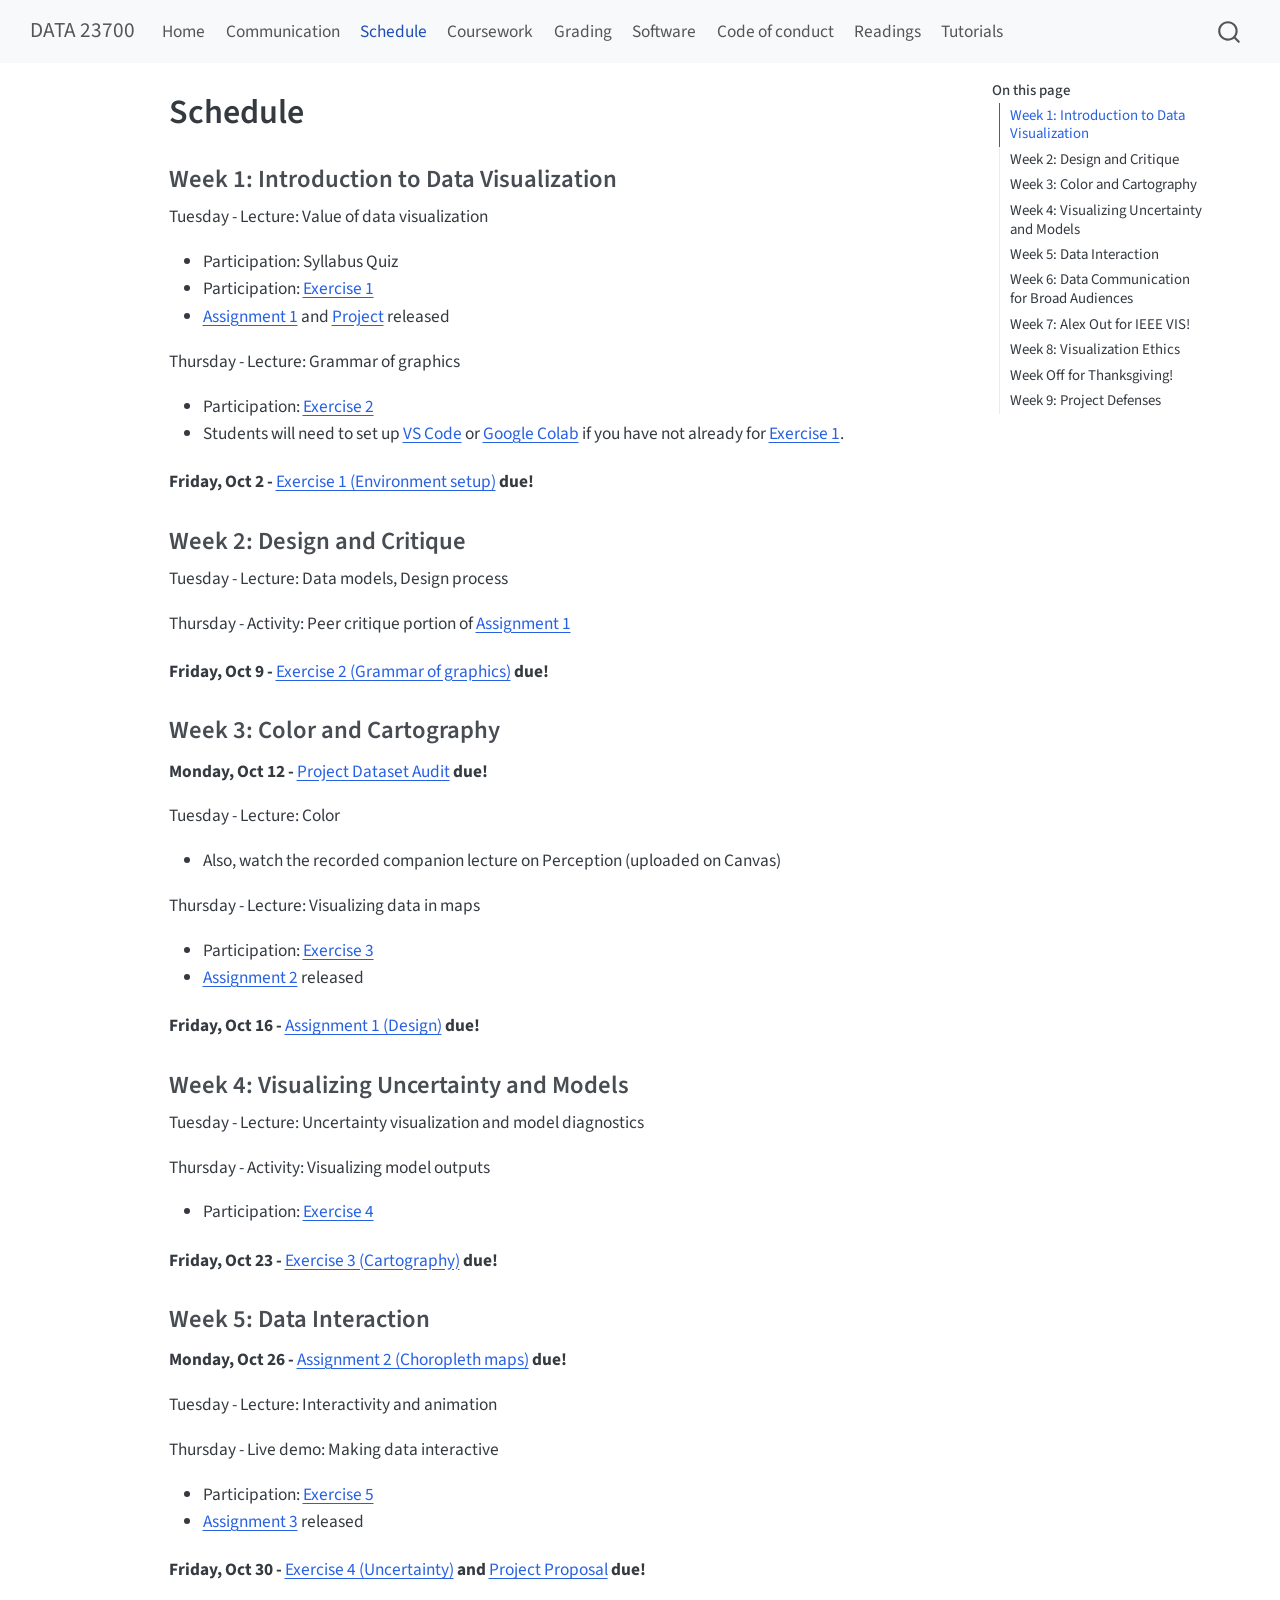
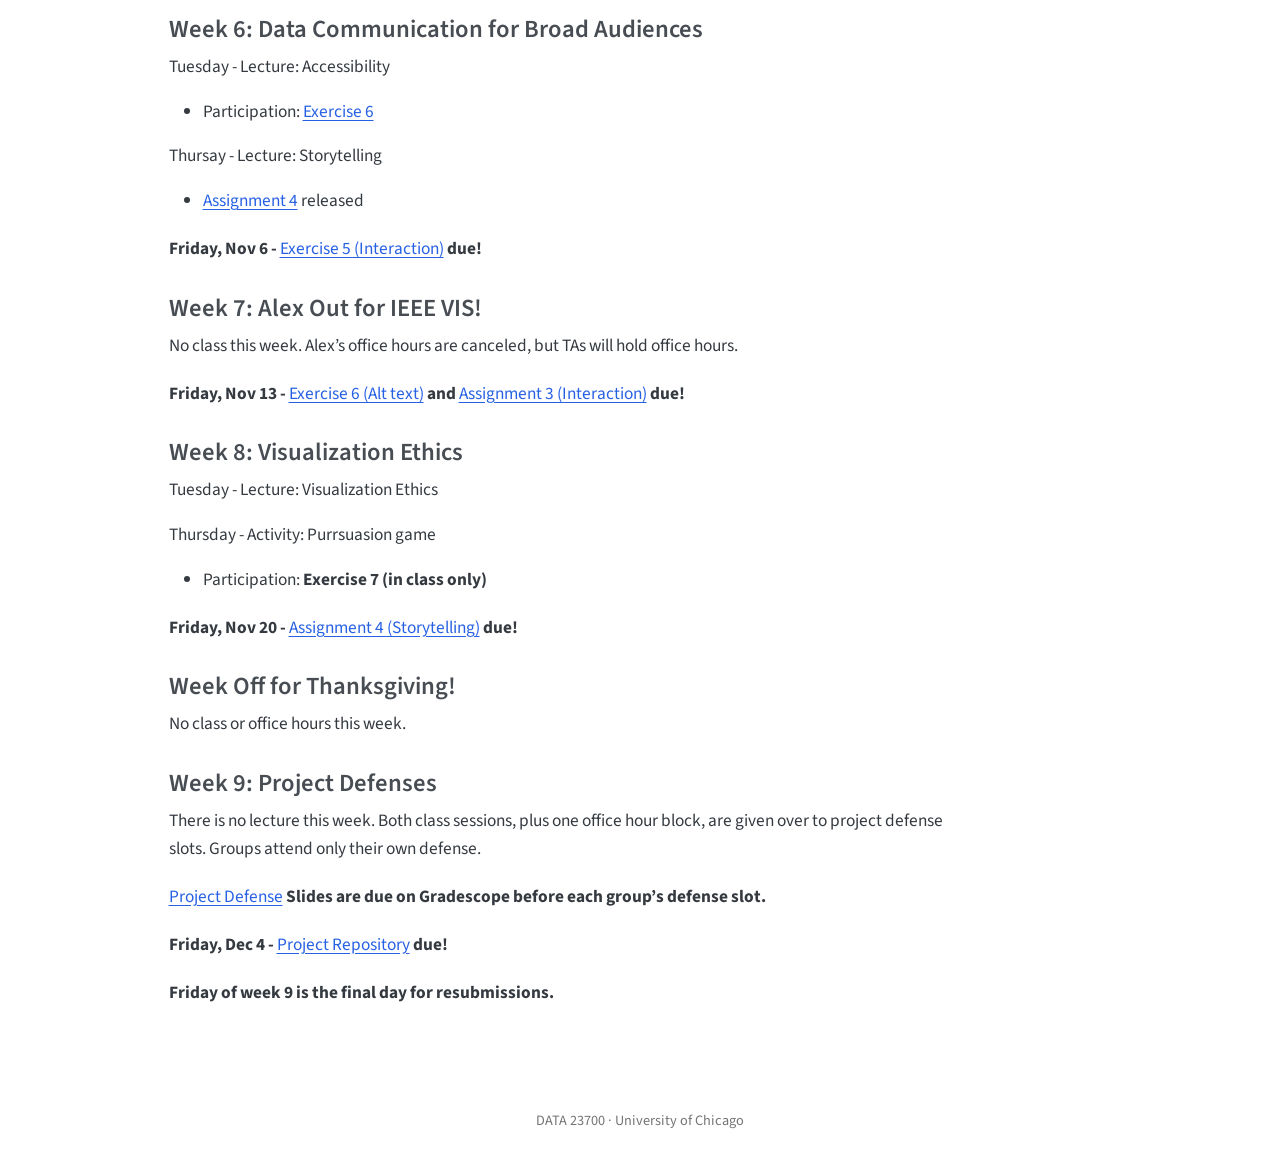
<file: docs/schedule.html>
<!DOCTYPE html>
<html xmlns="http://www.w3.org/1999/xhtml" lang="en" xml:lang="en"><head>

<meta charset="utf-8">
<meta name="generator" content="quarto-1.10.18">

<meta name="viewport" content="width=device-width, initial-scale=1.0, user-scalable=yes">


<title>Schedule – DATA 23700</title>
<style>
/* Default styles provided by pandoc.
** See https://pandoc.org/MANUAL.html#variables-for-html for config info.
*/
span.smallcaps{font-variant: small-caps;}
div.columns{display: flex; gap: 1.5em;}
div.column{flex: auto;}
@media screen {
div.columns{gap: min(4vw, 1.5em);}
div.column{overflow-x: auto;}
}
div.hanging-indent{margin-left: 1.5em; text-indent: -1.5em;}
ul.task-list{list-style: none;}
ul.task-list li input[type="checkbox"] {
  width: 0.8em;
  margin: 0 0.8em 0.2em -1em; /* quarto-specific, see https://github.com/quarto-dev/quarto-cli/issues/4556 */ 
  vertical-align: middle;
}
</style>


<script src="site_libs/quarto-nav/quarto-nav.js"></script>
<script src="site_libs/quarto-nav/headroom.min.js"></script>
<script src="site_libs/clipboard/clipboard.min.js"></script>
<script src="site_libs/quarto-search/autocomplete.umd.js"></script>
<script src="site_libs/quarto-search/fuse.min.js"></script>
<script src="site_libs/quarto-search/quarto-search.js"></script>
<meta name="quarto:offset" content="./">
<script src="site_libs/quarto-html/quarto.js" type="module"></script>
<script src="site_libs/quarto-html/tabsets/tabsets.js" type="module"></script>
<script src="site_libs/quarto-html/popper.min.js"></script>
<script src="site_libs/quarto-html/tippy.umd.min.js"></script>
<script src="site_libs/quarto-html/anchor.min.js"></script>
<link href="site_libs/quarto-html/tippy.css" rel="stylesheet">
<link href="site_libs/quarto-html/quarto-syntax-highlighting-64a204ab8560d761af7679ceaba22944.css" rel="stylesheet" id="quarto-text-highlighting-styles">
<script src="site_libs/bootstrap/bootstrap.min.js"></script>
<link href="site_libs/bootstrap/bootstrap-icons.css" rel="stylesheet">
<link href="site_libs/bootstrap/bootstrap-445b8638c3d06994fee0907d791121c4.min.css" rel="stylesheet" append-hash="true" id="quarto-bootstrap" data-mode="light">
<script id="quarto-search-options" type="application/json">{
  "location": "navbar",
  "copy-button": false,
  "collapse-after": 3,
  "panel-placement": "end",
  "type": "overlay",
  "limit": 50,
  "keyboard-shortcut": [
    "f",
    "/",
    "s"
  ],
  "show-item-context": false,
  "language": {
    "search-no-results-text": "No results",
    "search-matching-documents-text": "matching documents",
    "search-copy-link-title": "Copy link to search",
    "search-hide-matches-text": "Hide additional matches",
    "search-more-match-text": "more match in this document",
    "search-more-matches-text": "more matches in this document",
    "search-clear-button-title": "Clear",
    "search-text-placeholder": "",
    "search-detached-cancel-button-title": "Cancel",
    "search-submit-button-title": "Submit",
    "search-label": "Search"
  }
}</script>


<link rel="stylesheet" href="styles.css">
</head>

<body class="nav-fixed quarto-light">

<div id="quarto-search-results"></div>
  <header id="quarto-header" class="headroom fixed-top">
    <nav class="navbar navbar-expand-lg " data-bs-theme="dark">
      <div class="navbar-container container-fluid">
      <div class="navbar-brand-container mx-auto">
    <a class="navbar-brand" href="./index.html">
    <span class="navbar-title">DATA 23700</span>
    </a>
  </div>
            <div id="quarto-search" class="" title="Search"></div>
          <button class="navbar-toggler" type="button" data-bs-toggle="collapse" data-bs-target="#navbarCollapse" aria-controls="navbarCollapse" role="menu" aria-expanded="false" aria-label="Toggle navigation" onclick="if (window.quartoToggleHeadroom) { window.quartoToggleHeadroom(); }">
  <span class="navbar-toggler-icon"></span>
</button>
          <div class="collapse navbar-collapse" id="navbarCollapse">
            <ul class="navbar-nav navbar-nav-scroll me-auto">
  <li class="nav-item">
    <a class="nav-link" href="./index.html"> 
<span class="menu-text">Home</span></a>
  </li>  
  <li class="nav-item">
    <a class="nav-link" href="./communication.html"> 
<span class="menu-text">Communication</span></a>
  </li>  
  <li class="nav-item">
    <a class="nav-link active" href="./schedule.html" aria-current="page"> 
<span class="menu-text">Schedule</span></a>
  </li>  
  <li class="nav-item">
    <a class="nav-link" href="./coursework.html"> 
<span class="menu-text">Coursework</span></a>
  </li>  
  <li class="nav-item">
    <a class="nav-link" href="./grading.html"> 
<span class="menu-text">Grading</span></a>
  </li>  
  <li class="nav-item">
    <a class="nav-link" href="./software.html"> 
<span class="menu-text">Software</span></a>
  </li>  
  <li class="nav-item">
    <a class="nav-link" href="./code-of-conduct.html"> 
<span class="menu-text">Code of conduct</span></a>
  </li>  
  <li class="nav-item">
    <a class="nav-link" href="./readings.html"> 
<span class="menu-text">Readings</span></a>
  </li>  
  <li class="nav-item">
    <a class="nav-link" href="./tutorials.html"> 
<span class="menu-text">Tutorials</span></a>
  </li>  
</ul>
          </div> <!-- /navcollapse -->
            <div class="quarto-navbar-tools">
</div>
      </div> <!-- /container-fluid -->
    </nav>
</header>
<!-- content -->
<div id="quarto-content" class="quarto-container page-columns page-rows-contents page-layout-article page-navbar">
<!-- sidebar -->
<!-- margin-sidebar -->
    <div id="quarto-margin-sidebar" class="sidebar margin-sidebar">
        <nav id="TOC" role="doc-toc" class="toc-active">
    <h2 id="toc-title">On this page</h2>
   
  <ul>
  <li><a href="#week-1-introduction-to-data-visualization" id="toc-week-1-introduction-to-data-visualization" class="nav-link active" data-scroll-target="#week-1-introduction-to-data-visualization">Week 1: Introduction to Data Visualization</a></li>
  <li><a href="#week-2-design-and-critique" id="toc-week-2-design-and-critique" class="nav-link" data-scroll-target="#week-2-design-and-critique">Week 2: Design and Critique</a></li>
  <li><a href="#week-3-color-and-cartography" id="toc-week-3-color-and-cartography" class="nav-link" data-scroll-target="#week-3-color-and-cartography">Week 3: Color and Cartography</a></li>
  <li><a href="#week-4-visualizing-uncertainty-and-models" id="toc-week-4-visualizing-uncertainty-and-models" class="nav-link" data-scroll-target="#week-4-visualizing-uncertainty-and-models">Week 4: Visualizing Uncertainty and Models</a></li>
  <li><a href="#week-5-data-interaction" id="toc-week-5-data-interaction" class="nav-link" data-scroll-target="#week-5-data-interaction">Week 5: Data Interaction</a></li>
  <li><a href="#week-6-data-communication-for-broad-audiences" id="toc-week-6-data-communication-for-broad-audiences" class="nav-link" data-scroll-target="#week-6-data-communication-for-broad-audiences">Week 6: Data Communication for Broad Audiences</a></li>
  <li><a href="#week-7-alex-out-for-ieee-vis" id="toc-week-7-alex-out-for-ieee-vis" class="nav-link" data-scroll-target="#week-7-alex-out-for-ieee-vis">Week 7: Alex Out for IEEE VIS!</a></li>
  <li><a href="#week-8-visualization-ethics" id="toc-week-8-visualization-ethics" class="nav-link" data-scroll-target="#week-8-visualization-ethics">Week 8: Visualization Ethics</a></li>
  <li><a href="#week-off-for-thanksgiving" id="toc-week-off-for-thanksgiving" class="nav-link" data-scroll-target="#week-off-for-thanksgiving">Week Off for Thanksgiving!</a></li>
  <li><a href="#week-9-project-defenses" id="toc-week-9-project-defenses" class="nav-link" data-scroll-target="#week-9-project-defenses">Week 9: Project Defenses</a></li>
  </ul>
</nav>
    </div>
<!-- main -->
<main class="content" id="quarto-document-content">

<header id="title-block-header" class="quarto-title-block default">
<div class="quarto-title">
<h1 class="title">Schedule</h1>
</div>



<div class="quarto-title-meta">

    
  
    
  </div>
  


</header>


<section id="week-1-introduction-to-data-visualization" class="level3">
<h3 class="anchored" data-anchor-id="week-1-introduction-to-data-visualization">Week 1: Introduction to Data Visualization</h3>
<p>Tuesday - Lecture: Value of data visualization</p>
<ul>
<li>Participation: Syllabus Quiz</li>
<li>Participation: <a href="https://github.com/kalealex/data23700/blob/main/exercises/1_environment.ipynb">Exercise 1</a></li>
<li><a href="https://github.com/kalealex/data23700/blob/main/assignments/1_visualization%20design.pdf">Assignment 1</a> and <a href="https://github.com/kalealex/data23700/blob/main/project/project.pdf">Project</a> released</li>
</ul>
<p>Thursday - Lecture: Grammar of graphics</p>
<ul>
<li>Participation: <a href="https://github.com/kalealex/data23700/blob/main/exercises/2_grammar.ipynb">Exercise 2</a></li>
<li>Students will need to set up <a href="https://uchicago-cs.github.io/student-resource-guide/vscode/about.html">VS Code</a> or <a href="https://www.tutorialspoint.com/google_colab/index.htm">Google Colab</a> if you have not already for <a href="https://github.com/kalealex/data23700/blob/main/exercises/1_environment.ipynb">Exercise 1</a>.</li>
</ul>
<p><strong>Friday, Oct 2 - <a href="https://github.com/kalealex/data23700/blob/main/exercises/1_environment.ipynb">Exercise 1 (Environment setup)</a> due!</strong></p>
</section>
<section id="week-2-design-and-critique" class="level3">
<h3 class="anchored" data-anchor-id="week-2-design-and-critique">Week 2: Design and Critique</h3>
<p>Tuesday - Lecture: Data models, Design process</p>
<p>Thursday - Activity: Peer critique portion of <a href="https://github.com/kalealex/data23700/blob/main/assignments/1_visualization%20design.pdf">Assignment 1</a></p>
<p><strong>Friday, Oct 9 - <a href="https://github.com/kalealex/data23700/blob/main/exercises/2_grammar.ipynb">Exercise 2 (Grammar of graphics)</a> due!</strong></p>
</section>
<section id="week-3-color-and-cartography" class="level3">
<h3 class="anchored" data-anchor-id="week-3-color-and-cartography">Week 3: Color and Cartography</h3>
<p><strong>Monday, Oct 12 - <a href="https://github.com/kalealex/data23700/blob/main/project/1_dataset_audit.pdf">Project Dataset Audit</a> due!</strong></p>
<p>Tuesday - Lecture: Color</p>
<ul>
<li>Also, watch the recorded companion lecture on Perception (uploaded on Canvas)</li>
</ul>
<p>Thursday - Lecture: Visualizing data in maps</p>
<ul>
<li>Participation: <a href="https://github.com/kalealex/data23700/blob/main/exercises/3_cartography.ipynb">Exercise 3</a></li>
<li><a href="https://github.com/kalealex/data23700/blob/main/assignments/2_color%20and%20cartography.pdf">Assignment 2</a> released</li>
</ul>
<p><strong>Friday, Oct 16 - <a href="https://github.com/kalealex/data23700/blob/main/assignments/1_visualization%20design.pdf">Assignment 1 (Design)</a> due!</strong></p>
</section>
<section id="week-4-visualizing-uncertainty-and-models" class="level3">
<h3 class="anchored" data-anchor-id="week-4-visualizing-uncertainty-and-models">Week 4: Visualizing Uncertainty and Models</h3>
<p>Tuesday - Lecture: Uncertainty visualization and model diagnostics</p>
<p>Thursday - Activity: Visualizing model outputs</p>
<ul>
<li>Participation: <a href="https://github.com/kalealex/data23700/blob/main/exercises/4_uncertainty_vis.pdf">Exercise 4</a></li>
</ul>
<p><strong>Friday, Oct 23 - <a href="https://github.com/kalealex/data23700/blob/main/exercises/3_cartography.ipynb">Exercise 3 (Cartography)</a> due!</strong></p>
</section>
<section id="week-5-data-interaction" class="level3">
<h3 class="anchored" data-anchor-id="week-5-data-interaction">Week 5: Data Interaction</h3>
<p><strong>Monday, Oct 26 - <a href="https://github.com/kalealex/data23700/blob/main/assignments/2_color%20and%20cartography.pdf">Assignment 2 (Choropleth maps)</a> due!</strong></p>
<p>Tuesday - Lecture: Interactivity and animation</p>
<p>Thursday - Live demo: Making data interactive</p>
<ul>
<li>Participation: <a href="https://github.com/kalealex/data23700/blob/main/exercises/5_interaction.pdf">Exercise 5</a></li>
<li><a href="https://github.com/kalealex/data23700/blob/main/assignments/3_interaction.pdf">Assignment 3</a> released</li>
</ul>
<p><strong>Friday, Oct 30 - <a href="https://github.com/kalealex/data23700/blob/main/exercises/4_uncertainty_vis.pdf">Exercise 4 (Uncertainty)</a> and <a href="https://github.com/kalealex/data23700/blob/main/project/2_proposal.pdf">Project Proposal</a> due!</strong></p>
</section>
<section id="week-6-data-communication-for-broad-audiences" class="level3">
<h3 class="anchored" data-anchor-id="week-6-data-communication-for-broad-audiences">Week 6: Data Communication for Broad Audiences</h3>
<p>Tuesday - Lecture: Accessibility</p>
<ul>
<li>Participation: <a href="https://github.com/kalealex/data23700/blob/main/exercises/6_alt%20text.pdf">Exercise 6</a></li>
</ul>
<p>Thursay - Lecture: Storytelling</p>
<ul>
<li><a href="https://github.com/kalealex/data23700/blob/main/assignments/4_storytelling.pdf">Assignment 4</a> released</li>
</ul>
<p><strong>Friday, Nov 6 - <a href="https://github.com/kalealex/data23700/blob/main/exercises/5_interaction.pdf">Exercise 5 (Interaction)</a> due!</strong></p>
</section>
<section id="week-7-alex-out-for-ieee-vis" class="level3">
<h3 class="anchored" data-anchor-id="week-7-alex-out-for-ieee-vis">Week 7: Alex Out for IEEE VIS!</h3>
<p>No class this week. Alex’s office hours are canceled, but TAs will hold office hours.</p>
<p><strong>Friday, Nov 13 - <a href="https://github.com/kalealex/data23700/blob/main/exercises/6_alt%20text.pdf">Exercise 6 (Alt text)</a> and <a href="https://github.com/kalealex/data23700/blob/main/assignments/3_interaction.pdf">Assignment 3 (Interaction)</a> due!</strong></p>
</section>
<section id="week-8-visualization-ethics" class="level3">
<h3 class="anchored" data-anchor-id="week-8-visualization-ethics">Week 8: Visualization Ethics</h3>
<p>Tuesday - Lecture: Visualization Ethics</p>
<p>Thursday - Activity: Purrsuasion game</p>
<ul>
<li>Participation: <strong>Exercise 7 (in class only)</strong></li>
</ul>
<p><strong>Friday, Nov 20 - <a href="https://github.com/kalealex/data23700/blob/main/assignments/4_storytelling.pdf">Assignment 4 (Storytelling)</a> due!</strong></p>
</section>
<section id="week-off-for-thanksgiving" class="level3">
<h3 class="anchored" data-anchor-id="week-off-for-thanksgiving">Week Off for Thanksgiving!</h3>
<p>No class or office hours this week.</p>
</section>
<section id="week-9-project-defenses" class="level3">
<h3 class="anchored" data-anchor-id="week-9-project-defenses">Week 9: Project Defenses</h3>
<p>There is no lecture this week. Both class sessions, plus one office hour block, are given over to project defense slots. Groups attend only their own defense.</p>
<p><strong><a href="https://github.com/kalealex/data23700/blob/main/project/3_defense.pdf">Project Defense</a> Slides are due on Gradescope before each group’s defense slot.</strong></p>
<p><strong>Friday, Dec 4 - <a href="https://github.com/kalealex/data23700/blob/main/project/4_repository.pdf">Project Repository</a> due!</strong></p>
<p><strong>Friday of week 9 is the final day for resubmissions.</strong></p>


</section>

</main> <!-- /main -->
<script id="quarto-html-after-body" type="application/javascript">
  window.document.addEventListener("DOMContentLoaded", function (event) {
    const icon = "";
    const anchorJS = new window.AnchorJS();
    anchorJS.options = {
      placement: 'right',
      icon: icon
    };
    anchorJS.add('.anchored');
    const isCodeAnnotation = (el) => {
      for (const clz of el.classList) {
        if (clz.startsWith('code-annotation-')) {                     
          return true;
        }
      }
      return false;
    }
    const onCopySuccess = function(e) {
      // button target
      const button = e.trigger;
      // don't keep focus
      button.blur();
      // flash "checked"
      button.classList.add('code-copy-button-checked');
      var currentTitle = button.getAttribute("title");
      button.setAttribute("title", "Copied!");
      let tooltip;
      if (window.bootstrap) {
        button.setAttribute("data-bs-toggle", "tooltip");
        button.setAttribute("data-bs-placement", "left");
        button.setAttribute("data-bs-title", "Copied!");
        tooltip = new bootstrap.Tooltip(button, 
          { trigger: "manual", 
            customClass: "code-copy-button-tooltip",
            offset: [0, -8]});
        tooltip.show();    
      }
      setTimeout(function() {
        if (tooltip) {
          tooltip.hide();
          button.removeAttribute("data-bs-title");
          button.removeAttribute("data-bs-toggle");
          button.removeAttribute("data-bs-placement");
        }
        button.setAttribute("title", currentTitle);
        button.classList.remove('code-copy-button-checked');
      }, 1000);
      // clear code selection
      e.clearSelection();
    }
    const getTextToCopy = function(trigger) {
      const outerScaffold = trigger.parentElement.cloneNode(true);
      const codeEl = outerScaffold.querySelector('code');
      for (const childEl of codeEl.children) {
        if (isCodeAnnotation(childEl)) {
          childEl.remove();
        }
      }
      return codeEl.innerText;
    }
    const clipboard = new window.ClipboardJS('.code-copy-button:not([data-in-quarto-modal])', {
      text: getTextToCopy
    });
    clipboard.on('success', onCopySuccess);
    if (window.document.getElementById('quarto-embedded-source-code-modal')) {
      const clipboardModal = new window.ClipboardJS('.code-copy-button[data-in-quarto-modal]', {
        text: getTextToCopy,
        container: window.document.getElementById('quarto-embedded-source-code-modal')
      });
      clipboardModal.on('success', onCopySuccess);
    }
      var localhostRegex = new RegExp(/^(?:http|https):\/\/localhost\:?[0-9]*\//);
      var mailtoRegex = new RegExp(/^mailto:/);
        var filterRegex = new RegExp("https:\/\/kalealex\.github\.io\/data23700\/");
      var isInternal = (href) => {
          return filterRegex.test(href) || localhostRegex.test(href) || mailtoRegex.test(href);
      }
      // Inspect non-navigation links and adorn them if external
     var links = window.document.querySelectorAll('a[href]:not(.nav-link):not(.navbar-brand):not(.toc-action):not(.sidebar-link):not(.sidebar-item-toggle):not(.pagination-link):not(.no-external):not([aria-hidden]):not(.dropdown-item):not(.quarto-navigation-tool):not(.about-link)');
      for (var i=0; i<links.length; i++) {
        const link = links[i];
        if (!isInternal(link.href)) {
          // undo the damage that might have been done by quarto-nav.js in the case of
          // links that we want to consider external
          if (link.dataset.originalHref !== undefined) {
            link.href = link.dataset.originalHref;
          }
        }
      }
    function tippyHover(el, contentFn, onTriggerFn, onUntriggerFn) {
      const config = {
        allowHTML: true,
        maxWidth: 500,
        delay: 100,
        arrow: false,
        appendTo: function(el) {
            return el.parentElement;
        },
        interactive: true,
        interactiveBorder: 10,
        theme: 'quarto',
        placement: 'bottom-start',
      };
      if (contentFn) {
        config.content = contentFn;
      }
      if (onTriggerFn) {
        config.onTrigger = onTriggerFn;
      }
      if (onUntriggerFn) {
        config.onUntrigger = onUntriggerFn;
      }
      window.tippy(el, config); 
    }
    const noterefs = window.document.querySelectorAll('a[role="doc-noteref"]');
    for (var i=0; i<noterefs.length; i++) {
      const ref = noterefs[i];
      tippyHover(ref, function() {
        // use id or data attribute instead here
        let href = ref.getAttribute('data-footnote-href') || ref.getAttribute('href');
        try { href = new URL(href).hash; } catch {}
        const id = href.replace(/^#\/?/, "");
        const note = window.document.getElementById(id);
        if (note) {
          return note.innerHTML;
        } else {
          return "";
        }
      });
    }
    const xrefs = window.document.querySelectorAll('a.quarto-xref');
    const processXRef = (id, note) => {
      // Strip column container classes
      const stripColumnClz = (el) => {
        el.classList.remove("page-full", "page-columns");
        if (el.children) {
          for (const child of el.children) {
            stripColumnClz(child);
          }
        }
      }
      stripColumnClz(note)
      if (id === null || id.startsWith('sec-')) {
        // Special case sections, only their first couple elements
        const container = document.createElement("div");
        if (note.children && note.children.length > 2) {
          container.appendChild(note.children[0].cloneNode(true));
          for (let i = 1; i < note.children.length; i++) {
            const child = note.children[i];
            if (child.tagName === "P" && child.innerText === "") {
              continue;
            } else {
              container.appendChild(child.cloneNode(true));
              break;
            }
          }
          if (window.Quarto?.typesetMath) {
            window.Quarto.typesetMath(container);
          }
          return container.innerHTML
        } else {
          if (window.Quarto?.typesetMath) {
            window.Quarto.typesetMath(note);
          }
          return note.innerHTML;
        }
      } else {
        // Remove any anchor links if they are present
        const anchorLink = note.querySelector('a.anchorjs-link');
        if (anchorLink) {
          anchorLink.remove();
        }
        if (window.Quarto?.typesetMath) {
          window.Quarto.typesetMath(note);
        }
        if (note.classList.contains("callout")) {
          return note.outerHTML;
        } else {
          return note.innerHTML;
        }
      }
    }
    for (var i=0; i<xrefs.length; i++) {
      const xref = xrefs[i];
      tippyHover(xref, undefined, function(instance) {
        instance.disable();
        let url = xref.getAttribute('href');
        let hash = undefined; 
        if (url.startsWith('#')) {
          hash = url;
        } else {
          try { hash = new URL(url).hash; } catch {}
        }
        if (hash) {
          const id = hash.replace(/^#\/?/, "");
          const note = window.document.getElementById(id);
          if (note !== null) {
            try {
              const html = processXRef(id, note.cloneNode(true));
              instance.setContent(html);
            } finally {
              instance.enable();
              instance.show();
            }
          } else {
            // See if we can fetch this
            fetch(url.split('#')[0])
            .then(res => res.text())
            .then(html => {
              const parser = new DOMParser();
              const htmlDoc = parser.parseFromString(html, "text/html");
              const note = htmlDoc.getElementById(id);
              if (note !== null) {
                const html = processXRef(id, note);
                instance.setContent(html);
              } 
            }).finally(() => {
              instance.enable();
              instance.show();
            });
          }
        } else {
          // See if we can fetch a full url (with no hash to target)
          // This is a special case and we should probably do some content thinning / targeting
          fetch(url)
          .then(res => res.text())
          .then(html => {
            const parser = new DOMParser();
            const htmlDoc = parser.parseFromString(html, "text/html");
            const note = htmlDoc.querySelector('main.content');
            if (note !== null) {
              // This should only happen for chapter cross references
              // (since there is no id in the URL)
              // remove the first header
              if (note.children.length > 0 && note.children[0].tagName === "HEADER") {
                note.children[0].remove();
              }
              const html = processXRef(null, note);
              instance.setContent(html);
            } 
          }).finally(() => {
            instance.enable();
            instance.show();
          });
        }
      }, function(instance) {
      });
    }
        let selectedAnnoteEl;
        const selectorForAnnotation = ( cell, annotation) => {
          let cellAttr = 'data-code-cell="' + cell + '"';
          let lineAttr = 'data-code-annotation="' +  annotation + '"';
          const selector = 'span[' + cellAttr + '][' + lineAttr + ']';
          return selector;
        }
        const selectCodeLines = (annoteEl) => {
          const doc = window.document;
          const targetCell = annoteEl.getAttribute("data-target-cell");
          const targetAnnotation = annoteEl.getAttribute("data-target-annotation");
          const annoteSpan = window.document.querySelector(selectorForAnnotation(targetCell, targetAnnotation));
          const lines = annoteSpan.getAttribute("data-code-lines").split(",");
          const lineIds = lines.map((line) => {
            return targetCell + "-" + line;
          })
          let top = null;
          let height = null;
          let parent = null;
          if (lineIds.length > 0) {
              //compute the position of the single el (top and bottom and make a div)
              const el = window.document.getElementById(lineIds[0]);
              top = el.offsetTop;
              height = el.offsetHeight;
              parent = el.parentElement.parentElement;
            if (lineIds.length > 1) {
              const lastEl = window.document.getElementById(lineIds[lineIds.length - 1]);
              const bottom = lastEl.offsetTop + lastEl.offsetHeight;
              height = bottom - top;
            }
            if (top !== null && height !== null && parent !== null) {
              // cook up a div (if necessary) and position it 
              let div = window.document.getElementById("code-annotation-line-highlight");
              if (div === null) {
                div = window.document.createElement("div");
                div.setAttribute("id", "code-annotation-line-highlight");
                div.style.position = 'absolute';
                parent.appendChild(div);
              }
              div.style.top = top - 2 + "px";
              div.style.height = height + 4 + "px";
              div.style.left = 0;
              let gutterDiv = window.document.getElementById("code-annotation-line-highlight-gutter");
              if (gutterDiv === null) {
                gutterDiv = window.document.createElement("div");
                gutterDiv.setAttribute("id", "code-annotation-line-highlight-gutter");
                gutterDiv.style.position = 'absolute';
                const codeCell = window.document.getElementById(targetCell);
                const gutter = codeCell.querySelector('.code-annotation-gutter');
                gutter.appendChild(gutterDiv);
              }
              gutterDiv.style.top = top - 2 + "px";
              gutterDiv.style.height = height + 4 + "px";
            }
            selectedAnnoteEl = annoteEl;
          }
        };
        const unselectCodeLines = () => {
          const elementsIds = ["code-annotation-line-highlight", "code-annotation-line-highlight-gutter"];
          elementsIds.forEach((elId) => {
            const div = window.document.getElementById(elId);
            if (div) {
              div.remove();
            }
          });
          selectedAnnoteEl = undefined;
        };
          // Handle positioning of the toggle
      window.addEventListener(
        "resize",
        throttle(() => {
          elRect = undefined;
          if (selectedAnnoteEl) {
            selectCodeLines(selectedAnnoteEl);
          }
        }, 10)
      );
      function throttle(fn, ms) {
      let throttle = false;
      let timer;
        return (...args) => {
          if(!throttle) { // first call gets through
              fn.apply(this, args);
              throttle = true;
          } else { // all the others get throttled
              if(timer) clearTimeout(timer); // cancel #2
              timer = setTimeout(() => {
                fn.apply(this, args);
                timer = throttle = false;
              }, ms);
          }
        };
      }
        // Attach click handler to the DT
        const annoteDls = window.document.querySelectorAll('dt[data-target-cell]');
        for (const annoteDlNode of annoteDls) {
          annoteDlNode.addEventListener('click', (event) => {
            const clickedEl = event.target;
            if (clickedEl !== selectedAnnoteEl) {
              unselectCodeLines();
              const activeEl = window.document.querySelector('dt[data-target-cell].code-annotation-active');
              if (activeEl) {
                activeEl.classList.remove('code-annotation-active');
              }
              selectCodeLines(clickedEl);
              clickedEl.classList.add('code-annotation-active');
            } else {
              // Unselect the line
              unselectCodeLines();
              clickedEl.classList.remove('code-annotation-active');
            }
          });
        }
    const findCites = (el) => {
      const parentEl = el.parentElement;
      if (parentEl) {
        const cites = parentEl.dataset.cites;
        if (cites) {
          return {
            el,
            cites: cites.split(' ')
          };
        } else {
          return findCites(el.parentElement)
        }
      } else {
        return undefined;
      }
    };
    var bibliorefs = window.document.querySelectorAll('a[role="doc-biblioref"]');
    for (var i=0; i<bibliorefs.length; i++) {
      const ref = bibliorefs[i];
      const citeInfo = findCites(ref);
      if (citeInfo) {
        tippyHover(citeInfo.el, function() {
          var popup = window.document.createElement('div');
          citeInfo.cites.forEach(function(cite) {
            var citeDiv = window.document.createElement('div');
            citeDiv.classList.add('hanging-indent');
            citeDiv.classList.add('csl-entry');
            var biblioDiv = window.document.getElementById('ref-' + cite);
            if (biblioDiv) {
              citeDiv.innerHTML = biblioDiv.innerHTML;
            }
            popup.appendChild(citeDiv);
          });
          return popup.innerHTML;
        });
      }
    }
  });
  </script>
</div> <!-- /content -->
<footer class="footer">
  <div class="nav-footer">
    <div class="nav-footer-left">
      &nbsp;
    </div>   
    <div class="nav-footer-center">
<p>DATA 23700 · University of Chicago</p>
</div>
    <div class="nav-footer-right">
      &nbsp;
    </div>
  </div>
</footer>




</body></html>
</file>
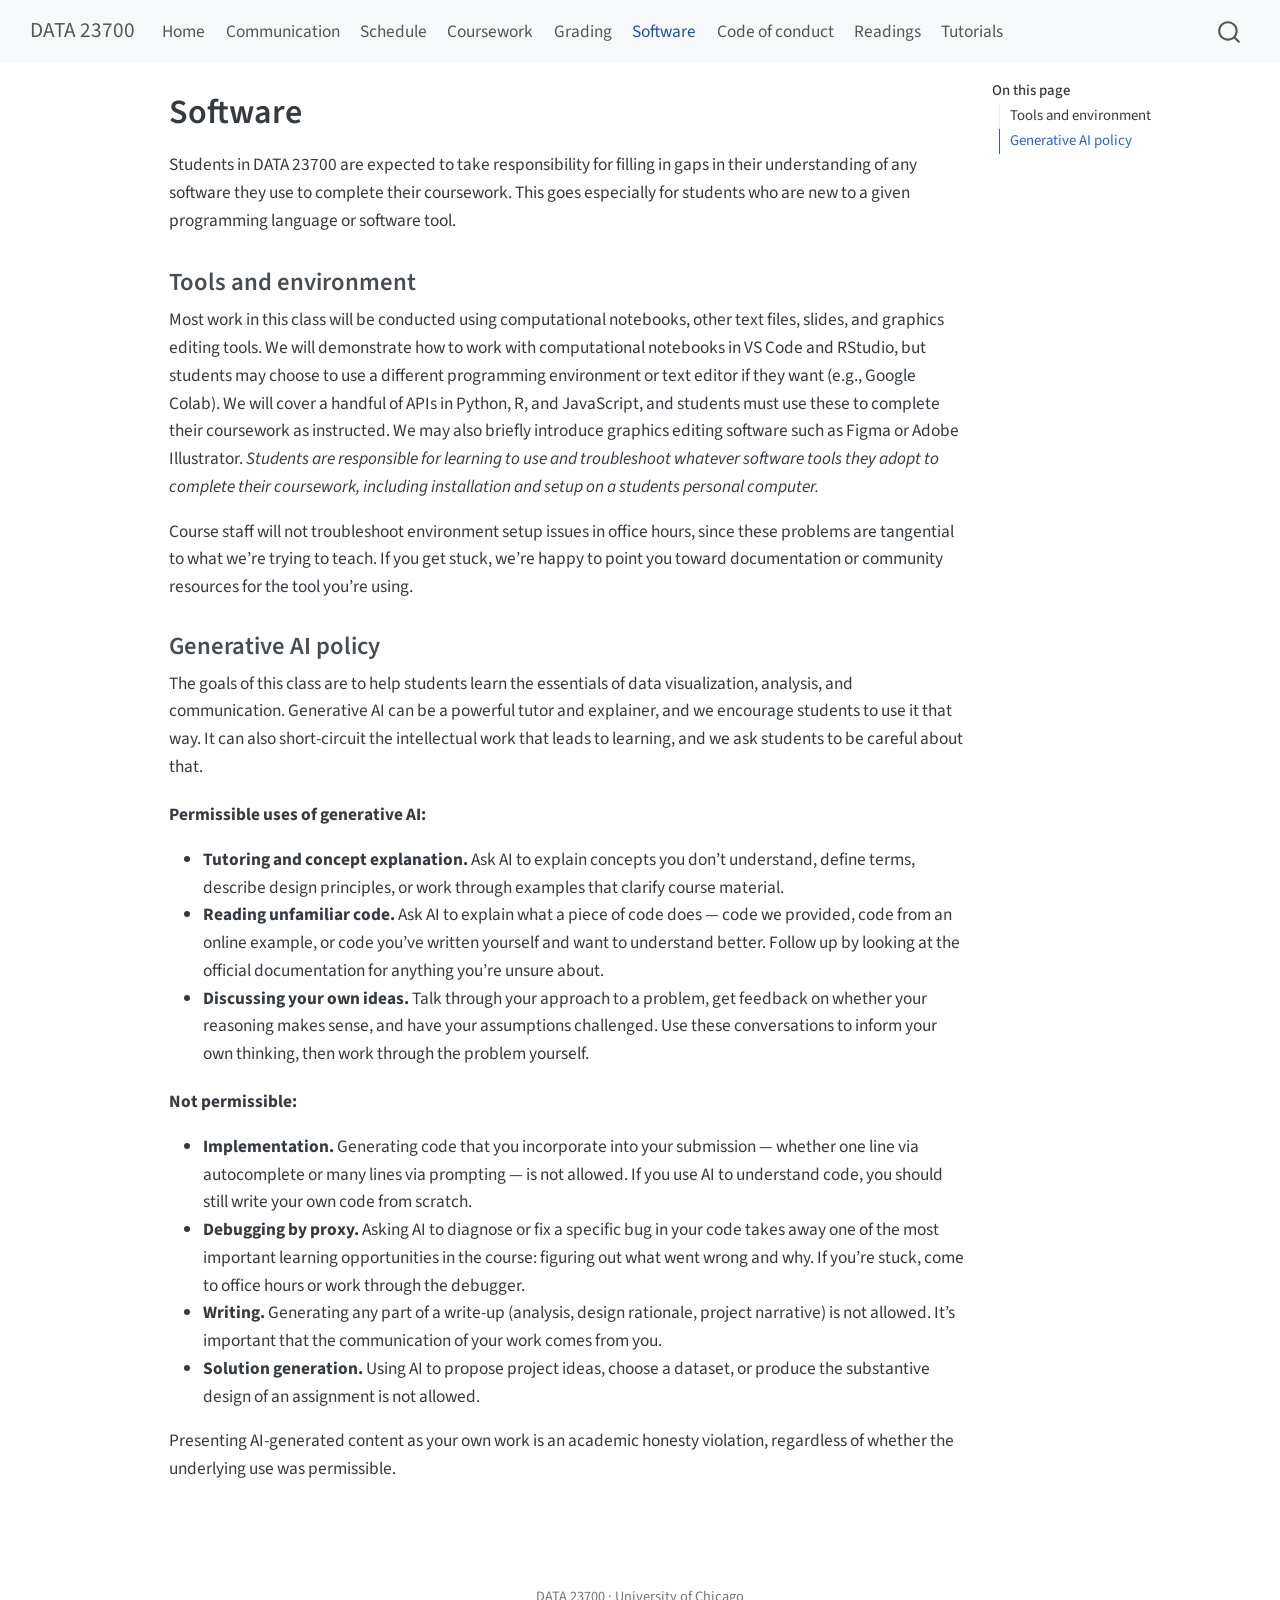
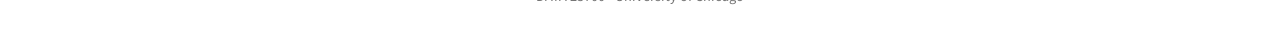
<file: docs/software.html>
<!DOCTYPE html>
<html xmlns="http://www.w3.org/1999/xhtml" lang="en" xml:lang="en"><head>

<meta charset="utf-8">
<meta name="generator" content="quarto-1.10.18">

<meta name="viewport" content="width=device-width, initial-scale=1.0, user-scalable=yes">


<title>Software – DATA 23700</title>
<style>
/* Default styles provided by pandoc.
** See https://pandoc.org/MANUAL.html#variables-for-html for config info.
*/
span.smallcaps{font-variant: small-caps;}
div.columns{display: flex; gap: 1.5em;}
div.column{flex: auto;}
@media screen {
div.columns{gap: min(4vw, 1.5em);}
div.column{overflow-x: auto;}
}
div.hanging-indent{margin-left: 1.5em; text-indent: -1.5em;}
ul.task-list{list-style: none;}
ul.task-list li input[type="checkbox"] {
  width: 0.8em;
  margin: 0 0.8em 0.2em -1em; /* quarto-specific, see https://github.com/quarto-dev/quarto-cli/issues/4556 */ 
  vertical-align: middle;
}
</style>


<script src="site_libs/quarto-nav/quarto-nav.js"></script>
<script src="site_libs/quarto-nav/headroom.min.js"></script>
<script src="site_libs/clipboard/clipboard.min.js"></script>
<script src="site_libs/quarto-search/autocomplete.umd.js"></script>
<script src="site_libs/quarto-search/fuse.min.js"></script>
<script src="site_libs/quarto-search/quarto-search.js"></script>
<meta name="quarto:offset" content="./">
<script src="site_libs/quarto-html/quarto.js" type="module"></script>
<script src="site_libs/quarto-html/tabsets/tabsets.js" type="module"></script>
<script src="site_libs/quarto-html/popper.min.js"></script>
<script src="site_libs/quarto-html/tippy.umd.min.js"></script>
<script src="site_libs/quarto-html/anchor.min.js"></script>
<link href="site_libs/quarto-html/tippy.css" rel="stylesheet">
<link href="site_libs/quarto-html/quarto-syntax-highlighting-64a204ab8560d761af7679ceaba22944.css" rel="stylesheet" id="quarto-text-highlighting-styles">
<script src="site_libs/bootstrap/bootstrap.min.js"></script>
<link href="site_libs/bootstrap/bootstrap-icons.css" rel="stylesheet">
<link href="site_libs/bootstrap/bootstrap-445b8638c3d06994fee0907d791121c4.min.css" rel="stylesheet" append-hash="true" id="quarto-bootstrap" data-mode="light">
<script id="quarto-search-options" type="application/json">{
  "location": "navbar",
  "copy-button": false,
  "collapse-after": 3,
  "panel-placement": "end",
  "type": "overlay",
  "limit": 50,
  "keyboard-shortcut": [
    "f",
    "/",
    "s"
  ],
  "show-item-context": false,
  "language": {
    "search-no-results-text": "No results",
    "search-matching-documents-text": "matching documents",
    "search-copy-link-title": "Copy link to search",
    "search-hide-matches-text": "Hide additional matches",
    "search-more-match-text": "more match in this document",
    "search-more-matches-text": "more matches in this document",
    "search-clear-button-title": "Clear",
    "search-text-placeholder": "",
    "search-detached-cancel-button-title": "Cancel",
    "search-submit-button-title": "Submit",
    "search-label": "Search"
  }
}</script>


<link rel="stylesheet" href="styles.css">
</head>

<body class="nav-fixed quarto-light">

<div id="quarto-search-results"></div>
  <header id="quarto-header" class="headroom fixed-top">
    <nav class="navbar navbar-expand-lg " data-bs-theme="dark">
      <div class="navbar-container container-fluid">
      <div class="navbar-brand-container mx-auto">
    <a class="navbar-brand" href="./index.html">
    <span class="navbar-title">DATA 23700</span>
    </a>
  </div>
            <div id="quarto-search" class="" title="Search"></div>
          <button class="navbar-toggler" type="button" data-bs-toggle="collapse" data-bs-target="#navbarCollapse" aria-controls="navbarCollapse" role="menu" aria-expanded="false" aria-label="Toggle navigation" onclick="if (window.quartoToggleHeadroom) { window.quartoToggleHeadroom(); }">
  <span class="navbar-toggler-icon"></span>
</button>
          <div class="collapse navbar-collapse" id="navbarCollapse">
            <ul class="navbar-nav navbar-nav-scroll me-auto">
  <li class="nav-item">
    <a class="nav-link" href="./index.html"> 
<span class="menu-text">Home</span></a>
  </li>  
  <li class="nav-item">
    <a class="nav-link" href="./communication.html"> 
<span class="menu-text">Communication</span></a>
  </li>  
  <li class="nav-item">
    <a class="nav-link" href="./schedule.html"> 
<span class="menu-text">Schedule</span></a>
  </li>  
  <li class="nav-item">
    <a class="nav-link" href="./coursework.html"> 
<span class="menu-text">Coursework</span></a>
  </li>  
  <li class="nav-item">
    <a class="nav-link" href="./grading.html"> 
<span class="menu-text">Grading</span></a>
  </li>  
  <li class="nav-item">
    <a class="nav-link active" href="./software.html" aria-current="page"> 
<span class="menu-text">Software</span></a>
  </li>  
  <li class="nav-item">
    <a class="nav-link" href="./code-of-conduct.html"> 
<span class="menu-text">Code of conduct</span></a>
  </li>  
  <li class="nav-item">
    <a class="nav-link" href="./readings.html"> 
<span class="menu-text">Readings</span></a>
  </li>  
  <li class="nav-item">
    <a class="nav-link" href="./tutorials.html"> 
<span class="menu-text">Tutorials</span></a>
  </li>  
</ul>
          </div> <!-- /navcollapse -->
            <div class="quarto-navbar-tools">
</div>
      </div> <!-- /container-fluid -->
    </nav>
</header>
<!-- content -->
<div id="quarto-content" class="quarto-container page-columns page-rows-contents page-layout-article page-navbar">
<!-- sidebar -->
<!-- margin-sidebar -->
    <div id="quarto-margin-sidebar" class="sidebar margin-sidebar">
        <nav id="TOC" role="doc-toc" class="toc-active">
    <h2 id="toc-title">On this page</h2>
   
  <ul>
  <li><a href="#tools-and-environment" id="toc-tools-and-environment" class="nav-link active" data-scroll-target="#tools-and-environment">Tools and environment</a></li>
  <li><a href="#generative-ai-policy" id="toc-generative-ai-policy" class="nav-link" data-scroll-target="#generative-ai-policy">Generative AI policy</a></li>
  </ul>
</nav>
    </div>
<!-- main -->
<main class="content" id="quarto-document-content">

<header id="title-block-header" class="quarto-title-block default">
<div class="quarto-title">
<h1 class="title">Software</h1>
</div>



<div class="quarto-title-meta">

    
  
    
  </div>
  


</header>


<p>Students in DATA 23700 are expected to take responsibility for filling in gaps in their understanding of any software they use to complete their coursework. This goes especially for students who are new to a given programming language or software tool.</p>
<section id="tools-and-environment" class="level3">
<h3 class="anchored" data-anchor-id="tools-and-environment">Tools and environment</h3>
<p>Most work in this class will be conducted using computational notebooks, other text files, slides, and graphics editing tools. We will demonstrate how to work with computational notebooks in VS Code and RStudio, but students may choose to use a different programming environment or text editor if they want (e.g., Google Colab). We will cover a handful of APIs in Python, R, and JavaScript, and students must use these to complete their coursework as instructed. We may also briefly introduce graphics editing software such as Figma or Adobe Illustrator. <em>Students are responsible for learning to use and troubleshoot whatever software tools they adopt to complete their coursework, including installation and setup on a students personal computer.</em></p>
<p>Course staff will not troubleshoot environment setup issues in office hours, since these problems are tangential to what we’re trying to teach. If you get stuck, we’re happy to point you toward documentation or community resources for the tool you’re using.</p>
</section>
<section id="generative-ai-policy" class="level3">
<h3 class="anchored" data-anchor-id="generative-ai-policy">Generative AI policy</h3>
<p>The goals of this class are to help students learn the essentials of data visualization, analysis, and communication. Generative AI can be a powerful tutor and explainer, and we encourage students to use it that way. It can also short-circuit the intellectual work that leads to learning, and we ask students to be careful about that.</p>
<p><strong>Permissible uses of generative AI:</strong></p>
<ul>
<li><strong>Tutoring and concept explanation.</strong> Ask AI to explain concepts you don’t understand, define terms, describe design principles, or work through examples that clarify course material.</li>
<li><strong>Reading unfamiliar code.</strong> Ask AI to explain what a piece of code does — code we provided, code from an online example, or code you’ve written yourself and want to understand better. Follow up by looking at the official documentation for anything you’re unsure about.</li>
<li><strong>Discussing your own ideas.</strong> Talk through your approach to a problem, get feedback on whether your reasoning makes sense, and have your assumptions challenged. Use these conversations to inform your own thinking, then work through the problem yourself.</li>
</ul>
<p><strong>Not permissible:</strong></p>
<ul>
<li><strong>Implementation.</strong> Generating code that you incorporate into your submission — whether one line via autocomplete or many lines via prompting — is not allowed. If you use AI to understand code, you should still write your own code from scratch.</li>
<li><strong>Debugging by proxy.</strong> Asking AI to diagnose or fix a specific bug in your code takes away one of the most important learning opportunities in the course: figuring out what went wrong and why. If you’re stuck, come to office hours or work through the debugger.</li>
<li><strong>Writing.</strong> Generating any part of a write-up (analysis, design rationale, project narrative) is not allowed. It’s important that the communication of your work comes from you.</li>
<li><strong>Solution generation.</strong> Using AI to propose project ideas, choose a dataset, or produce the substantive design of an assignment is not allowed.</li>
</ul>
<p>Presenting AI-generated content as your own work is an academic honesty violation, regardless of whether the underlying use was permissible.</p>


</section>

</main> <!-- /main -->
<script id="quarto-html-after-body" type="application/javascript">
  window.document.addEventListener("DOMContentLoaded", function (event) {
    const icon = "";
    const anchorJS = new window.AnchorJS();
    anchorJS.options = {
      placement: 'right',
      icon: icon
    };
    anchorJS.add('.anchored');
    const isCodeAnnotation = (el) => {
      for (const clz of el.classList) {
        if (clz.startsWith('code-annotation-')) {                     
          return true;
        }
      }
      return false;
    }
    const onCopySuccess = function(e) {
      // button target
      const button = e.trigger;
      // don't keep focus
      button.blur();
      // flash "checked"
      button.classList.add('code-copy-button-checked');
      var currentTitle = button.getAttribute("title");
      button.setAttribute("title", "Copied!");
      let tooltip;
      if (window.bootstrap) {
        button.setAttribute("data-bs-toggle", "tooltip");
        button.setAttribute("data-bs-placement", "left");
        button.setAttribute("data-bs-title", "Copied!");
        tooltip = new bootstrap.Tooltip(button, 
          { trigger: "manual", 
            customClass: "code-copy-button-tooltip",
            offset: [0, -8]});
        tooltip.show();    
      }
      setTimeout(function() {
        if (tooltip) {
          tooltip.hide();
          button.removeAttribute("data-bs-title");
          button.removeAttribute("data-bs-toggle");
          button.removeAttribute("data-bs-placement");
        }
        button.setAttribute("title", currentTitle);
        button.classList.remove('code-copy-button-checked');
      }, 1000);
      // clear code selection
      e.clearSelection();
    }
    const getTextToCopy = function(trigger) {
      const outerScaffold = trigger.parentElement.cloneNode(true);
      const codeEl = outerScaffold.querySelector('code');
      for (const childEl of codeEl.children) {
        if (isCodeAnnotation(childEl)) {
          childEl.remove();
        }
      }
      return codeEl.innerText;
    }
    const clipboard = new window.ClipboardJS('.code-copy-button:not([data-in-quarto-modal])', {
      text: getTextToCopy
    });
    clipboard.on('success', onCopySuccess);
    if (window.document.getElementById('quarto-embedded-source-code-modal')) {
      const clipboardModal = new window.ClipboardJS('.code-copy-button[data-in-quarto-modal]', {
        text: getTextToCopy,
        container: window.document.getElementById('quarto-embedded-source-code-modal')
      });
      clipboardModal.on('success', onCopySuccess);
    }
      var localhostRegex = new RegExp(/^(?:http|https):\/\/localhost\:?[0-9]*\//);
      var mailtoRegex = new RegExp(/^mailto:/);
        var filterRegex = new RegExp("https:\/\/kalealex\.github\.io\/data23700\/");
      var isInternal = (href) => {
          return filterRegex.test(href) || localhostRegex.test(href) || mailtoRegex.test(href);
      }
      // Inspect non-navigation links and adorn them if external
     var links = window.document.querySelectorAll('a[href]:not(.nav-link):not(.navbar-brand):not(.toc-action):not(.sidebar-link):not(.sidebar-item-toggle):not(.pagination-link):not(.no-external):not([aria-hidden]):not(.dropdown-item):not(.quarto-navigation-tool):not(.about-link)');
      for (var i=0; i<links.length; i++) {
        const link = links[i];
        if (!isInternal(link.href)) {
          // undo the damage that might have been done by quarto-nav.js in the case of
          // links that we want to consider external
          if (link.dataset.originalHref !== undefined) {
            link.href = link.dataset.originalHref;
          }
        }
      }
    function tippyHover(el, contentFn, onTriggerFn, onUntriggerFn) {
      const config = {
        allowHTML: true,
        maxWidth: 500,
        delay: 100,
        arrow: false,
        appendTo: function(el) {
            return el.parentElement;
        },
        interactive: true,
        interactiveBorder: 10,
        theme: 'quarto',
        placement: 'bottom-start',
      };
      if (contentFn) {
        config.content = contentFn;
      }
      if (onTriggerFn) {
        config.onTrigger = onTriggerFn;
      }
      if (onUntriggerFn) {
        config.onUntrigger = onUntriggerFn;
      }
      window.tippy(el, config); 
    }
    const noterefs = window.document.querySelectorAll('a[role="doc-noteref"]');
    for (var i=0; i<noterefs.length; i++) {
      const ref = noterefs[i];
      tippyHover(ref, function() {
        // use id or data attribute instead here
        let href = ref.getAttribute('data-footnote-href') || ref.getAttribute('href');
        try { href = new URL(href).hash; } catch {}
        const id = href.replace(/^#\/?/, "");
        const note = window.document.getElementById(id);
        if (note) {
          return note.innerHTML;
        } else {
          return "";
        }
      });
    }
    const xrefs = window.document.querySelectorAll('a.quarto-xref');
    const processXRef = (id, note) => {
      // Strip column container classes
      const stripColumnClz = (el) => {
        el.classList.remove("page-full", "page-columns");
        if (el.children) {
          for (const child of el.children) {
            stripColumnClz(child);
          }
        }
      }
      stripColumnClz(note)
      if (id === null || id.startsWith('sec-')) {
        // Special case sections, only their first couple elements
        const container = document.createElement("div");
        if (note.children && note.children.length > 2) {
          container.appendChild(note.children[0].cloneNode(true));
          for (let i = 1; i < note.children.length; i++) {
            const child = note.children[i];
            if (child.tagName === "P" && child.innerText === "") {
              continue;
            } else {
              container.appendChild(child.cloneNode(true));
              break;
            }
          }
          if (window.Quarto?.typesetMath) {
            window.Quarto.typesetMath(container);
          }
          return container.innerHTML
        } else {
          if (window.Quarto?.typesetMath) {
            window.Quarto.typesetMath(note);
          }
          return note.innerHTML;
        }
      } else {
        // Remove any anchor links if they are present
        const anchorLink = note.querySelector('a.anchorjs-link');
        if (anchorLink) {
          anchorLink.remove();
        }
        if (window.Quarto?.typesetMath) {
          window.Quarto.typesetMath(note);
        }
        if (note.classList.contains("callout")) {
          return note.outerHTML;
        } else {
          return note.innerHTML;
        }
      }
    }
    for (var i=0; i<xrefs.length; i++) {
      const xref = xrefs[i];
      tippyHover(xref, undefined, function(instance) {
        instance.disable();
        let url = xref.getAttribute('href');
        let hash = undefined; 
        if (url.startsWith('#')) {
          hash = url;
        } else {
          try { hash = new URL(url).hash; } catch {}
        }
        if (hash) {
          const id = hash.replace(/^#\/?/, "");
          const note = window.document.getElementById(id);
          if (note !== null) {
            try {
              const html = processXRef(id, note.cloneNode(true));
              instance.setContent(html);
            } finally {
              instance.enable();
              instance.show();
            }
          } else {
            // See if we can fetch this
            fetch(url.split('#')[0])
            .then(res => res.text())
            .then(html => {
              const parser = new DOMParser();
              const htmlDoc = parser.parseFromString(html, "text/html");
              const note = htmlDoc.getElementById(id);
              if (note !== null) {
                const html = processXRef(id, note);
                instance.setContent(html);
              } 
            }).finally(() => {
              instance.enable();
              instance.show();
            });
          }
        } else {
          // See if we can fetch a full url (with no hash to target)
          // This is a special case and we should probably do some content thinning / targeting
          fetch(url)
          .then(res => res.text())
          .then(html => {
            const parser = new DOMParser();
            const htmlDoc = parser.parseFromString(html, "text/html");
            const note = htmlDoc.querySelector('main.content');
            if (note !== null) {
              // This should only happen for chapter cross references
              // (since there is no id in the URL)
              // remove the first header
              if (note.children.length > 0 && note.children[0].tagName === "HEADER") {
                note.children[0].remove();
              }
              const html = processXRef(null, note);
              instance.setContent(html);
            } 
          }).finally(() => {
            instance.enable();
            instance.show();
          });
        }
      }, function(instance) {
      });
    }
        let selectedAnnoteEl;
        const selectorForAnnotation = ( cell, annotation) => {
          let cellAttr = 'data-code-cell="' + cell + '"';
          let lineAttr = 'data-code-annotation="' +  annotation + '"';
          const selector = 'span[' + cellAttr + '][' + lineAttr + ']';
          return selector;
        }
        const selectCodeLines = (annoteEl) => {
          const doc = window.document;
          const targetCell = annoteEl.getAttribute("data-target-cell");
          const targetAnnotation = annoteEl.getAttribute("data-target-annotation");
          const annoteSpan = window.document.querySelector(selectorForAnnotation(targetCell, targetAnnotation));
          const lines = annoteSpan.getAttribute("data-code-lines").split(",");
          const lineIds = lines.map((line) => {
            return targetCell + "-" + line;
          })
          let top = null;
          let height = null;
          let parent = null;
          if (lineIds.length > 0) {
              //compute the position of the single el (top and bottom and make a div)
              const el = window.document.getElementById(lineIds[0]);
              top = el.offsetTop;
              height = el.offsetHeight;
              parent = el.parentElement.parentElement;
            if (lineIds.length > 1) {
              const lastEl = window.document.getElementById(lineIds[lineIds.length - 1]);
              const bottom = lastEl.offsetTop + lastEl.offsetHeight;
              height = bottom - top;
            }
            if (top !== null && height !== null && parent !== null) {
              // cook up a div (if necessary) and position it 
              let div = window.document.getElementById("code-annotation-line-highlight");
              if (div === null) {
                div = window.document.createElement("div");
                div.setAttribute("id", "code-annotation-line-highlight");
                div.style.position = 'absolute';
                parent.appendChild(div);
              }
              div.style.top = top - 2 + "px";
              div.style.height = height + 4 + "px";
              div.style.left = 0;
              let gutterDiv = window.document.getElementById("code-annotation-line-highlight-gutter");
              if (gutterDiv === null) {
                gutterDiv = window.document.createElement("div");
                gutterDiv.setAttribute("id", "code-annotation-line-highlight-gutter");
                gutterDiv.style.position = 'absolute';
                const codeCell = window.document.getElementById(targetCell);
                const gutter = codeCell.querySelector('.code-annotation-gutter');
                gutter.appendChild(gutterDiv);
              }
              gutterDiv.style.top = top - 2 + "px";
              gutterDiv.style.height = height + 4 + "px";
            }
            selectedAnnoteEl = annoteEl;
          }
        };
        const unselectCodeLines = () => {
          const elementsIds = ["code-annotation-line-highlight", "code-annotation-line-highlight-gutter"];
          elementsIds.forEach((elId) => {
            const div = window.document.getElementById(elId);
            if (div) {
              div.remove();
            }
          });
          selectedAnnoteEl = undefined;
        };
          // Handle positioning of the toggle
      window.addEventListener(
        "resize",
        throttle(() => {
          elRect = undefined;
          if (selectedAnnoteEl) {
            selectCodeLines(selectedAnnoteEl);
          }
        }, 10)
      );
      function throttle(fn, ms) {
      let throttle = false;
      let timer;
        return (...args) => {
          if(!throttle) { // first call gets through
              fn.apply(this, args);
              throttle = true;
          } else { // all the others get throttled
              if(timer) clearTimeout(timer); // cancel #2
              timer = setTimeout(() => {
                fn.apply(this, args);
                timer = throttle = false;
              }, ms);
          }
        };
      }
        // Attach click handler to the DT
        const annoteDls = window.document.querySelectorAll('dt[data-target-cell]');
        for (const annoteDlNode of annoteDls) {
          annoteDlNode.addEventListener('click', (event) => {
            const clickedEl = event.target;
            if (clickedEl !== selectedAnnoteEl) {
              unselectCodeLines();
              const activeEl = window.document.querySelector('dt[data-target-cell].code-annotation-active');
              if (activeEl) {
                activeEl.classList.remove('code-annotation-active');
              }
              selectCodeLines(clickedEl);
              clickedEl.classList.add('code-annotation-active');
            } else {
              // Unselect the line
              unselectCodeLines();
              clickedEl.classList.remove('code-annotation-active');
            }
          });
        }
    const findCites = (el) => {
      const parentEl = el.parentElement;
      if (parentEl) {
        const cites = parentEl.dataset.cites;
        if (cites) {
          return {
            el,
            cites: cites.split(' ')
          };
        } else {
          return findCites(el.parentElement)
        }
      } else {
        return undefined;
      }
    };
    var bibliorefs = window.document.querySelectorAll('a[role="doc-biblioref"]');
    for (var i=0; i<bibliorefs.length; i++) {
      const ref = bibliorefs[i];
      const citeInfo = findCites(ref);
      if (citeInfo) {
        tippyHover(citeInfo.el, function() {
          var popup = window.document.createElement('div');
          citeInfo.cites.forEach(function(cite) {
            var citeDiv = window.document.createElement('div');
            citeDiv.classList.add('hanging-indent');
            citeDiv.classList.add('csl-entry');
            var biblioDiv = window.document.getElementById('ref-' + cite);
            if (biblioDiv) {
              citeDiv.innerHTML = biblioDiv.innerHTML;
            }
            popup.appendChild(citeDiv);
          });
          return popup.innerHTML;
        });
      }
    }
  });
  </script>
</div> <!-- /content -->
<footer class="footer">
  <div class="nav-footer">
    <div class="nav-footer-left">
      &nbsp;
    </div>   
    <div class="nav-footer-center">
<p>DATA 23700 · University of Chicago</p>
</div>
    <div class="nav-footer-right">
      &nbsp;
    </div>
  </div>
</footer>




</body></html>
</file>
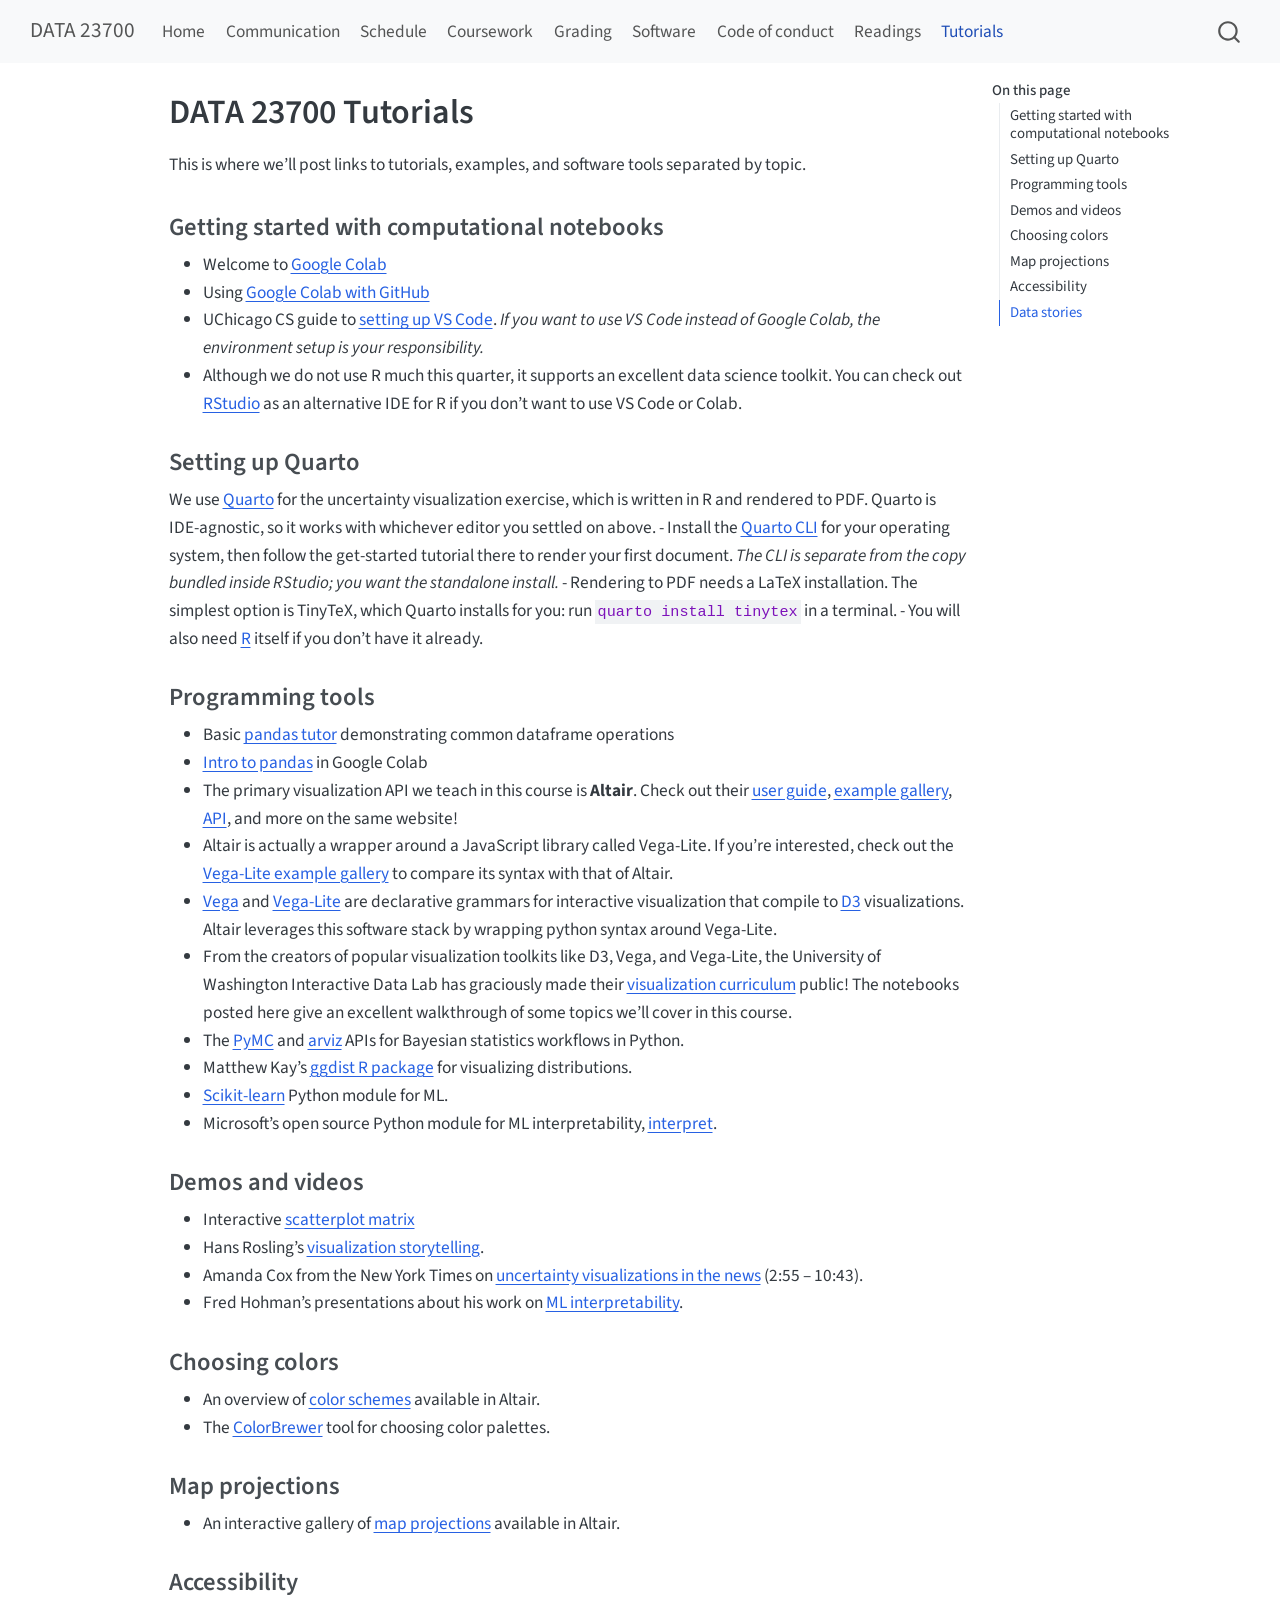
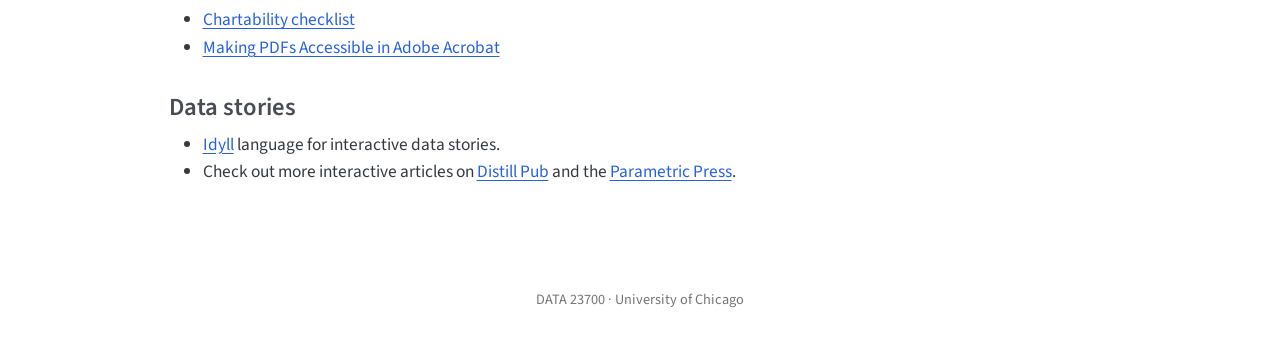
<file: docs/tutorials.html>
<!DOCTYPE html>
<html xmlns="http://www.w3.org/1999/xhtml" lang="en" xml:lang="en"><head>

<meta charset="utf-8">
<meta name="generator" content="quarto-1.10.18">

<meta name="viewport" content="width=device-width, initial-scale=1.0, user-scalable=yes">


<title>DATA 23700 Tutorials – DATA 23700</title>
<style>
/* Default styles provided by pandoc.
** See https://pandoc.org/MANUAL.html#variables-for-html for config info.
*/
span.smallcaps{font-variant: small-caps;}
div.columns{display: flex; gap: 1.5em;}
div.column{flex: auto;}
@media screen {
div.columns{gap: min(4vw, 1.5em);}
div.column{overflow-x: auto;}
}
div.hanging-indent{margin-left: 1.5em; text-indent: -1.5em;}
ul.task-list{list-style: none;}
ul.task-list li input[type="checkbox"] {
  width: 0.8em;
  margin: 0 0.8em 0.2em -1em; /* quarto-specific, see https://github.com/quarto-dev/quarto-cli/issues/4556 */ 
  vertical-align: middle;
}
</style>


<script src="site_libs/quarto-nav/quarto-nav.js"></script>
<script src="site_libs/quarto-nav/headroom.min.js"></script>
<script src="site_libs/clipboard/clipboard.min.js"></script>
<script src="site_libs/quarto-search/autocomplete.umd.js"></script>
<script src="site_libs/quarto-search/fuse.min.js"></script>
<script src="site_libs/quarto-search/quarto-search.js"></script>
<meta name="quarto:offset" content="./">
<script src="site_libs/quarto-html/quarto.js" type="module"></script>
<script src="site_libs/quarto-html/tabsets/tabsets.js" type="module"></script>
<script src="site_libs/quarto-html/popper.min.js"></script>
<script src="site_libs/quarto-html/tippy.umd.min.js"></script>
<script src="site_libs/quarto-html/anchor.min.js"></script>
<link href="site_libs/quarto-html/tippy.css" rel="stylesheet">
<link href="site_libs/quarto-html/quarto-syntax-highlighting-64a204ab8560d761af7679ceaba22944.css" rel="stylesheet" id="quarto-text-highlighting-styles">
<script src="site_libs/bootstrap/bootstrap.min.js"></script>
<link href="site_libs/bootstrap/bootstrap-icons.css" rel="stylesheet">
<link href="site_libs/bootstrap/bootstrap-445b8638c3d06994fee0907d791121c4.min.css" rel="stylesheet" append-hash="true" id="quarto-bootstrap" data-mode="light">
<script id="quarto-search-options" type="application/json">{
  "location": "navbar",
  "copy-button": false,
  "collapse-after": 3,
  "panel-placement": "end",
  "type": "overlay",
  "limit": 50,
  "keyboard-shortcut": [
    "f",
    "/",
    "s"
  ],
  "show-item-context": false,
  "language": {
    "search-no-results-text": "No results",
    "search-matching-documents-text": "matching documents",
    "search-copy-link-title": "Copy link to search",
    "search-hide-matches-text": "Hide additional matches",
    "search-more-match-text": "more match in this document",
    "search-more-matches-text": "more matches in this document",
    "search-clear-button-title": "Clear",
    "search-text-placeholder": "",
    "search-detached-cancel-button-title": "Cancel",
    "search-submit-button-title": "Submit",
    "search-label": "Search"
  }
}</script>


<link rel="stylesheet" href="styles.css">
</head>

<body class="nav-fixed quarto-light">

<div id="quarto-search-results"></div>
  <header id="quarto-header" class="headroom fixed-top">
    <nav class="navbar navbar-expand-lg " data-bs-theme="dark">
      <div class="navbar-container container-fluid">
      <div class="navbar-brand-container mx-auto">
    <a class="navbar-brand" href="./index.html">
    <span class="navbar-title">DATA 23700</span>
    </a>
  </div>
            <div id="quarto-search" class="" title="Search"></div>
          <button class="navbar-toggler" type="button" data-bs-toggle="collapse" data-bs-target="#navbarCollapse" aria-controls="navbarCollapse" role="menu" aria-expanded="false" aria-label="Toggle navigation" onclick="if (window.quartoToggleHeadroom) { window.quartoToggleHeadroom(); }">
  <span class="navbar-toggler-icon"></span>
</button>
          <div class="collapse navbar-collapse" id="navbarCollapse">
            <ul class="navbar-nav navbar-nav-scroll me-auto">
  <li class="nav-item">
    <a class="nav-link" href="./index.html"> 
<span class="menu-text">Home</span></a>
  </li>  
  <li class="nav-item">
    <a class="nav-link" href="./communication.html"> 
<span class="menu-text">Communication</span></a>
  </li>  
  <li class="nav-item">
    <a class="nav-link" href="./schedule.html"> 
<span class="menu-text">Schedule</span></a>
  </li>  
  <li class="nav-item">
    <a class="nav-link" href="./coursework.html"> 
<span class="menu-text">Coursework</span></a>
  </li>  
  <li class="nav-item">
    <a class="nav-link" href="./grading.html"> 
<span class="menu-text">Grading</span></a>
  </li>  
  <li class="nav-item">
    <a class="nav-link" href="./software.html"> 
<span class="menu-text">Software</span></a>
  </li>  
  <li class="nav-item">
    <a class="nav-link" href="./code-of-conduct.html"> 
<span class="menu-text">Code of conduct</span></a>
  </li>  
  <li class="nav-item">
    <a class="nav-link" href="./readings.html"> 
<span class="menu-text">Readings</span></a>
  </li>  
  <li class="nav-item">
    <a class="nav-link active" href="./tutorials.html" aria-current="page"> 
<span class="menu-text">Tutorials</span></a>
  </li>  
</ul>
          </div> <!-- /navcollapse -->
            <div class="quarto-navbar-tools">
</div>
      </div> <!-- /container-fluid -->
    </nav>
</header>
<!-- content -->
<div id="quarto-content" class="quarto-container page-columns page-rows-contents page-layout-article page-navbar">
<!-- sidebar -->
<!-- margin-sidebar -->
    <div id="quarto-margin-sidebar" class="sidebar margin-sidebar">
        <nav id="TOC" role="doc-toc" class="toc-active">
    <h2 id="toc-title">On this page</h2>
   
  <ul>
  <li><a href="#getting-started-with-computational-notebooks" id="toc-getting-started-with-computational-notebooks" class="nav-link active" data-scroll-target="#getting-started-with-computational-notebooks">Getting started with computational notebooks</a></li>
  <li><a href="#setting-up-quarto" id="toc-setting-up-quarto" class="nav-link" data-scroll-target="#setting-up-quarto">Setting up Quarto</a></li>
  <li><a href="#programming-tools" id="toc-programming-tools" class="nav-link" data-scroll-target="#programming-tools">Programming tools</a></li>
  <li><a href="#demos-and-videos" id="toc-demos-and-videos" class="nav-link" data-scroll-target="#demos-and-videos">Demos and videos</a></li>
  <li><a href="#choosing-colors" id="toc-choosing-colors" class="nav-link" data-scroll-target="#choosing-colors">Choosing colors</a></li>
  <li><a href="#map-projections" id="toc-map-projections" class="nav-link" data-scroll-target="#map-projections">Map projections</a></li>
  <li><a href="#accessibility" id="toc-accessibility" class="nav-link" data-scroll-target="#accessibility">Accessibility</a></li>
  <li><a href="#data-stories" id="toc-data-stories" class="nav-link" data-scroll-target="#data-stories">Data stories</a></li>
  </ul>
</nav>
    </div>
<!-- main -->
<main class="content" id="quarto-document-content">

<header id="title-block-header" class="quarto-title-block default">
<div class="quarto-title">
<h1 class="title">DATA 23700 Tutorials</h1>
</div>



<div class="quarto-title-meta">

    
  
    
  </div>
  


</header>


<p>This is where we’ll post links to tutorials, examples, and software tools separated by topic.</p>
<section id="getting-started-with-computational-notebooks" class="level3">
<h3 class="anchored" data-anchor-id="getting-started-with-computational-notebooks">Getting started with computational notebooks</h3>
<ul>
<li>Welcome to <a href="https://colab.research.google.com/drive/16pBJQePbqkz3QFV54L4NIkOn1kwpuRrj#scrollTo=u1wdmFKqylSI">Google Colab</a></li>
<li>Using <a href="https://colab.research.google.com/github/googlecolab/colabtools/blob/master/notebooks/colab-github-demo.ipynb">Google Colab with GitHub</a></li>
<li>UChicago CS guide to <a href="https://uchicago-cs.github.io/student-resource-guide/vscode/about.html">setting up VS Code</a>. <em>If you want to use VS Code instead of Google Colab, the environment setup is your responsibility.</em></li>
<li>Although we do not use R much this quarter, it supports an excellent data science toolkit. You can check out <a href="https://posit.co/download/rstudio-desktop/">RStudio</a> as an alternative IDE for R if you don’t want to use VS Code or Colab.</li>
</ul>
</section>
<section id="setting-up-quarto" class="level3">
<h3 class="anchored" data-anchor-id="setting-up-quarto">Setting up Quarto</h3>
<p>We use <a href="https://quarto.org/">Quarto</a> for the uncertainty visualization exercise, which is written in R and rendered to PDF. Quarto is IDE-agnostic, so it works with whichever editor you settled on above. - Install the <a href="https://quarto.org/docs/get-started/">Quarto CLI</a> for your operating system, then follow the get-started tutorial there to render your first document. <em>The CLI is separate from the copy bundled inside RStudio; you want the standalone install.</em> - Rendering to PDF needs a LaTeX installation. The simplest option is TinyTeX, which Quarto installs for you: run <code>quarto install tinytex</code> in a terminal. - You will also need <a href="https://cran.r-project.org/">R</a> itself if you don’t have it already.</p>
</section>
<section id="programming-tools" class="level3">
<h3 class="anchored" data-anchor-id="programming-tools">Programming tools</h3>
<ul>
<li>Basic <a href="https://pandastutor.com/">pandas tutor</a> demonstrating common dataframe operations</li>
<li><a href="https://colab.research.google.com/notebooks/mlcc/intro_to_pandas.ipynb#scrollTo=JndnmDMp66FL">Intro to pandas</a> in Google Colab</li>
<li>The primary visualization API we teach in this course is <strong>Altair</strong>. Check out their <a href="https://altair-viz.github.io/user_guide/data.html">user guide</a>, <a href="https://altair-viz.github.io/gallery/index.html">example gallery</a>, <a href="https://altair-viz.github.io/user_guide/api.html">API</a>, and more on the same website!</li>
<li>Altair is actually a wrapper around a JavaScript library called Vega-Lite. If you’re interested, check out the <a href="https://vega.github.io/vega-lite/examples/">Vega-Lite example gallery</a> to compare its syntax with that of Altair.</li>
<li><a href="https://vega.github.io/vega/">Vega</a> and <a href="https://vega.github.io/vega-lite/">Vega-Lite</a> are declarative grammars for interactive visualization that compile to <a href="https://d3js.org/">D3</a> visualizations. Altair leverages this software stack by wrapping python syntax around Vega-Lite.</li>
<li>From the creators of popular visualization toolkits like D3, Vega, and Vega-Lite, the University of Washington Interactive Data Lab has graciously made their <a href="https://github.com/uwdata/visualization-curriculum">visualization curriculum</a> public! The notebooks posted here give an excellent walkthrough of some topics we’ll cover in this course.</li>
<li>The <a href="https://www.pymc.io/welcome.html">PyMC</a> and <a href="https://python.arviz.org/en/stable/examples/index.html">arviz</a> APIs for Bayesian statistics workflows in Python.</li>
<li>Matthew Kay’s <a href="https://mjskay.github.io/ggdist/">ggdist R package</a> for visualizing distributions.</li>
<li><a href="https://scikit-learn.org/stable/">Scikit-learn</a> Python module for ML.</li>
<li>Microsoft’s open source Python module for ML interpretability, <a href="https://github.com/interpretml/interpret/">interpret</a>.</li>
</ul>
</section>
<section id="demos-and-videos" class="level3">
<h3 class="anchored" data-anchor-id="demos-and-videos">Demos and videos</h3>
<ul>
<li>Interactive <a href="https://vega.github.io/vega/examples/brushing-scatter-plots/">scatterplot matrix</a></li>
<li>Hans Rosling’s <a href="https://www.youtube.com/watch?v=hVimVzgtD6w">visualization storytelling</a>.</li>
<li>Amanda Cox from the New York Times on <a href="https://www.youtube.com/watch?v=0L1tGo-DvD0">uncertainty visualizations in the news</a> (2:55 – 10:43).</li>
<li>Fred Hohman’s presentations about his work on <a href="https://fredhohman.com/dissertation/">ML interpretability</a>.</li>
</ul>
</section>
<section id="choosing-colors" class="level3">
<h3 class="anchored" data-anchor-id="choosing-colors">Choosing colors</h3>
<ul>
<li>An overview of <a href="https://observablehq.com/@d3/color-schemes">color schemes</a> available in Altair.</li>
<li>The <a href="https://colorbrewer2.org/#type=sequential&amp;scheme=BuGn&amp;n=3">ColorBrewer</a> tool for choosing color palettes.</li>
</ul>
</section>
<section id="map-projections" class="level3">
<h3 class="anchored" data-anchor-id="map-projections">Map projections</h3>
<ul>
<li>An interactive gallery of <a href="https://observablehq.com/@d3/projection-transitions">map projections</a> available in Altair.</li>
</ul>
</section>
<section id="accessibility" class="level3">
<h3 class="anchored" data-anchor-id="accessibility">Accessibility</h3>
<ul>
<li><a href="https://chartability.github.io/POUR-CAF/">Chartability checklist</a></li>
<li><a href="https://www.youtube.com/watch?v=N8sjpJlmkXs">Making PDFs Accessible in Adobe Acrobat</a></li>
</ul>
</section>
<section id="data-stories" class="level3">
<h3 class="anchored" data-anchor-id="data-stories">Data stories</h3>
<ul>
<li><a href="https://idyll-lang.org/gallery">Idyll</a> language for interactive data stories.</li>
<li>Check out more interactive articles on <a href="https://distill.pub/">Distill Pub</a> and the <a href="https://parametric.press/issue-02/">Parametric Press</a>.</li>
</ul>


</section>

</main> <!-- /main -->
<script id="quarto-html-after-body" type="application/javascript">
  window.document.addEventListener("DOMContentLoaded", function (event) {
    const icon = "";
    const anchorJS = new window.AnchorJS();
    anchorJS.options = {
      placement: 'right',
      icon: icon
    };
    anchorJS.add('.anchored');
    const isCodeAnnotation = (el) => {
      for (const clz of el.classList) {
        if (clz.startsWith('code-annotation-')) {                     
          return true;
        }
      }
      return false;
    }
    const onCopySuccess = function(e) {
      // button target
      const button = e.trigger;
      // don't keep focus
      button.blur();
      // flash "checked"
      button.classList.add('code-copy-button-checked');
      var currentTitle = button.getAttribute("title");
      button.setAttribute("title", "Copied!");
      let tooltip;
      if (window.bootstrap) {
        button.setAttribute("data-bs-toggle", "tooltip");
        button.setAttribute("data-bs-placement", "left");
        button.setAttribute("data-bs-title", "Copied!");
        tooltip = new bootstrap.Tooltip(button, 
          { trigger: "manual", 
            customClass: "code-copy-button-tooltip",
            offset: [0, -8]});
        tooltip.show();    
      }
      setTimeout(function() {
        if (tooltip) {
          tooltip.hide();
          button.removeAttribute("data-bs-title");
          button.removeAttribute("data-bs-toggle");
          button.removeAttribute("data-bs-placement");
        }
        button.setAttribute("title", currentTitle);
        button.classList.remove('code-copy-button-checked');
      }, 1000);
      // clear code selection
      e.clearSelection();
    }
    const getTextToCopy = function(trigger) {
      const outerScaffold = trigger.parentElement.cloneNode(true);
      const codeEl = outerScaffold.querySelector('code');
      for (const childEl of codeEl.children) {
        if (isCodeAnnotation(childEl)) {
          childEl.remove();
        }
      }
      return codeEl.innerText;
    }
    const clipboard = new window.ClipboardJS('.code-copy-button:not([data-in-quarto-modal])', {
      text: getTextToCopy
    });
    clipboard.on('success', onCopySuccess);
    if (window.document.getElementById('quarto-embedded-source-code-modal')) {
      const clipboardModal = new window.ClipboardJS('.code-copy-button[data-in-quarto-modal]', {
        text: getTextToCopy,
        container: window.document.getElementById('quarto-embedded-source-code-modal')
      });
      clipboardModal.on('success', onCopySuccess);
    }
      var localhostRegex = new RegExp(/^(?:http|https):\/\/localhost\:?[0-9]*\//);
      var mailtoRegex = new RegExp(/^mailto:/);
        var filterRegex = new RegExp("https:\/\/kalealex\.github\.io\/data23700\/");
      var isInternal = (href) => {
          return filterRegex.test(href) || localhostRegex.test(href) || mailtoRegex.test(href);
      }
      // Inspect non-navigation links and adorn them if external
     var links = window.document.querySelectorAll('a[href]:not(.nav-link):not(.navbar-brand):not(.toc-action):not(.sidebar-link):not(.sidebar-item-toggle):not(.pagination-link):not(.no-external):not([aria-hidden]):not(.dropdown-item):not(.quarto-navigation-tool):not(.about-link)');
      for (var i=0; i<links.length; i++) {
        const link = links[i];
        if (!isInternal(link.href)) {
          // undo the damage that might have been done by quarto-nav.js in the case of
          // links that we want to consider external
          if (link.dataset.originalHref !== undefined) {
            link.href = link.dataset.originalHref;
          }
        }
      }
    function tippyHover(el, contentFn, onTriggerFn, onUntriggerFn) {
      const config = {
        allowHTML: true,
        maxWidth: 500,
        delay: 100,
        arrow: false,
        appendTo: function(el) {
            return el.parentElement;
        },
        interactive: true,
        interactiveBorder: 10,
        theme: 'quarto',
        placement: 'bottom-start',
      };
      if (contentFn) {
        config.content = contentFn;
      }
      if (onTriggerFn) {
        config.onTrigger = onTriggerFn;
      }
      if (onUntriggerFn) {
        config.onUntrigger = onUntriggerFn;
      }
      window.tippy(el, config); 
    }
    const noterefs = window.document.querySelectorAll('a[role="doc-noteref"]');
    for (var i=0; i<noterefs.length; i++) {
      const ref = noterefs[i];
      tippyHover(ref, function() {
        // use id or data attribute instead here
        let href = ref.getAttribute('data-footnote-href') || ref.getAttribute('href');
        try { href = new URL(href).hash; } catch {}
        const id = href.replace(/^#\/?/, "");
        const note = window.document.getElementById(id);
        if (note) {
          return note.innerHTML;
        } else {
          return "";
        }
      });
    }
    const xrefs = window.document.querySelectorAll('a.quarto-xref');
    const processXRef = (id, note) => {
      // Strip column container classes
      const stripColumnClz = (el) => {
        el.classList.remove("page-full", "page-columns");
        if (el.children) {
          for (const child of el.children) {
            stripColumnClz(child);
          }
        }
      }
      stripColumnClz(note)
      if (id === null || id.startsWith('sec-')) {
        // Special case sections, only their first couple elements
        const container = document.createElement("div");
        if (note.children && note.children.length > 2) {
          container.appendChild(note.children[0].cloneNode(true));
          for (let i = 1; i < note.children.length; i++) {
            const child = note.children[i];
            if (child.tagName === "P" && child.innerText === "") {
              continue;
            } else {
              container.appendChild(child.cloneNode(true));
              break;
            }
          }
          if (window.Quarto?.typesetMath) {
            window.Quarto.typesetMath(container);
          }
          return container.innerHTML
        } else {
          if (window.Quarto?.typesetMath) {
            window.Quarto.typesetMath(note);
          }
          return note.innerHTML;
        }
      } else {
        // Remove any anchor links if they are present
        const anchorLink = note.querySelector('a.anchorjs-link');
        if (anchorLink) {
          anchorLink.remove();
        }
        if (window.Quarto?.typesetMath) {
          window.Quarto.typesetMath(note);
        }
        if (note.classList.contains("callout")) {
          return note.outerHTML;
        } else {
          return note.innerHTML;
        }
      }
    }
    for (var i=0; i<xrefs.length; i++) {
      const xref = xrefs[i];
      tippyHover(xref, undefined, function(instance) {
        instance.disable();
        let url = xref.getAttribute('href');
        let hash = undefined; 
        if (url.startsWith('#')) {
          hash = url;
        } else {
          try { hash = new URL(url).hash; } catch {}
        }
        if (hash) {
          const id = hash.replace(/^#\/?/, "");
          const note = window.document.getElementById(id);
          if (note !== null) {
            try {
              const html = processXRef(id, note.cloneNode(true));
              instance.setContent(html);
            } finally {
              instance.enable();
              instance.show();
            }
          } else {
            // See if we can fetch this
            fetch(url.split('#')[0])
            .then(res => res.text())
            .then(html => {
              const parser = new DOMParser();
              const htmlDoc = parser.parseFromString(html, "text/html");
              const note = htmlDoc.getElementById(id);
              if (note !== null) {
                const html = processXRef(id, note);
                instance.setContent(html);
              } 
            }).finally(() => {
              instance.enable();
              instance.show();
            });
          }
        } else {
          // See if we can fetch a full url (with no hash to target)
          // This is a special case and we should probably do some content thinning / targeting
          fetch(url)
          .then(res => res.text())
          .then(html => {
            const parser = new DOMParser();
            const htmlDoc = parser.parseFromString(html, "text/html");
            const note = htmlDoc.querySelector('main.content');
            if (note !== null) {
              // This should only happen for chapter cross references
              // (since there is no id in the URL)
              // remove the first header
              if (note.children.length > 0 && note.children[0].tagName === "HEADER") {
                note.children[0].remove();
              }
              const html = processXRef(null, note);
              instance.setContent(html);
            } 
          }).finally(() => {
            instance.enable();
            instance.show();
          });
        }
      }, function(instance) {
      });
    }
        let selectedAnnoteEl;
        const selectorForAnnotation = ( cell, annotation) => {
          let cellAttr = 'data-code-cell="' + cell + '"';
          let lineAttr = 'data-code-annotation="' +  annotation + '"';
          const selector = 'span[' + cellAttr + '][' + lineAttr + ']';
          return selector;
        }
        const selectCodeLines = (annoteEl) => {
          const doc = window.document;
          const targetCell = annoteEl.getAttribute("data-target-cell");
          const targetAnnotation = annoteEl.getAttribute("data-target-annotation");
          const annoteSpan = window.document.querySelector(selectorForAnnotation(targetCell, targetAnnotation));
          const lines = annoteSpan.getAttribute("data-code-lines").split(",");
          const lineIds = lines.map((line) => {
            return targetCell + "-" + line;
          })
          let top = null;
          let height = null;
          let parent = null;
          if (lineIds.length > 0) {
              //compute the position of the single el (top and bottom and make a div)
              const el = window.document.getElementById(lineIds[0]);
              top = el.offsetTop;
              height = el.offsetHeight;
              parent = el.parentElement.parentElement;
            if (lineIds.length > 1) {
              const lastEl = window.document.getElementById(lineIds[lineIds.length - 1]);
              const bottom = lastEl.offsetTop + lastEl.offsetHeight;
              height = bottom - top;
            }
            if (top !== null && height !== null && parent !== null) {
              // cook up a div (if necessary) and position it 
              let div = window.document.getElementById("code-annotation-line-highlight");
              if (div === null) {
                div = window.document.createElement("div");
                div.setAttribute("id", "code-annotation-line-highlight");
                div.style.position = 'absolute';
                parent.appendChild(div);
              }
              div.style.top = top - 2 + "px";
              div.style.height = height + 4 + "px";
              div.style.left = 0;
              let gutterDiv = window.document.getElementById("code-annotation-line-highlight-gutter");
              if (gutterDiv === null) {
                gutterDiv = window.document.createElement("div");
                gutterDiv.setAttribute("id", "code-annotation-line-highlight-gutter");
                gutterDiv.style.position = 'absolute';
                const codeCell = window.document.getElementById(targetCell);
                const gutter = codeCell.querySelector('.code-annotation-gutter');
                gutter.appendChild(gutterDiv);
              }
              gutterDiv.style.top = top - 2 + "px";
              gutterDiv.style.height = height + 4 + "px";
            }
            selectedAnnoteEl = annoteEl;
          }
        };
        const unselectCodeLines = () => {
          const elementsIds = ["code-annotation-line-highlight", "code-annotation-line-highlight-gutter"];
          elementsIds.forEach((elId) => {
            const div = window.document.getElementById(elId);
            if (div) {
              div.remove();
            }
          });
          selectedAnnoteEl = undefined;
        };
          // Handle positioning of the toggle
      window.addEventListener(
        "resize",
        throttle(() => {
          elRect = undefined;
          if (selectedAnnoteEl) {
            selectCodeLines(selectedAnnoteEl);
          }
        }, 10)
      );
      function throttle(fn, ms) {
      let throttle = false;
      let timer;
        return (...args) => {
          if(!throttle) { // first call gets through
              fn.apply(this, args);
              throttle = true;
          } else { // all the others get throttled
              if(timer) clearTimeout(timer); // cancel #2
              timer = setTimeout(() => {
                fn.apply(this, args);
                timer = throttle = false;
              }, ms);
          }
        };
      }
        // Attach click handler to the DT
        const annoteDls = window.document.querySelectorAll('dt[data-target-cell]');
        for (const annoteDlNode of annoteDls) {
          annoteDlNode.addEventListener('click', (event) => {
            const clickedEl = event.target;
            if (clickedEl !== selectedAnnoteEl) {
              unselectCodeLines();
              const activeEl = window.document.querySelector('dt[data-target-cell].code-annotation-active');
              if (activeEl) {
                activeEl.classList.remove('code-annotation-active');
              }
              selectCodeLines(clickedEl);
              clickedEl.classList.add('code-annotation-active');
            } else {
              // Unselect the line
              unselectCodeLines();
              clickedEl.classList.remove('code-annotation-active');
            }
          });
        }
    const findCites = (el) => {
      const parentEl = el.parentElement;
      if (parentEl) {
        const cites = parentEl.dataset.cites;
        if (cites) {
          return {
            el,
            cites: cites.split(' ')
          };
        } else {
          return findCites(el.parentElement)
        }
      } else {
        return undefined;
      }
    };
    var bibliorefs = window.document.querySelectorAll('a[role="doc-biblioref"]');
    for (var i=0; i<bibliorefs.length; i++) {
      const ref = bibliorefs[i];
      const citeInfo = findCites(ref);
      if (citeInfo) {
        tippyHover(citeInfo.el, function() {
          var popup = window.document.createElement('div');
          citeInfo.cites.forEach(function(cite) {
            var citeDiv = window.document.createElement('div');
            citeDiv.classList.add('hanging-indent');
            citeDiv.classList.add('csl-entry');
            var biblioDiv = window.document.getElementById('ref-' + cite);
            if (biblioDiv) {
              citeDiv.innerHTML = biblioDiv.innerHTML;
            }
            popup.appendChild(citeDiv);
          });
          return popup.innerHTML;
        });
      }
    }
  });
  </script>
</div> <!-- /content -->
<footer class="footer">
  <div class="nav-footer">
    <div class="nav-footer-left">
      &nbsp;
    </div>   
    <div class="nav-footer-center">
<p>DATA 23700 · University of Chicago</p>
</div>
    <div class="nav-footer-right">
      &nbsp;
    </div>
  </div>
</footer>




</body></html>
</file>
<file: docs/site_libs/quarto-html/tippy.css>
.tippy-box[data-animation=fade][data-state=hidden]{opacity:0}[data-tippy-root]{max-width:calc(100vw - 10px)}.tippy-box{position:relative;background-color:#333;color:#fff;border-radius:4px;font-size:14px;line-height:1.4;white-space:normal;outline:0;transition-property:transform,visibility,opacity}.tippy-box[data-placement^=top]>.tippy-arrow{bottom:0}.tippy-box[data-placement^=top]>.tippy-arrow:before{bottom:-7px;left:0;border-width:8px 8px 0;border-top-color:initial;transform-origin:center top}.tippy-box[data-placement^=bottom]>.tippy-arrow{top:0}.tippy-box[data-placement^=bottom]>.tippy-arrow:before{top:-7px;left:0;border-width:0 8px 8px;border-bottom-color:initial;transform-origin:center bottom}.tippy-box[data-placement^=left]>.tippy-arrow{right:0}.tippy-box[data-placement^=left]>.tippy-arrow:before{border-width:8px 0 8px 8px;border-left-color:initial;right:-7px;transform-origin:center left}.tippy-box[data-placement^=right]>.tippy-arrow{left:0}.tippy-box[data-placement^=right]>.tippy-arrow:before{left:-7px;border-width:8px 8px 8px 0;border-right-color:initial;transform-origin:center right}.tippy-box[data-inertia][data-state=visible]{transition-timing-function:cubic-bezier(.54,1.5,.38,1.11)}.tippy-arrow{width:16px;height:16px;color:#333}.tippy-arrow:before{content:"";position:absolute;border-color:transparent;border-style:solid}.tippy-content{position:relative;padding:5px 9px;z-index:1}
</file>
<file: docs/site_libs/quarto-html/quarto-syntax-highlighting-64a204ab8560d761af7679ceaba22944.css>
/* quarto syntax highlight colors */
:root {
  --quarto-hl-ot-color: #003B4F;
  --quarto-hl-at-color: #657422;
  --quarto-hl-ss-color: #20794D;
  --quarto-hl-an-color: #5E5E5E;
  --quarto-hl-fu-color: #4758AB;
  --quarto-hl-st-color: #20794D;
  --quarto-hl-cf-color: #003B4F;
  --quarto-hl-op-color: #5E5E5E;
  --quarto-hl-er-color: #AD0000;
  --quarto-hl-bn-color: #AD0000;
  --quarto-hl-al-color: #AD0000;
  --quarto-hl-va-color: #111111;
  --quarto-hl-bu-color: inherit;
  --quarto-hl-ex-color: inherit;
  --quarto-hl-pp-color: #AD0000;
  --quarto-hl-in-color: #5E5E5E;
  --quarto-hl-vs-color: #20794D;
  --quarto-hl-wa-color: #5E5E5E;
  --quarto-hl-do-color: #5E5E5E;
  --quarto-hl-im-color: #00769E;
  --quarto-hl-ch-color: #20794D;
  --quarto-hl-dt-color: #AD0000;
  --quarto-hl-fl-color: #AD0000;
  --quarto-hl-co-color: #5E5E5E;
  --quarto-hl-cv-color: #5E5E5E;
  --quarto-hl-cn-color: #8f5902;
  --quarto-hl-sc-color: #5E5E5E;
  --quarto-hl-dv-color: #AD0000;
  --quarto-hl-kw-color: #003B4F;
}

/* other quarto variables */
:root {
  --quarto-font-monospace: SFMono-Regular, Menlo, Monaco, Consolas, "Liberation Mono", "Courier New", monospace;
}

/* syntax highlight based on Pandoc's rules */
pre > code.sourceCode > span {
  color: #003B4F;
}

code.sourceCode > span {
  color: #003B4F;
}

div.sourceCode,
div.sourceCode pre.sourceCode {
  color: #003B4F;
}

/* Normal */
code span {
  color: #003B4F;
}

/* Alert */
code span.al {
  color: #AD0000;
  font-style: inherit;
}

/* Annotation */
code span.an {
  color: #5E5E5E;
  font-style: inherit;
}

/* Attribute */
code span.at {
  color: #657422;
  font-style: inherit;
}

/* BaseN */
code span.bn {
  color: #AD0000;
  font-style: inherit;
}

/* BuiltIn */
code span.bu {
  font-style: inherit;
}

/* ControlFlow */
code span.cf {
  color: #003B4F;
  font-weight: bold;
  font-style: inherit;
}

/* Char */
code span.ch {
  color: #20794D;
  font-style: inherit;
}

/* Constant */
code span.cn {
  color: #8f5902;
  font-style: inherit;
}

/* Comment */
code span.co {
  color: #5E5E5E;
  font-style: inherit;
}

/* CommentVar */
code span.cv {
  color: #5E5E5E;
  font-style: italic;
}

/* Documentation */
code span.do {
  color: #5E5E5E;
  font-style: italic;
}

/* DataType */
code span.dt {
  color: #AD0000;
  font-style: inherit;
}

/* DecVal */
code span.dv {
  color: #AD0000;
  font-style: inherit;
}

/* Error */
code span.er {
  color: #AD0000;
  font-style: inherit;
}

/* Extension */
code span.ex {
  font-style: inherit;
}

/* Float */
code span.fl {
  color: #AD0000;
  font-style: inherit;
}

/* Function */
code span.fu {
  color: #4758AB;
  font-style: inherit;
}

/* Import */
code span.im {
  color: #00769E;
  font-style: inherit;
}

/* Information */
code span.in {
  color: #5E5E5E;
  font-style: inherit;
}

/* Keyword */
code span.kw {
  color: #003B4F;
  font-weight: bold;
  font-style: inherit;
}

/* Operator */
code span.op {
  color: #5E5E5E;
  font-style: inherit;
}

/* Other */
code span.ot {
  color: #003B4F;
  font-style: inherit;
}

/* Preprocessor */
code span.pp {
  color: #AD0000;
  font-style: inherit;
}

/* SpecialChar */
code span.sc {
  color: #5E5E5E;
  font-style: inherit;
}

/* SpecialString */
code span.ss {
  color: #20794D;
  font-style: inherit;
}

/* String */
code span.st {
  color: #20794D;
  font-style: inherit;
}

/* Variable */
code span.va {
  color: #111111;
  font-style: inherit;
}

/* VerbatimString */
code span.vs {
  color: #20794D;
  font-style: inherit;
}

/* Warning */
code span.wa {
  color: #5E5E5E;
  font-style: italic;
}

.prevent-inlining {
  content: "</";
}

/*# sourceMappingURL=9d8d5bb603a83b8298b89080a598c93b.css.map */
</file>
<file: docs/styles.css>
/* DATA 23700 course site. Hand-maintained alongside build.py. */

/* Keep prose at a readable measure; the syllabus is long and text-heavy. */
main {
  max-width: 54rem;
}

body {
  font-size: 1.02rem;
  line-height: 1.6;
}

/* Section headings need more air than the Bootstrap default, since the
   schedule and evaluation pages stack many of them. */
main h2 {
  margin-top: 2.4rem;
  padding-top: 0.6rem;
  border-top: 1px solid #e3e3e3;
}

main h3 {
  margin-top: 1.8rem;
}

/* The grading and office-hours tables carry real information. */
table {
  margin: 1.2rem 0;
}

table th {
  border-bottom: 2px solid #d0d0d0;
}

table td,
table th {
  padding: 0.4rem 0.7rem;
}

/* Deadline lines in the schedule are written as bold paragraphs in the
   README; give them a little standing without changing how they're written. */
main p > strong:only-child {
  display: inline-block;
  padding-top: 0.2rem;
}
</file>
